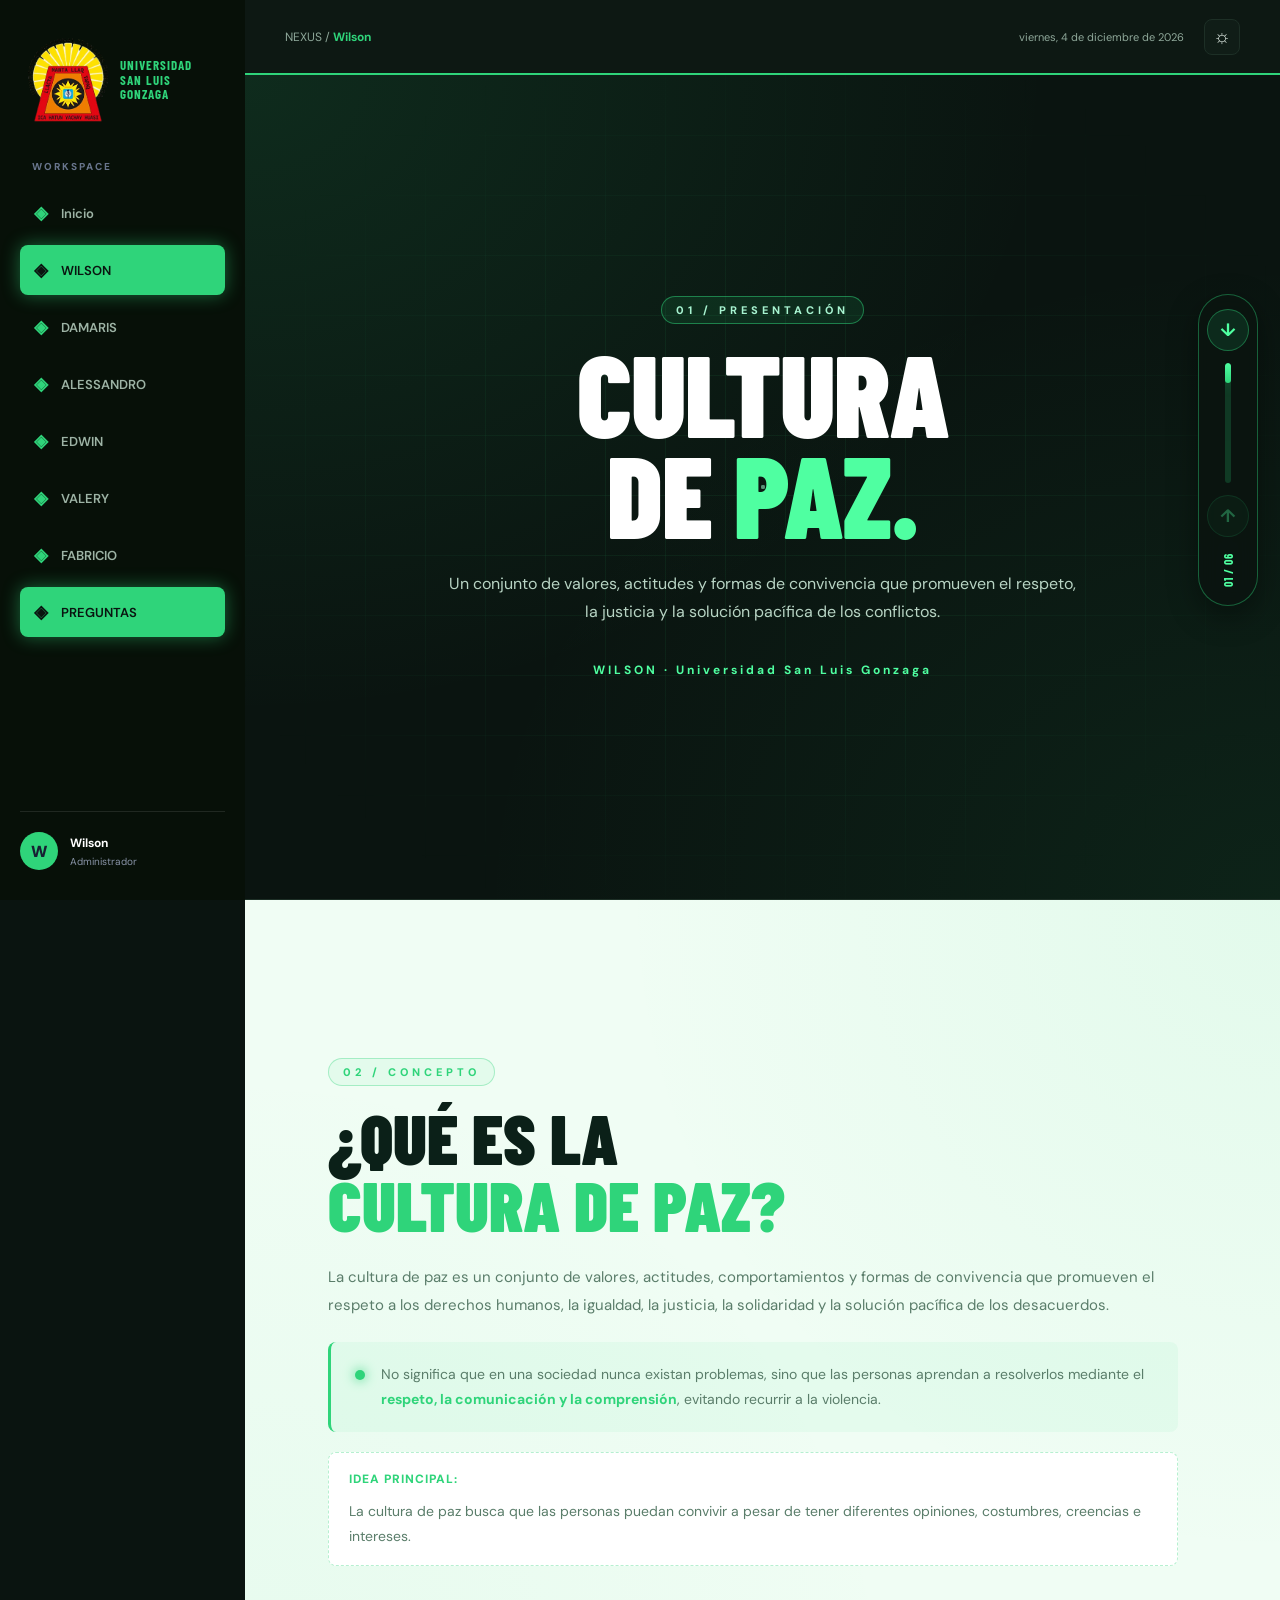
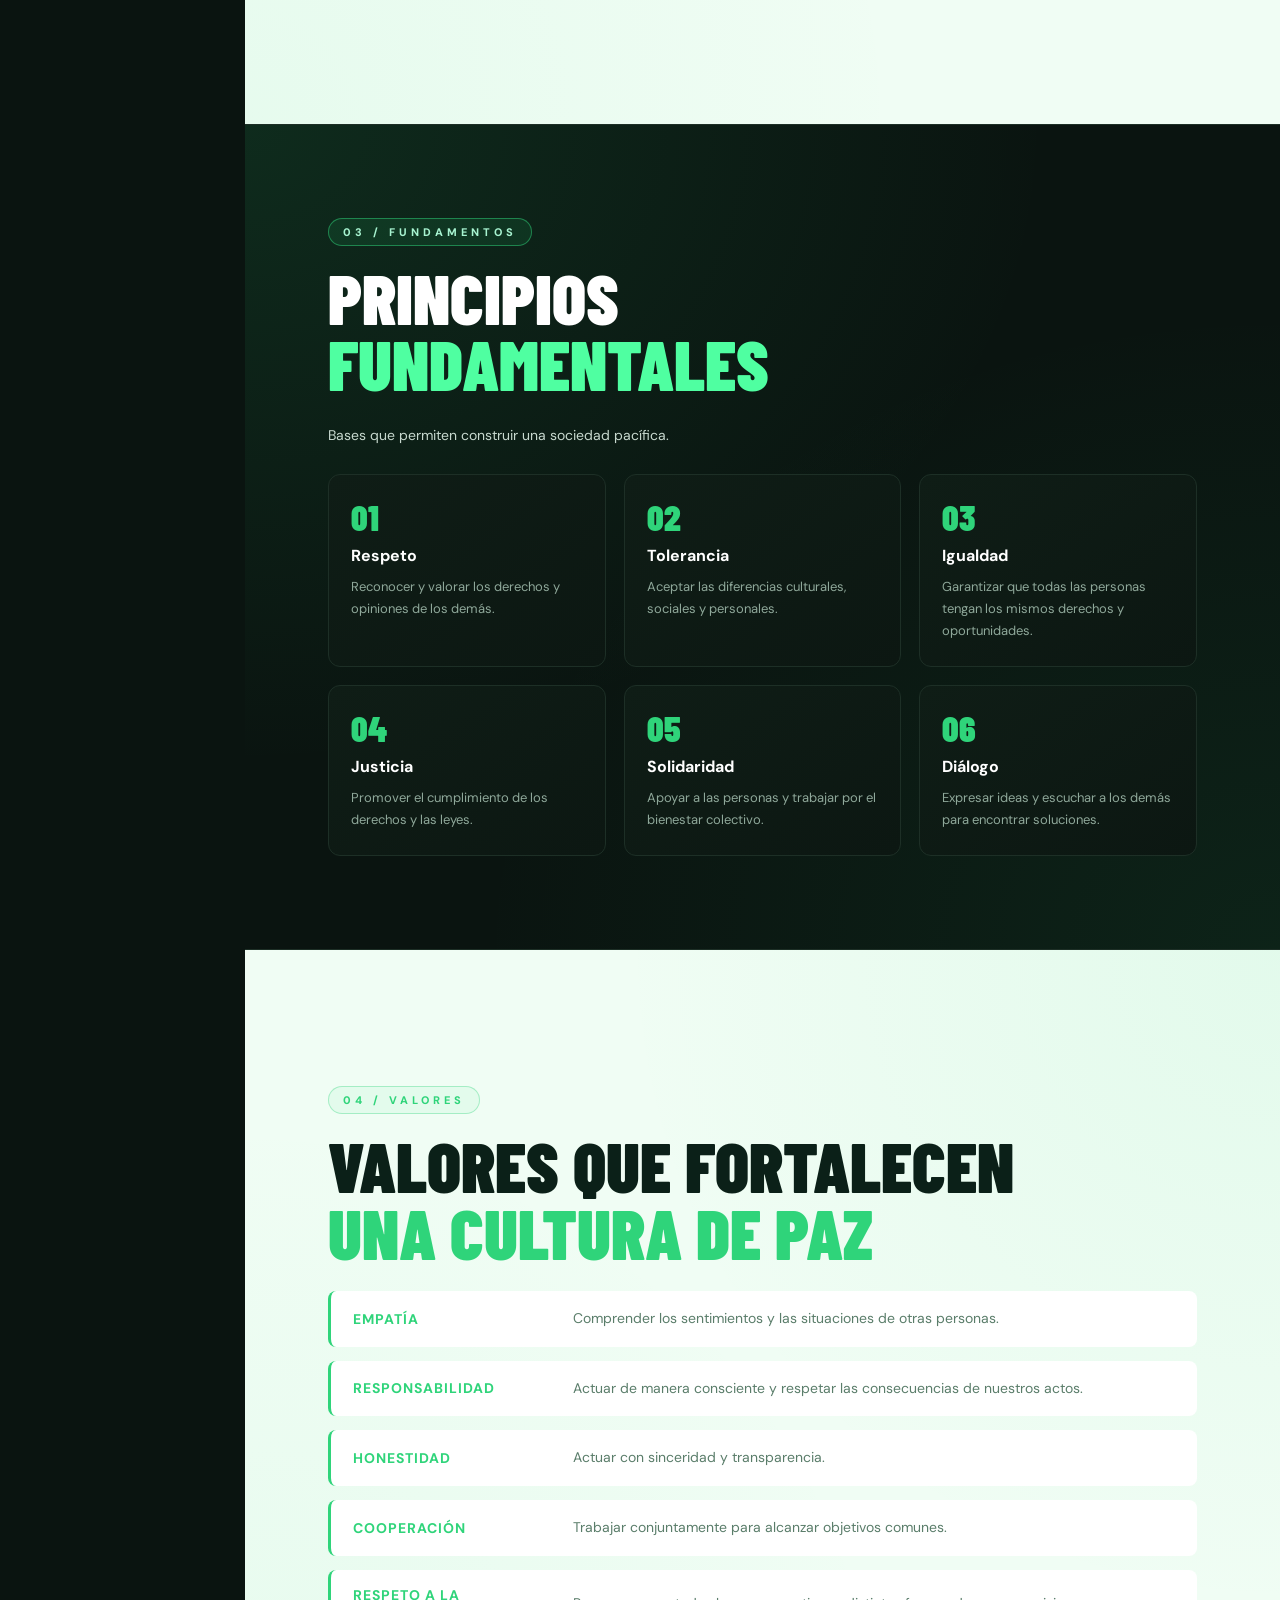
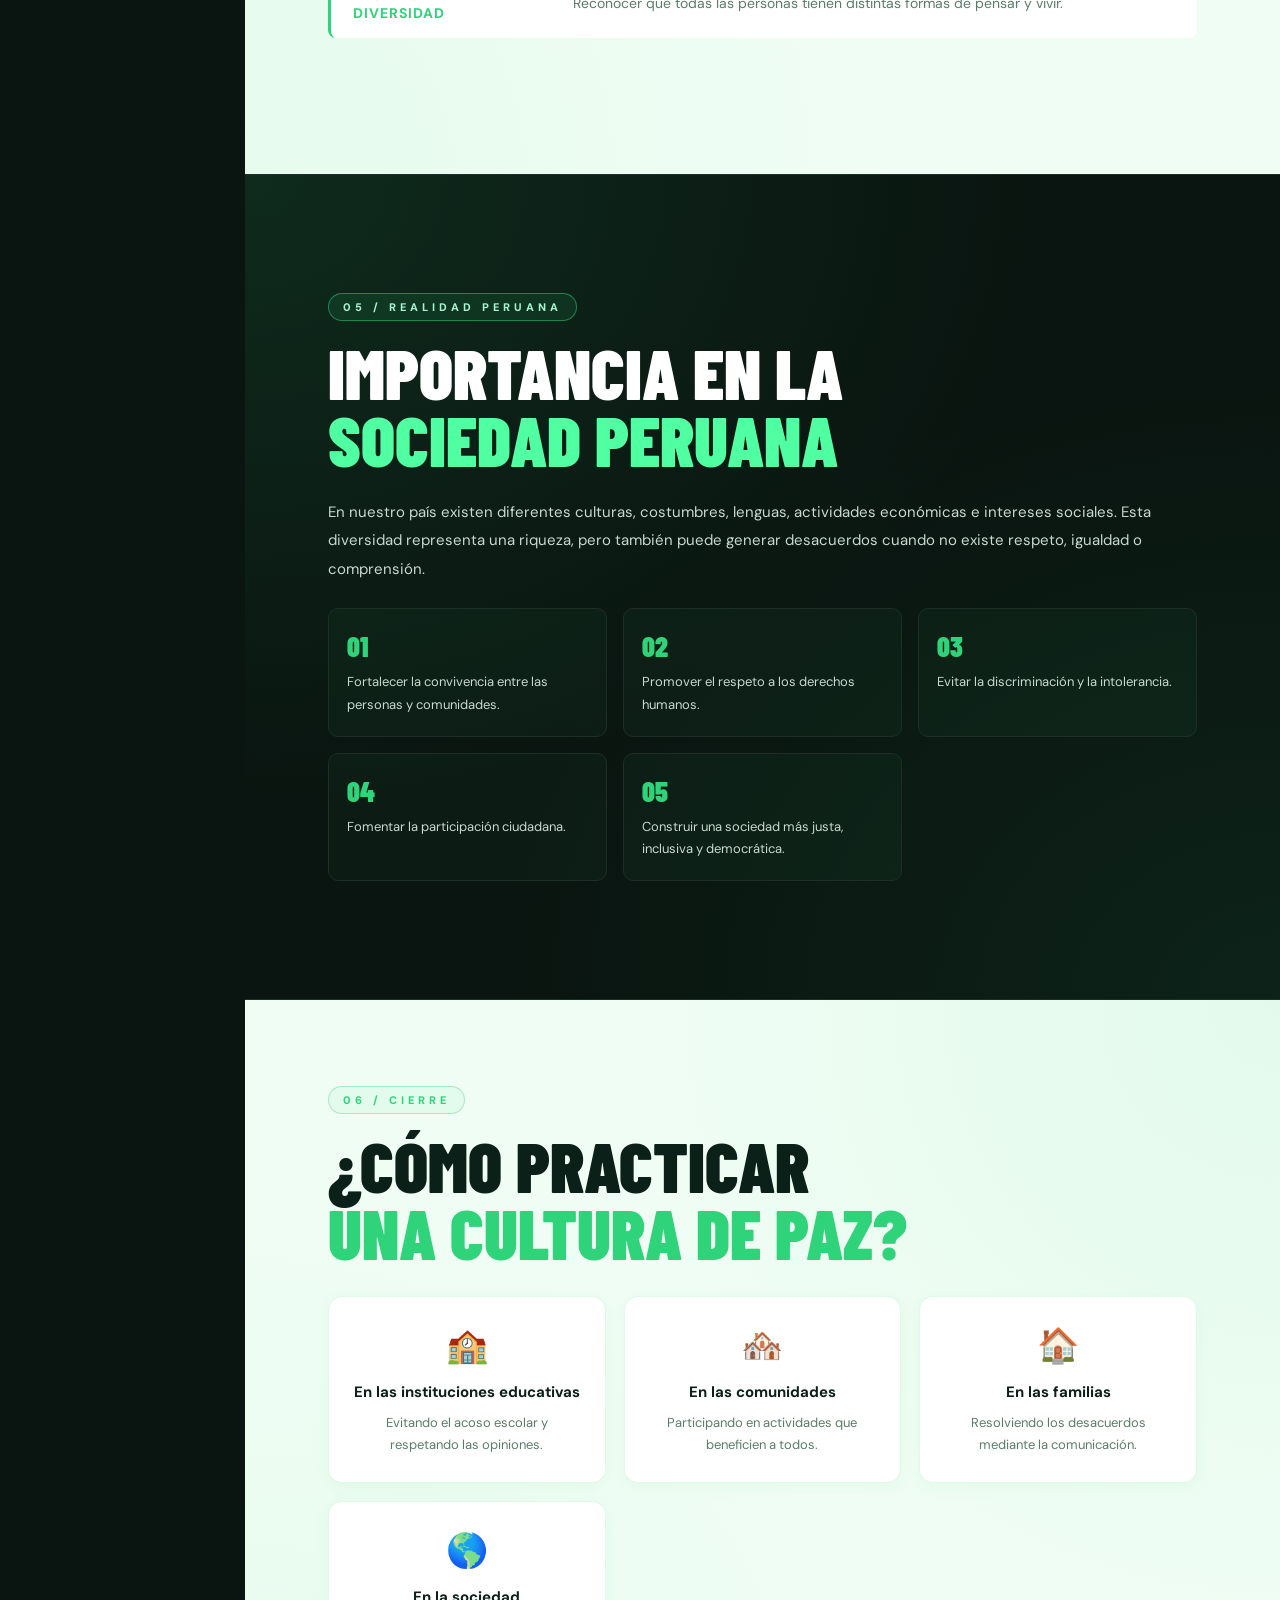
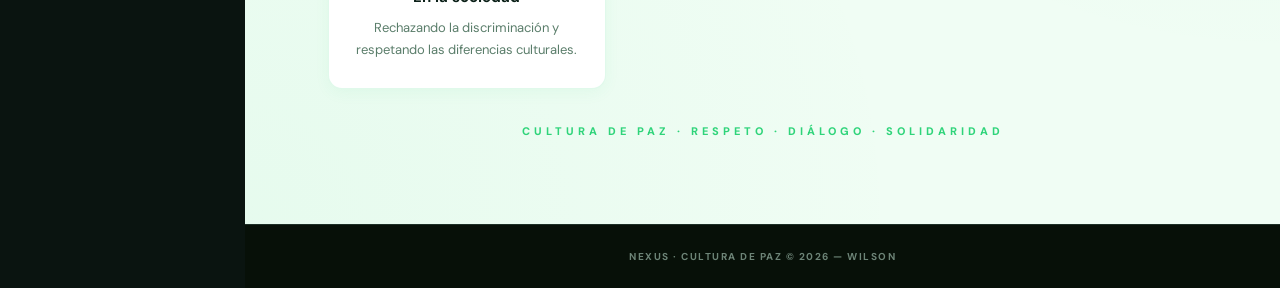
<file: 1_wilson.html>
<!DOCTYPE html>
<html lang="es">
<head>
<meta charset="UTF-8">
<meta name="viewport" content="width=device-width, initial-scale=1">
<title>NEXUS | Wilson — Cultura de Paz</title>
<link href="https://fonts.googleapis.com/css2?family=Barlow+Condensed:wght@500;600;700;800;900&family=DM+Sans:wght@400;500;600;700&display=swap" rel="stylesheet">
<link rel="stylesheet" href="css/style.css">
<link rel="stylesheet" href="css/wilson.css">
</head>
<body class="theme-paz">

<div class="app">

    <!-- ==================== SIDEBAR ==================== -->
    <aside class="sidebar">

        <div class="logo">
            <img src="LOGO.png" alt="Logo institucional">
            <span class="logo-text">UNIVERSIDAD<br>SAN LUIS GONZAGA</span>
        </div>

        <div class="section-label">WORKSPACE</div>

        <a class="nav-item" href="index.html">
            <span class="nav-icon">◈</span><span class="nav-text">Inicio</span>
        </a>
        <a class="nav-item active" href="1_wilson.html">
            <span class="nav-icon">◈</span><span class="nav-text">WILSON</span>
        </a>
        <a class="nav-item" href="2_damaris.html">
            <span class="nav-icon">◈</span><span class="nav-text">DAMARIS</span>
        </a>
        <a class="nav-item" href="3_alessandro.html">
            <span class="nav-icon">◈</span><span class="nav-text">ALESSANDRO</span>
        </a>
        <a class="nav-item" href="4_edwin.html">
            <span class="nav-icon">◈</span><span class="nav-text">EDWIN</span>
        </a>
        <a class="nav-item" href="5_valery.html">
            <span class="nav-icon">◈</span><span class="nav-text">VALERY</span>
        </a>
        <a class="nav-item" href="6_conclusion.html">
            <span class="nav-icon">◈</span><span class="nav-text">FABRICIO</span>
        </a>

        <a class="nav-item active" href="7_preguntas.html">
            <span class="nav-icon">◈</span><span class="nav-text">PREGUNTAS</span>
        </a>
        <div class="sidebar-bottom">
            <div class="profile">
                <div class="avatar">W</div>
                <div class="profile-info">
                    <strong>Wilson</strong>
                    <small>Administrador</small>
                </div>
            </div>
        </div>
    </aside>


    <!-- ==================== MAIN ==================== -->
    <main class="main">

        <header class="topbar">
            <div class="breadcrumb">NEXUS / <strong>Wilson</strong></div>
            <div class="top-actions">
                <span class="date" id="currentDate"></span>
                <button class="icon-btn" id="themeBtn">☼</button>
            </div>
        </header>


        <!-- ==================== PPT WRAPPER ==================== -->
        <div class="ppt-wrapper">

            <!-- SLIDE 1 — PORTADA (con animación de entrada) -->
            <section class="ppt-slide slide-dark paz-slide" data-slide>
                <div class="slide-bg grid-bg"></div>

                <!-- ANIMACIÓN DE ENTRADA: hojas + ondas de paz -->
                <div class="paz-aura">
                    <div class="paz-ring ring-1"></div>
                    <div class="paz-ring ring-2"></div>
                    <div class="paz-ring ring-3"></div>
                    <div class="paz-particles" id="pazParticles"></div>
                </div>

                <div class="slide-content center" style="position:relative; z-index:3;">
                    <span class="ppt-tag">01 / PRESENTACIÓN</span>
                    <h1 class="ppt-title">CULTURA<br>DE <span>PAZ.</span></h1>
                    <p class="ppt-subtitle">
                        Un conjunto de valores, actitudes y formas de convivencia
                        que promueven el respeto, la justicia y la solución pacífica
                        de los conflictos.
                    </p>
                    <div class="ppt-author">WILSON · Universidad San Luis Gonzaga</div>
                </div>
            </section>

            <!-- SLIDE 2 — ¿QUÉ ES? (clara) -->
            <section class="ppt-slide slide-light" data-slide>
                <div class="slide-content wide">
                    <span class="ppt-tag">02 / CONCEPTO</span>
                    <h2 class="ppt-heading">¿QUÉ ES LA<br><span>CULTURA DE PAZ?</span></h2>

                    <p class="ppt-text">
                        La cultura de paz es un conjunto de valores, actitudes,
                        comportamientos y formas de convivencia que promueven
                        el respeto a los derechos humanos, la igualdad, la justicia,
                        la solidaridad y la solución pacífica de los desacuerdos.
                    </p>

                    <div class="ppt-callout">
                        <div class="callout-dot"></div>
                        <p>
                            No significa que en una sociedad nunca existan problemas,
                            sino que las personas aprendan a resolverlos mediante el
                            <strong>respeto, la comunicación y la comprensión</strong>,
                            evitando recurrir a la violencia.
                        </p>
                    </div>

                    <p class="ppt-idea">
                        <span>IDEA PRINCIPAL:</span> La cultura de paz busca que las personas
                        puedan convivir a pesar de tener diferentes opiniones,
                        costumbres, creencias e intereses.
                    </p>
                </div>
            </section>

            <!-- SLIDE 3 — PRINCIPIOS (oscura) -->
            <section class="ppt-slide slide-dark" data-slide>
                <div class="slide-bg"></div>
                <div class="slide-content wide">
                    <span class="ppt-tag">03 / FUNDAMENTOS</span>
                    <h2 class="ppt-heading">PRINCIPIOS<br><span>FUNDAMENTALES</span></h2>
                    <p class="ppt-text small">Bases que permiten construir una sociedad pacífica.</p>

                    <div class="principles-grid">
                        <div class="principle-card"><div class="p-num">01</div><h3>Respeto</h3><p>Reconocer y valorar los derechos y opiniones de los demás.</p></div>
                        <div class="principle-card"><div class="p-num">02</div><h3>Tolerancia</h3><p>Aceptar las diferencias culturales, sociales y personales.</p></div>
                        <div class="principle-card"><div class="p-num">03</div><h3>Igualdad</h3><p>Garantizar que todas las personas tengan los mismos derechos y oportunidades.</p></div>
                        <div class="principle-card"><div class="p-num">04</div><h3>Justicia</h3><p>Promover el cumplimiento de los derechos y las leyes.</p></div>
                        <div class="principle-card"><div class="p-num">05</div><h3>Solidaridad</h3><p>Apoyar a las personas y trabajar por el bienestar colectivo.</p></div>
                        <div class="principle-card"><div class="p-num">06</div><h3>Diálogo</h3><p>Expresar ideas y escuchar a los demás para encontrar soluciones.</p></div>
                    </div>
                </div>
            </section>

            <!-- SLIDE 4 — VALORES (clara) -->
            <section class="ppt-slide slide-light" data-slide>
                <div class="slide-content wide">
                    <span class="ppt-tag">04 / VALORES</span>
                    <h2 class="ppt-heading">VALORES QUE FORTALECEN<br><span>UNA CULTURA DE PAZ</span></h2>

                    <ul class="values-list">
                        <li><strong>Empatía</strong><span>Comprender los sentimientos y las situaciones de otras personas.</span></li>
                        <li><strong>Responsabilidad</strong><span>Actuar de manera consciente y respetar las consecuencias de nuestros actos.</span></li>
                        <li><strong>Honestidad</strong><span>Actuar con sinceridad y transparencia.</span></li>
                        <li><strong>Cooperación</strong><span>Trabajar conjuntamente para alcanzar objetivos comunes.</span></li>
                        <li><strong>Respeto a la diversidad</strong><span>Reconocer que todas las personas tienen distintas formas de pensar y vivir.</span></li>
                    </ul>
                </div>
            </section>

            <!-- SLIDE 5 — IMPORTANCIA EN PERÚ (oscura) -->
            <section class="ppt-slide slide-dark" data-slide>
                <div class="slide-bg"></div>
                <div class="slide-content wide">
                    <span class="ppt-tag">05 / REALIDAD PERUANA</span>
                    <h2 class="ppt-heading">IMPORTANCIA EN LA<br><span>SOCIEDAD PERUANA</span></h2>

                    <p class="ppt-text">
                        En nuestro país existen diferentes culturas, costumbres, lenguas,
                        actividades económicas e intereses sociales. Esta diversidad
                        representa una riqueza, pero también puede generar desacuerdos
                        cuando no existe respeto, igualdad o comprensión.
                    </p>

                    <div class="reasons-grid">
                        <div class="reason"><span>01</span><p>Fortalecer la convivencia entre las personas y comunidades.</p></div>
                        <div class="reason"><span>02</span><p>Promover el respeto a los derechos humanos.</p></div>
                        <div class="reason"><span>03</span><p>Evitar la discriminación y la intolerancia.</p></div>
                        <div class="reason"><span>04</span><p>Fomentar la participación ciudadana.</p></div>
                        <div class="reason"><span>05</span><p>Construir una sociedad más justa, inclusiva y democrática.</p></div>
                    </div>
                </div>
            </section>

            <!-- SLIDE 6 — PRÁCTICA COTIDIANA + CIERRE (clara) -->
            <section class="ppt-slide slide-light final paz-slide" data-slide>
                <div class="paz-aura final-aura">
                    <div class="paz-ring ring-1"></div>
                    <div class="paz-ring ring-2"></div>
                    <div class="paz-particles" id="pazParticles2"></div>
                </div>

                <div class="slide-content" style="position:relative; z-index:3;">
                    <span class="ppt-tag">06 / CIERRE</span>
                    <h2 class="ppt-heading">¿CÓMO PRACTICAR<br><span>UNA CULTURA DE PAZ?</span></h2>

                    <div class="practice-grid">
                        <div class="practice-card">
                            <div class="p-icon">🏫</div>
                            <h3>En las instituciones educativas</h3>
                            <p>Evitando el acoso escolar y respetando las opiniones.</p>
                        </div>
                        <div class="practice-card">
                            <div class="p-icon">🏘️</div>
                            <h3>En las comunidades</h3>
                            <p>Participando en actividades que beneficien a todos.</p>
                        </div>
                        <div class="practice-card">
                            <div class="p-icon">🏠</div>
                            <h3>En las familias</h3>
                            <p>Resolviendo los desacuerdos mediante la comunicación.</p>
                        </div>
                        <div class="practice-card">
                            <div class="p-icon">🌎</div>
                            <h3>En la sociedad</h3>
                            <p>Rechazando la discriminación y respetando las diferencias culturales.</p>
                        </div>
                    </div>

                    <p class="ppt-final">CULTURA DE PAZ · RESPETO · DIÁLOGO · SOLIDARIDAD</p>
                </div>
            </section>

        </div>

        <!-- BOTÓN LATERAL DE NAVEGACIÓN -->
        <div class="ppt-nav">
            <button class="ppt-nav-btn" id="navDown" aria-label="Bajar sección">↓</button>
            <div class="ppt-progress"><div class="ppt-progress-fill" id="progressFill"></div></div>
            <button class="ppt-nav-btn" id="navUp" aria-label="Subir sección">↑</button>
            <span class="ppt-counter" id="slideCounter">01 / 06</span>
        </div>

        <footer class="footer">NEXUS · CULTURA DE PAZ © 2026 — WILSON</footer>

    </main>
</div>

<script>
/* ===== FECHA ===== */
const currentDate = document.getElementById("currentDate");
if (currentDate) {
    currentDate.textContent = new Date().toLocaleDateString("es-PE", {
        weekday: "long", day: "numeric", month: "long", year: "numeric"
    });
}

/* ===== MODO OSCURO ===== */
const themeBtn = document.getElementById("themeBtn");
if (themeBtn) {
    themeBtn.addEventListener("click", () => {
        document.body.classList.toggle("dark");
        themeBtn.textContent = document.body.classList.contains("dark") ? "☾" : "☼";
    });
}

/* ===== NAVEGACIÓN PPT ===== */
const slides = document.querySelectorAll("[data-slide]");
const navDown = document.getElementById("navDown");
const navUp = document.getElementById("navUp");
const progressFill = document.getElementById("progressFill");
const slideCounter = document.getElementById("slideCounter");
let current = 0;

function goToSlide(i) {
    current = Math.max(0, Math.min(slides.length - 1, i));
    slides[current].scrollIntoView({ behavior: "smooth", block: "start" });
    updateNav();
}

function updateNav() {
    let activeIndex = 0;
    slides.forEach((s, i) => {
        const rect = s.getBoundingClientRect();
        if (rect.top <= window.innerHeight / 2 && rect.bottom >= window.innerHeight / 2) {
            activeIndex = i;
        }
    });
    current = activeIndex;

    const pct = ((current + 1) / slides.length) * 100;
    if (progressFill) progressFill.style.height = pct + "%";
    if (slideCounter) slideCounter.textContent =
        String(current + 1).padStart(2, "0") + " / " + String(slides.length).padStart(2, "0");

    if (navUp) navUp.style.opacity = current === 0 ? "0.35" : "1";
    if (navDown) navDown.style.opacity = current === slides.length - 1 ? "0.35" : "1";
}

if (navDown) navDown.addEventListener("click", () => goToSlide(current + 1));
if (navUp)   navUp.addEventListener("click",   () => goToSlide(current - 1));

window.addEventListener("scroll", updateNav, { passive: true });
window.addEventListener("resize", updateNav);
updateNav();

document.addEventListener("keydown", (e) => {
    if (e.key === "ArrowDown" || e.key === "PageDown") goToSlide(current + 1);
    if (e.key === "ArrowUp"   || e.key === "PageUp")   goToSlide(current - 1);
});

/* ===== PARTÍCULAS DE PAZ (hojas flotantes) ===== */
function createPazParticles(containerId) {
    const container = document.getElementById(containerId);
    if (!container) return;
    for (let i = 0; i < 30; i++) {
        const p = document.createElement("div");
        p.className = "paz-particle";
        p.style.left = Math.random() * 100 + "%";
        p.style.top = Math.random() * 100 + "%";
        p.style.animationDelay = (Math.random() * 6) + "s";
        p.style.animationDuration = (5 + Math.random() * 5) + "s";
        const size = 4 + Math.random() * 6;
        p.style.width = size + "px";
        p.style.height = size + "px";
        container.appendChild(p);
    }
}
createPazParticles("pazParticles");
createPazParticles("pazParticles2");
</script>

</body>
</html>
</file>
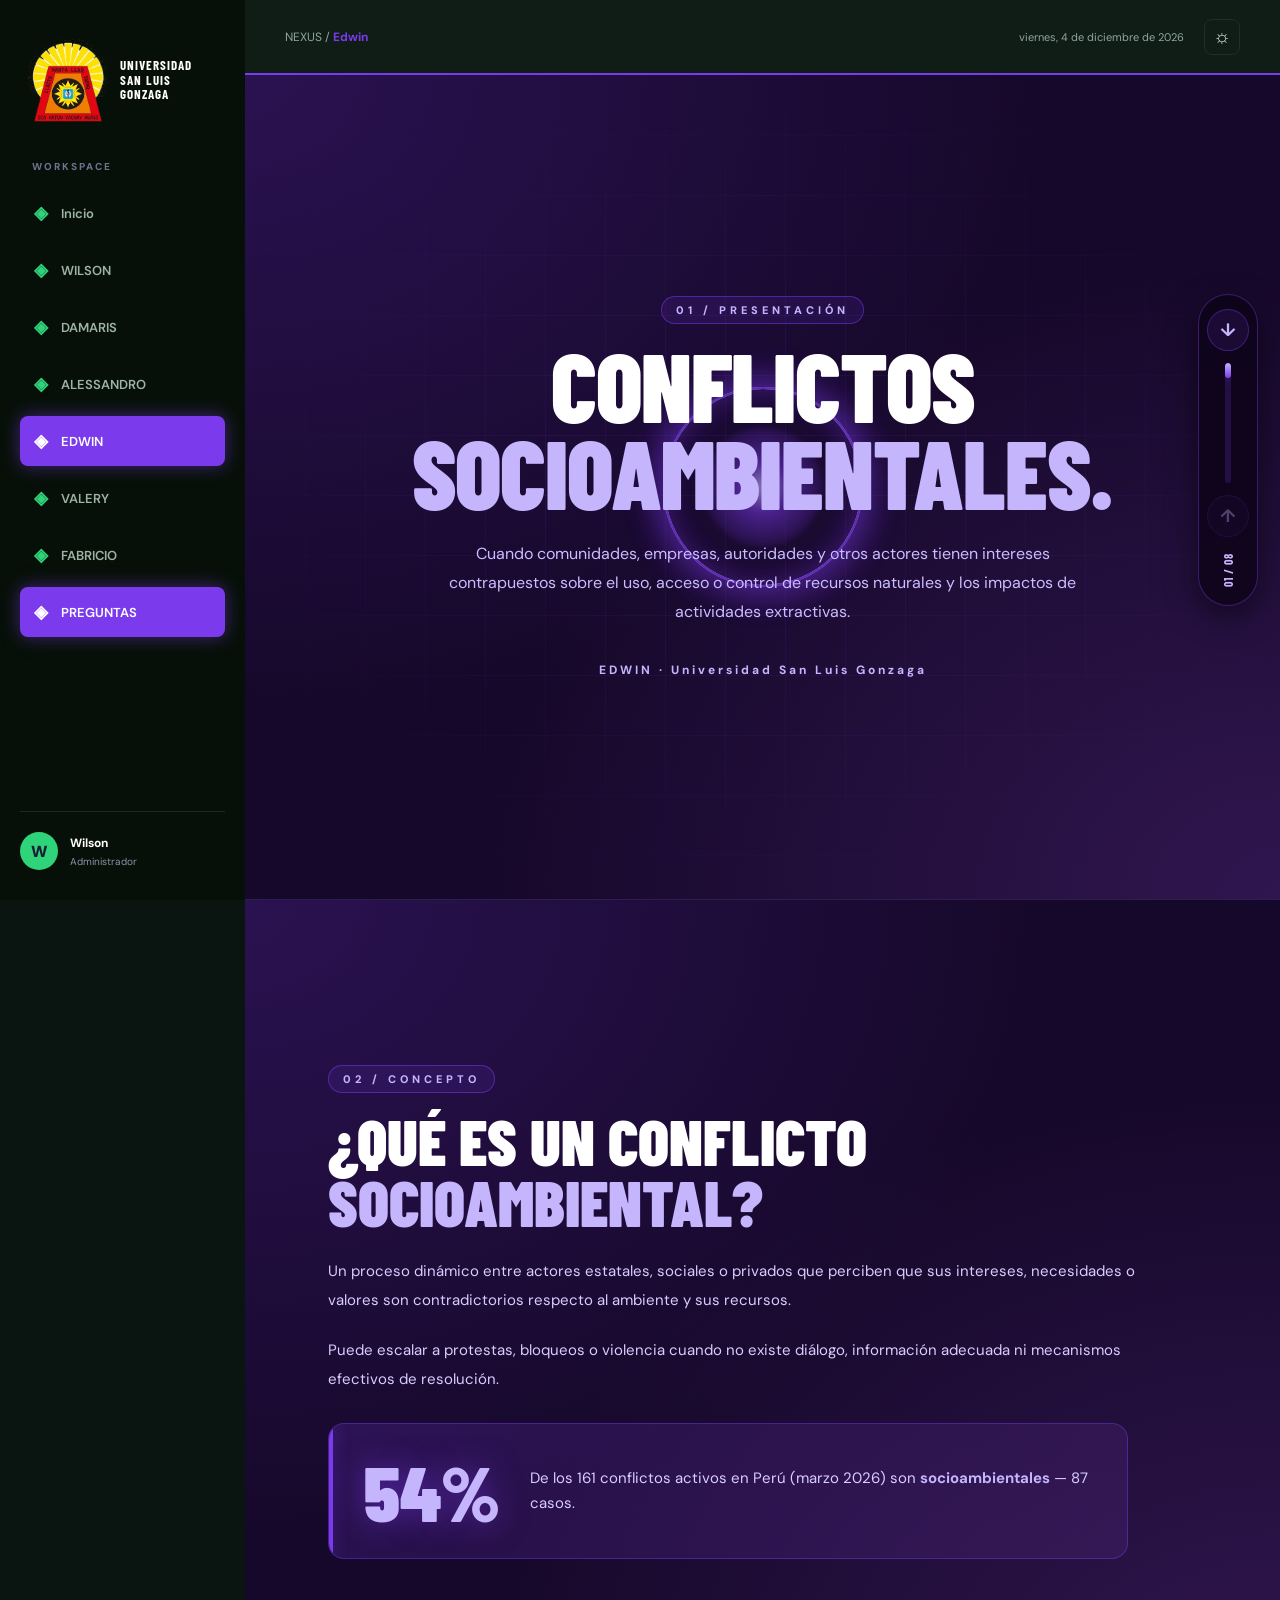
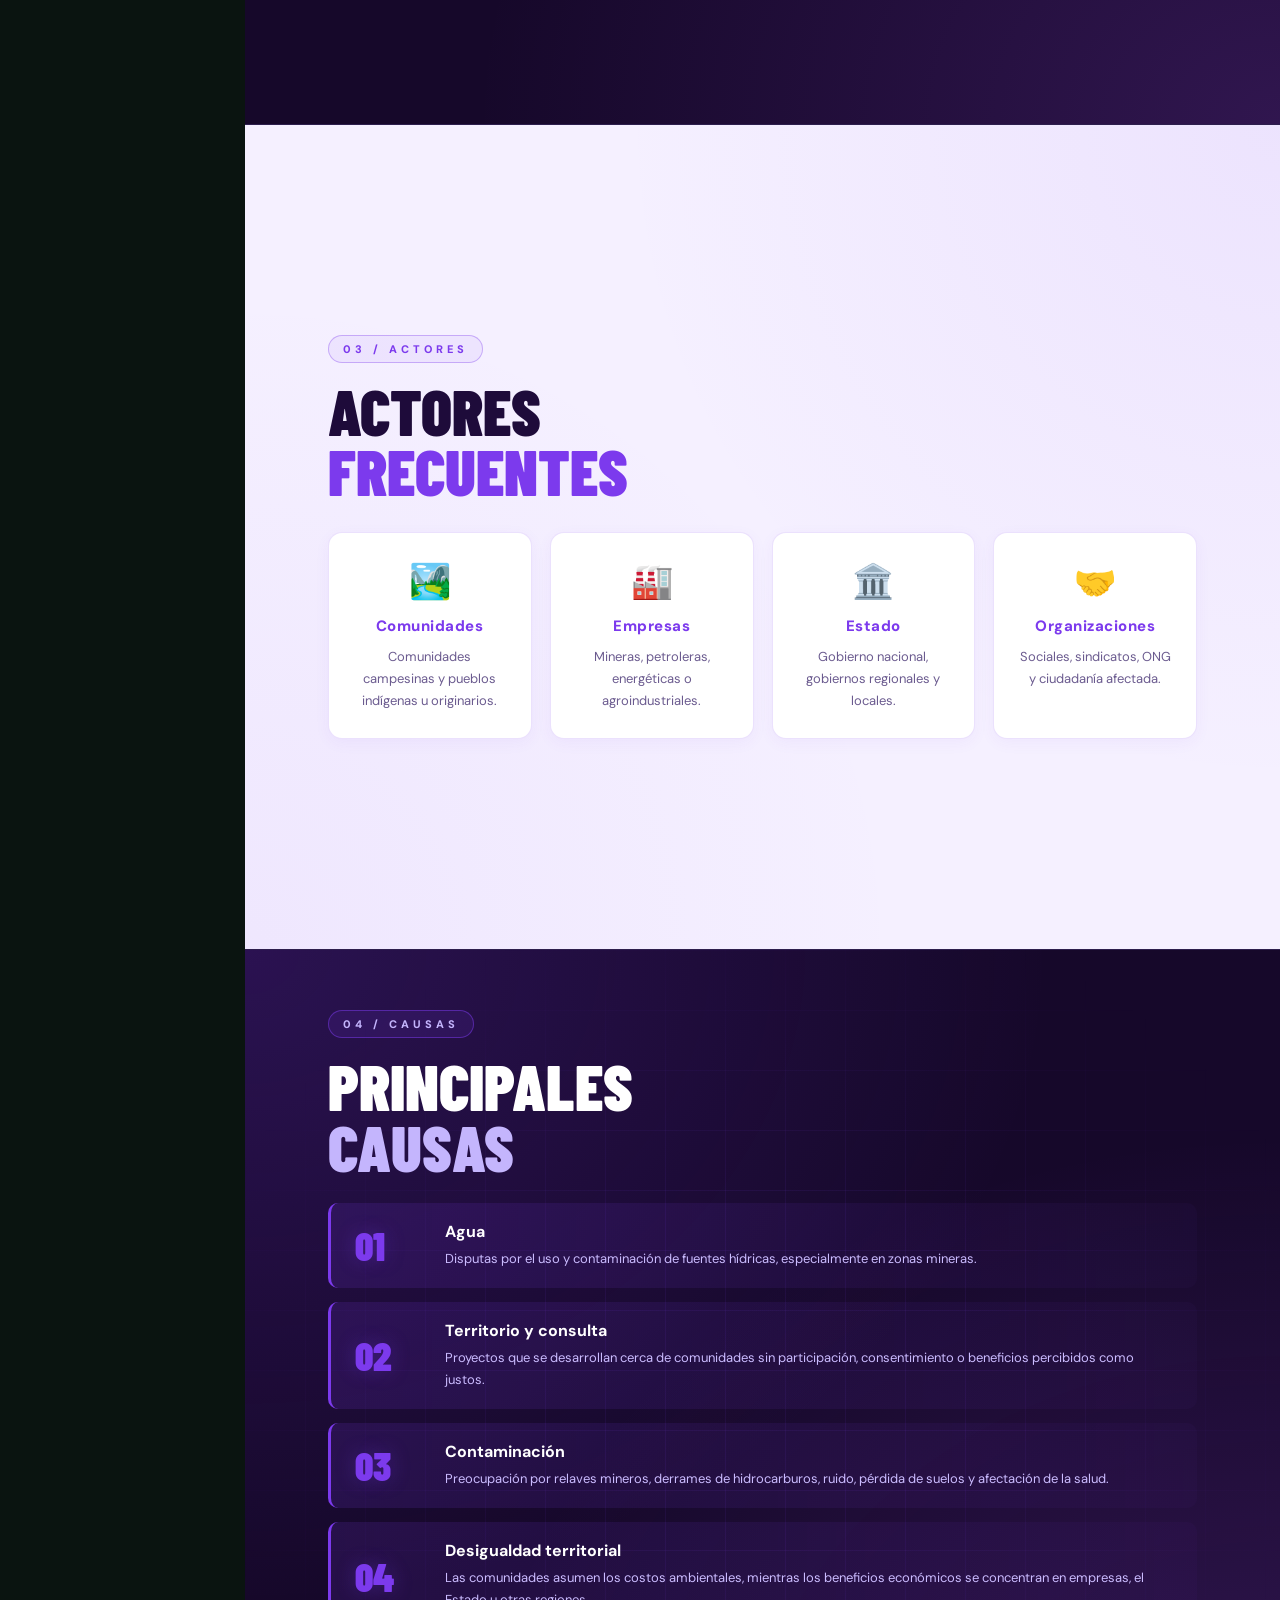
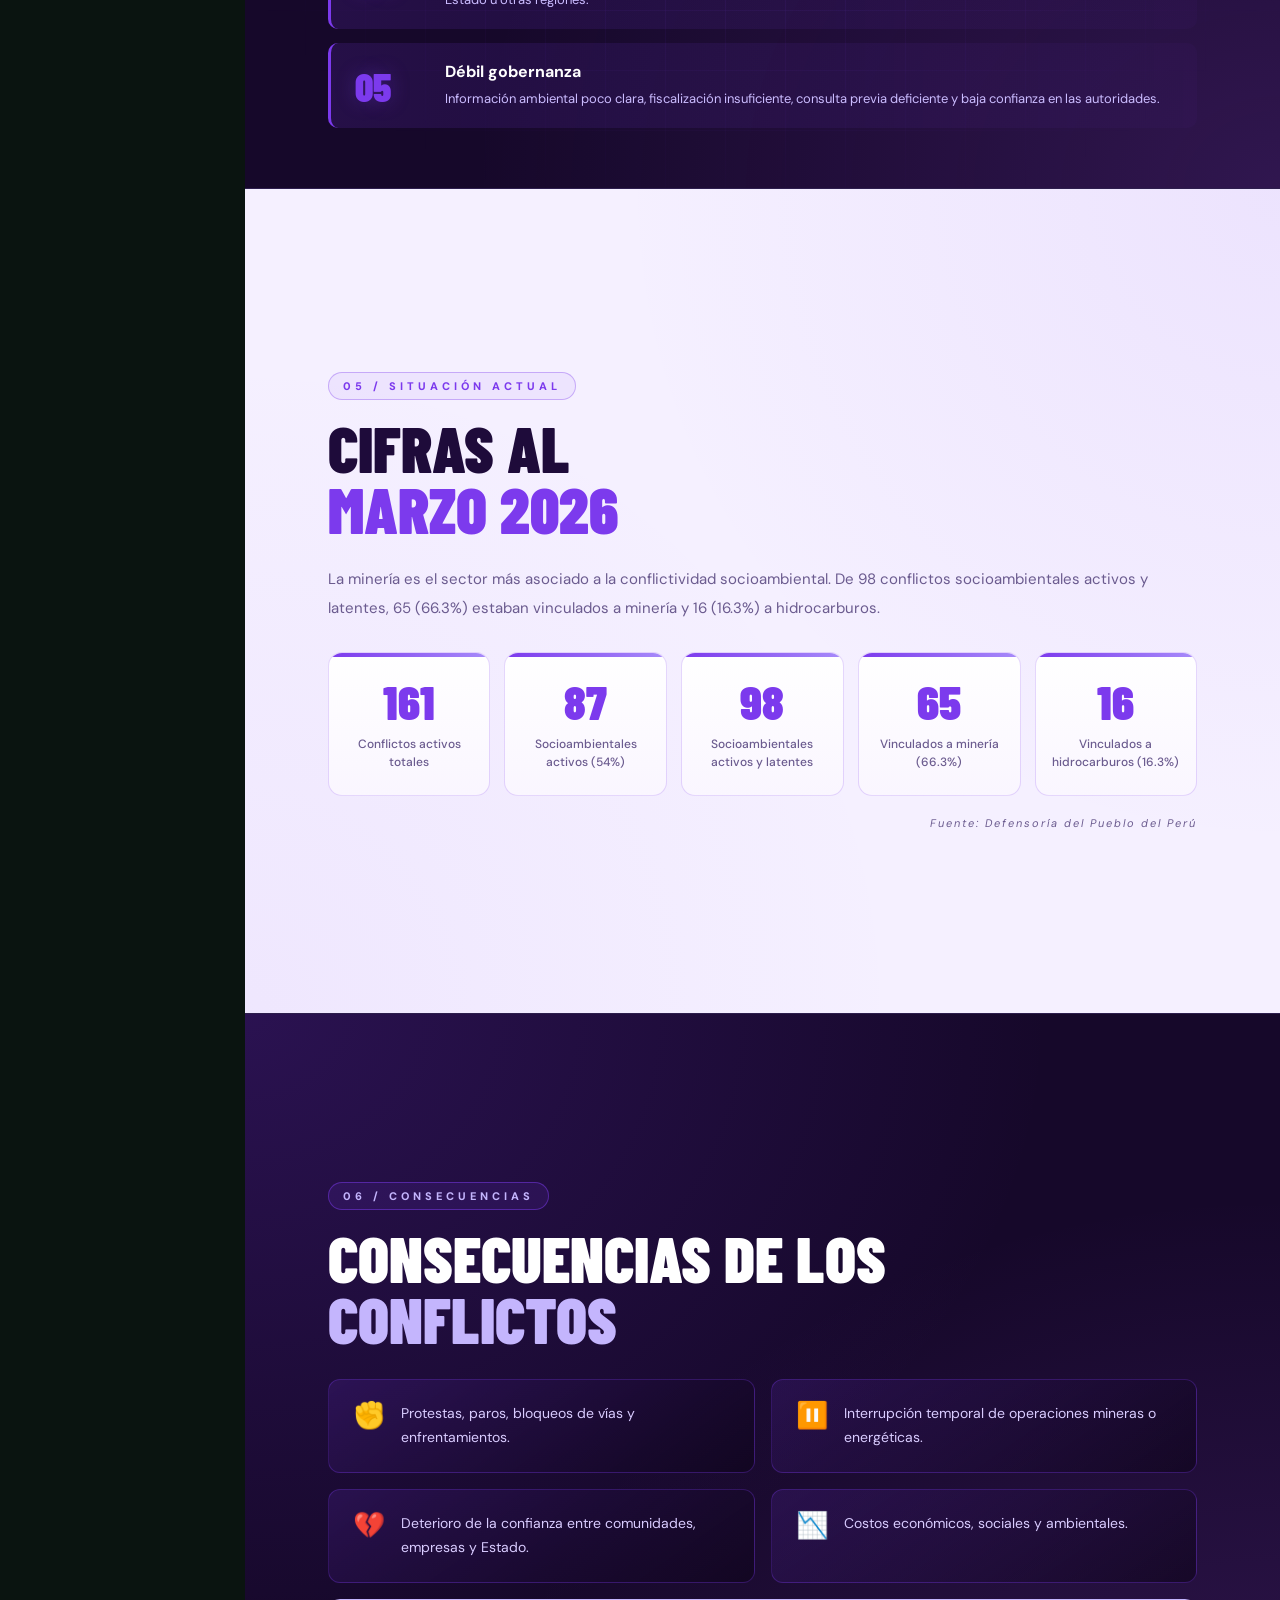
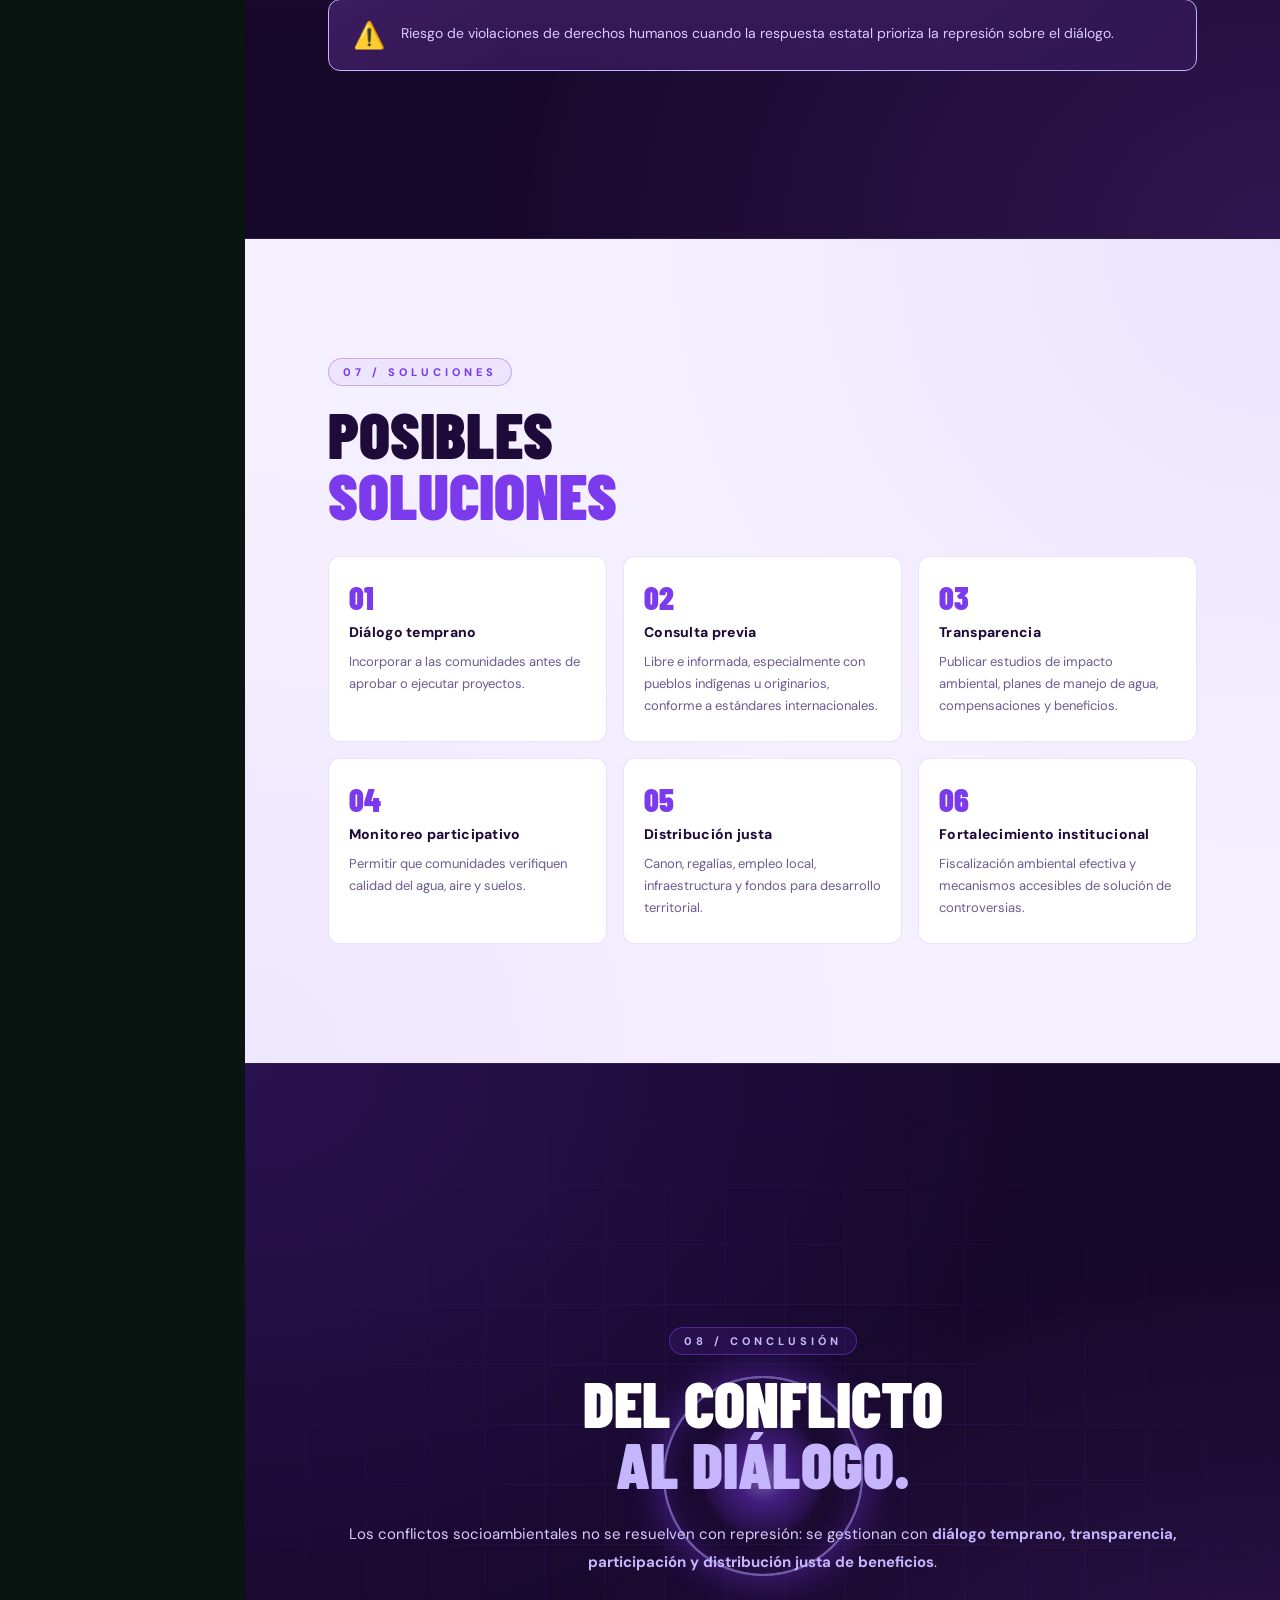
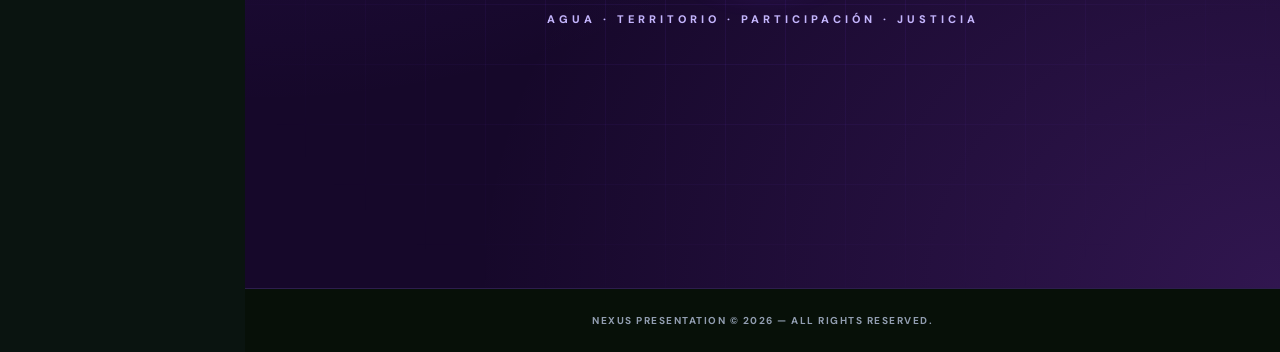
<file: 4_edwin.html>
<!DOCTYPE html>
<html lang="es">
<head>
<meta charset="UTF-8">
<meta name="viewport" content="width=device-width, initial-scale=1">
<title>NEXUS | Edwin — Conflictos Socioambientales</title>
<link href="https://fonts.googleapis.com/css2?family=Barlow+Condensed:wght@500;600;700;800;900&family=DM+Sans:wght@400;500;600;700&display=swap" rel="stylesheet">
<link rel="stylesheet" href="css/style.css">
<link rel="stylesheet" href="css/edwin.css">
</head>
<body class="theme-purpura">

<div class="app">

    <!-- ==================== SIDEBAR ==================== -->
    <aside class="sidebar">
        <div class="logo">
            <img src="LOGO.png" alt="Logo institucional">
            <span class="logo-text">UNIVERSIDAD<br>SAN LUIS GONZAGA</span>
        </div>

        <div class="section-label">WORKSPACE</div>

        <a class="nav-item" href="index.html">
            <span class="nav-icon">◈</span>
            <span class="nav-text">Inicio</span>
        </a>
        <a class="nav-item" href="1_wilson.html">
            <span class="nav-icon">◈</span>
            <span class="nav-text">WILSON</span>
        </a>
        <a class="nav-item" href="2_damaris.html">
            <span class="nav-icon">◈</span>
            <span class="nav-text">DAMARIS</span>
        </a>
        <a class="nav-item" href="3_alessandro.html">
            <span class="nav-icon">◈</span>
            <span class="nav-text">ALESSANDRO</span>
        </a>
        <a class="nav-item active" href="4_edwin.html">
            <span class="nav-icon">◈</span>
            <span class="nav-text">EDWIN</span>
        </a>
        <a class="nav-item" href="5_valery.html">
            <span class="nav-icon">◈</span>
            <span class="nav-text">VALERY</span>
        </a>

        <a class="nav-item" href="6_conclusion.html">
            <span class="nav-icon">◈</span><span class="nav-text">FABRICIO</span>
        </a>

        <a class="nav-item active" href="7_preguntas.html">
            <span class="nav-icon">◈</span><span class="nav-text">PREGUNTAS</span>
        </a>
        <div class="sidebar-bottom">
            <div class="profile">
                <div class="avatar">W</div>
                <div class="profile-info">
                    <strong>Wilson</strong>
                    <small>Administrador</small>
                </div>
            </div>
        </div>
    </aside>


    <!-- ==================== MAIN ==================== -->
    <main class="main">

        <header class="topbar">
            <div class="breadcrumb">NEXUS / <strong>Edwin</strong></div>
            <div class="top-actions">
                <span class="date" id="currentDate"></span>
                <button class="icon-btn" id="themeBtn">☼</button>
            </div>
        </header>


        <!-- ==================== PPT WRAPPER ==================== -->
        <div class="ppt-wrapper">

            <!-- SLIDE 1 — PORTADA con animación Gojo -->
            <section class="ppt-slide slide-dark" data-slide>
                <div class="slide-bg grid-bg"></div>

                <!-- Animación Gojo: energía púrpura -->
                <div class="gojo-aura">
                    <div class="gojo-ring ring-1"></div>
                    <div class="gojo-ring ring-2"></div>
                    <div class="gojo-ring ring-3"></div>
                    <div class="gojo-core"></div>
                    <div class="gojo-particles" id="gojoParticles"></div>
                </div>

                <div class="slide-content center" style="position:relative; z-index:3;">
                    <span class="ppt-tag">01 / PRESENTACIÓN</span>
                    <h1 class="ppt-title">CONFLICTOS<br><span>SOCIOAMBIENTALES.</span></h1>
                    <p class="ppt-subtitle">
                        Cuando comunidades, empresas, autoridades y otros actores tienen
                        intereses contrapuestos sobre el uso, acceso o control de recursos
                        naturales y los impactos de actividades extractivas.
                    </p>
                    <div class="ppt-author">EDWIN · Universidad San Luis Gonzaga</div>
                </div>
            </section>

            <!-- SLIDE 2 — ¿QUÉ SON? (oscura púrpura) -->
            <section class="ppt-slide slide-dark" data-slide>
                <div class="slide-bg"></div>
                <div class="slide-content wide">
                    <span class="ppt-tag">02 / CONCEPTO</span>
                    <h2 class="ppt-heading">¿QUÉ ES UN CONFLICTO<br><span>SOCIOAMBIENTAL?</span></h2>

                    <p class="ppt-text">
                        Un proceso dinámico entre actores estatales, sociales o privados
                        que perciben que sus intereses, necesidades o valores son
                        contradictorios respecto al ambiente y sus recursos.
                    </p>

                    <p class="ppt-text">
                        Puede escalar a protestas, bloqueos o violencia cuando no existe
                        diálogo, información adecuada ni mecanismos efectivos de resolución.
                    </p>

                    <div class="highlight-stat">
                        <div class="stat-number">54%</div>
                        <div class="stat-desc">
                            De los 161 conflictos activos en Perú (marzo 2026)
                            son <strong>socioambientales</strong> — 87 casos.
                        </div>
                    </div>
                </div>
            </section>

            <!-- SLIDE 3 — ACTORES (CLARA / lavanda) -->
            <section class="ppt-slide slide-light" data-slide>
                <div class="slide-content wide">
                    <span class="ppt-tag">03 / ACTORES</span>
                    <h2 class="ppt-heading">ACTORES<br><span>FRECUENTES</span></h2>

                    <div class="actors-grid">
                        <div class="actor-card">
                            <div class="a-icon">🏞️</div>
                            <h3>Comunidades</h3>
                            <p>Comunidades campesinas y pueblos indígenas u originarios.</p>
                        </div>
                        <div class="actor-card">
                            <div class="a-icon">🏭</div>
                            <h3>Empresas</h3>
                            <p>Mineras, petroleras, energéticas o agroindustriales.</p>
                        </div>
                        <div class="actor-card">
                            <div class="a-icon">🏛️</div>
                            <h3>Estado</h3>
                            <p>Gobierno nacional, gobiernos regionales y locales.</p>
                        </div>
                        <div class="actor-card">
                            <div class="a-icon">🤝</div>
                            <h3>Organizaciones</h3>
                            <p>Sociales, sindicatos, ONG y ciudadanía afectada.</p>
                        </div>
                    </div>
                </div>
            </section>

            <!-- SLIDE 4 — CAUSAS (oscura púrpura) -->
            <section class="ppt-slide slide-dark" data-slide>
                <div class="slide-bg grid-bg"></div>
                <div class="slide-content wide">
                    <span class="ppt-tag">04 / CAUSAS</span>
                    <h2 class="ppt-heading">PRINCIPALES<br><span>CAUSAS</span></h2>

                    <div class="causes-list">
                        <div class="cause-item">
                            <div class="c-num">01</div>
                            <div class="c-content">
                                <h3>Agua</h3>
                                <p>Disputas por el uso y contaminación de fuentes hídricas, especialmente en zonas mineras.</p>
                            </div>
                        </div>
                        <div class="cause-item">
                            <div class="c-num">02</div>
                            <div class="c-content">
                                <h3>Territorio y consulta</h3>
                                <p>Proyectos que se desarrollan cerca de comunidades sin participación, consentimiento o beneficios percibidos como justos.</p>
                            </div>
                        </div>
                        <div class="cause-item">
                            <div class="c-num">03</div>
                            <div class="c-content">
                                <h3>Contaminación</h3>
                                <p>Preocupación por relaves mineros, derrames de hidrocarburos, ruido, pérdida de suelos y afectación de la salud.</p>
                            </div>
                        </div>
                        <div class="cause-item">
                            <div class="c-num">04</div>
                            <div class="c-content">
                                <h3>Desigualdad territorial</h3>
                                <p>Las comunidades asumen los costos ambientales, mientras los beneficios económicos se concentran en empresas, el Estado u otras regiones.</p>
                            </div>
                        </div>
                        <div class="cause-item">
                            <div class="c-num">05</div>
                            <div class="c-content">
                                <h3>Débil gobernanza</h3>
                                <p>Información ambiental poco clara, fiscalización insuficiente, consulta previa deficiente y baja confianza en las autoridades.</p>
                            </div>
                        </div>
                    </div>
                </div>
            </section>

            <!-- SLIDE 5 — SITUACIÓN ACTUAL (CLARA / lavanda) -->
            <section class="ppt-slide slide-light" data-slide>
                <div class="slide-content wide">
                    <span class="ppt-tag">05 / SITUACIÓN ACTUAL</span>
                    <h2 class="ppt-heading">CIFRAS AL<br><span>MARZO 2026</span></h2>

                    <p class="ppt-text">
                        La minería es el sector más asociado a la conflictividad socioambiental.
                        De 98 conflictos socioambientales activos y latentes, 65 (66.3%) estaban
                        vinculados a minería y 16 (16.3%) a hidrocarburos.
                    </p>

                    <div class="stats-grid">
                        <div class="stat-card">
                            <div class="s-big">161</div>
                            <div class="s-label">Conflictos activos totales</div>
                        </div>
                        <div class="stat-card">
                            <div class="s-big">87</div>
                            <div class="s-label">Socioambientales activos (54%)</div>
                        </div>
                        <div class="stat-card">
                            <div class="s-big">98</div>
                            <div class="s-label">Socioambientales activos y latentes</div>
                        </div>
                        <div class="stat-card">
                            <div class="s-big">65</div>
                            <div class="s-label">Vinculados a minería (66.3%)</div>
                        </div>
                        <div class="stat-card">
                            <div class="s-big">16</div>
                            <div class="s-label">Vinculados a hidrocarburos (16.3%)</div>
                        </div>
                    </div>

                    <p class="ppt-source">Fuente: Defensoría del Pueblo del Perú</p>
                </div>
            </section>

            <!-- SLIDE 6 — CONSECUENCIAS (oscura púrpura) -->
            <section class="ppt-slide slide-dark" data-slide>
                <div class="slide-bg"></div>
                <div class="slide-content wide">
                    <span class="ppt-tag">06 / CONSECUENCIAS</span>
                    <h2 class="ppt-heading">CONSECUENCIAS DE LOS<br><span>CONFLICTOS</span></h2>

                    <div class="consequences-list">
                        <div class="cons-card">
                            <div class="cons-icon">✊</div>
                            <p>Protestas, paros, bloqueos de vías y enfrentamientos.</p>
                        </div>
                        <div class="cons-card">
                            <div class="cons-icon">⏸️</div>
                            <p>Interrupción temporal de operaciones mineras o energéticas.</p>
                        </div>
                        <div class="cons-card">
                            <div class="cons-icon">💔</div>
                            <p>Deterioro de la confianza entre comunidades, empresas y Estado.</p>
                        </div>
                        <div class="cons-card">
                            <div class="cons-icon">📉</div>
                            <p>Costos económicos, sociales y ambientales.</p>
                        </div>
                        <div class="cons-card wide-card">
                            <div class="cons-icon">⚠️</div>
                            <p>Riesgo de violaciones de derechos humanos cuando la respuesta estatal prioriza la represión sobre el diálogo.</p>
                        </div>
                    </div>
                </div>
            </section>

            <!-- SLIDE 7 — SOLUCIONES (CLARA / lavanda) -->
            <section class="ppt-slide slide-light" data-slide>
                <div class="slide-content wide">
                    <span class="ppt-tag">07 / SOLUCIONES</span>
                    <h2 class="ppt-heading">POSIBLES<br><span>SOLUCIONES</span></h2>

                    <div class="solutions-grid">
                        <div class="sol-card">
                            <div class="sol-num">01</div>
                            <h3>Diálogo temprano</h3>
                            <p>Incorporar a las comunidades antes de aprobar o ejecutar proyectos.</p>
                        </div>
                        <div class="sol-card">
                            <div class="sol-num">02</div>
                            <h3>Consulta previa</h3>
                            <p>Libre e informada, especialmente con pueblos indígenas u originarios, conforme a estándares internacionales.</p>
                        </div>
                        <div class="sol-card">
                            <div class="sol-num">03</div>
                            <h3>Transparencia</h3>
                            <p>Publicar estudios de impacto ambiental, planes de manejo de agua, compensaciones y beneficios.</p>
                        </div>
                        <div class="sol-card">
                            <div class="sol-num">04</div>
                            <h3>Monitoreo participativo</h3>
                            <p>Permitir que comunidades verifiquen calidad del agua, aire y suelos.</p>
                        </div>
                        <div class="sol-card">
                            <div class="sol-num">05</div>
                            <h3>Distribución justa</h3>
                            <p>Canon, regalías, empleo local, infraestructura y fondos para desarrollo territorial.</p>
                        </div>
                        <div class="sol-card">
                            <div class="sol-num">06</div>
                            <h3>Fortalecimiento institucional</h3>
                            <p>Fiscalización ambiental efectiva y mecanismos accesibles de solución de controversias.</p>
                        </div>
                    </div>
                </div>
            </section>

            <!-- SLIDE 8 — CIERRE con animación Gojo -->
            <section class="ppt-slide slide-dark final" data-slide>
                <div class="slide-bg grid-bg"></div>

                <!-- Animación Gojo en el cierre -->
                <div class="gojo-aura final-aura">
                    <div class="gojo-ring ring-1"></div>
                    <div class="gojo-ring ring-2"></div>
                    <div class="gojo-core"></div>
                </div>

                <div class="slide-content center" style="position:relative; z-index:3;">
                    <span class="ppt-tag">08 / CONCLUSIÓN</span>
                    <h2 class="ppt-heading">DEL CONFLICTO<br><span>AL DIÁLOGO.</span></h2>

                    <p class="ppt-text center-text">
                        Los conflictos socioambientales no se resuelven con represión:
                        se gestionan con <strong>diálogo temprano, transparencia,
                        participación y distribución justa de beneficios</strong>.
                    </p>

                    <p class="ppt-final">AGUA · TERRITORIO · PARTICIPACIÓN · JUSTICIA</p>
                </div>
            </section>

        </div>

        <!-- BOTÓN LATERAL DE NAVEGACIÓN -->
        <div class="ppt-nav">
            <button class="ppt-nav-btn" id="navDown" aria-label="Bajar sección">↓</button>
            <div class="ppt-progress"><div class="ppt-progress-fill" id="progressFill"></div></div>
            <button class="ppt-nav-btn" id="navUp" aria-label="Subir sección">↑</button>
            <span class="ppt-counter" id="slideCounter">01 / 08</span>
        </div>

        <footer class="footer">
            NEXUS PRESENTATION © 2026 — ALL RIGHTS RESERVED.
        </footer>

    </main>

</div>

<script>
/* ===== FECHA ===== */
const currentDate = document.getElementById("currentDate");
if (currentDate) {
    currentDate.textContent = new Date().toLocaleDateString("es-PE", {
        weekday: "long", day: "numeric", month: "long", year: "numeric"
    });
}

/* ===== MODO OSCURO ===== */
const themeBtn = document.getElementById("themeBtn");
if (themeBtn) {
    themeBtn.addEventListener("click", () => {
        document.body.classList.toggle("dark");
        themeBtn.textContent = document.body.classList.contains("dark") ? "☾" : "☼";
    });
}

/* ===== NAVEGACIÓN PPT ===== */
const slides = document.querySelectorAll("[data-slide]");
const navDown = document.getElementById("navDown");
const navUp = document.getElementById("navUp");
const progressFill = document.getElementById("progressFill");
const slideCounter = document.getElementById("slideCounter");
let current = 0;

function goToSlide(i) {
    current = Math.max(0, Math.min(slides.length - 1, i));
    slides[current].scrollIntoView({ behavior: "smooth", block: "start" });
    updateNav();
}

function updateNav() {
    let activeIndex = 0;
    slides.forEach((s, i) => {
        const rect = s.getBoundingClientRect();
        if (rect.top <= window.innerHeight / 2 && rect.bottom >= window.innerHeight / 2) {
            activeIndex = i;
        }
    });
    current = activeIndex;

    const pct = ((current + 1) / slides.length) * 100;
    if (progressFill) progressFill.style.height = pct + "%";
    if (slideCounter) slideCounter.textContent =
        String(current + 1).padStart(2, "0") + " / " + String(slides.length).padStart(2, "0");

    if (navUp) navUp.style.opacity = current === 0 ? "0.35" : "1";
    if (navDown) navDown.style.opacity = current === slides.length - 1 ? "0.35" : "1";
}

if (navDown) navDown.addEventListener("click", () => goToSlide(current + 1));
if (navUp)   navUp.addEventListener("click",   () => goToSlide(current - 1));

window.addEventListener("scroll", updateNav, { passive: true });
window.addEventListener("resize", updateNav);
updateNav();

document.addEventListener("keydown", (e) => {
    if (e.key === "ArrowDown" || e.key === "PageDown") goToSlide(current + 1);
    if (e.key === "ArrowUp"   || e.key === "PageUp")   goToSlide(current - 1);
});

/* ===== PARTÍCULAS GOJO (energía púrpura flotante) ===== */
const particlesContainer = document.getElementById("gojoParticles");
if (particlesContainer) {
    for (let i = 0; i < 40; i++) {
        const p = document.createElement("div");
        p.className = "particle";
        p.style.left = Math.random() * 100 + "%";
        p.style.top = Math.random() * 100 + "%";
        p.style.animationDelay = (Math.random() * 5) + "s";
        p.style.animationDuration = (3 + Math.random() * 4) + "s";
        const size = 2 + Math.random() * 4;
        p.style.width = size + "px";
        p.style.height = size + "px";
        particlesContainer.appendChild(p);
    }
}
</script>

</body>
</html>
</file>
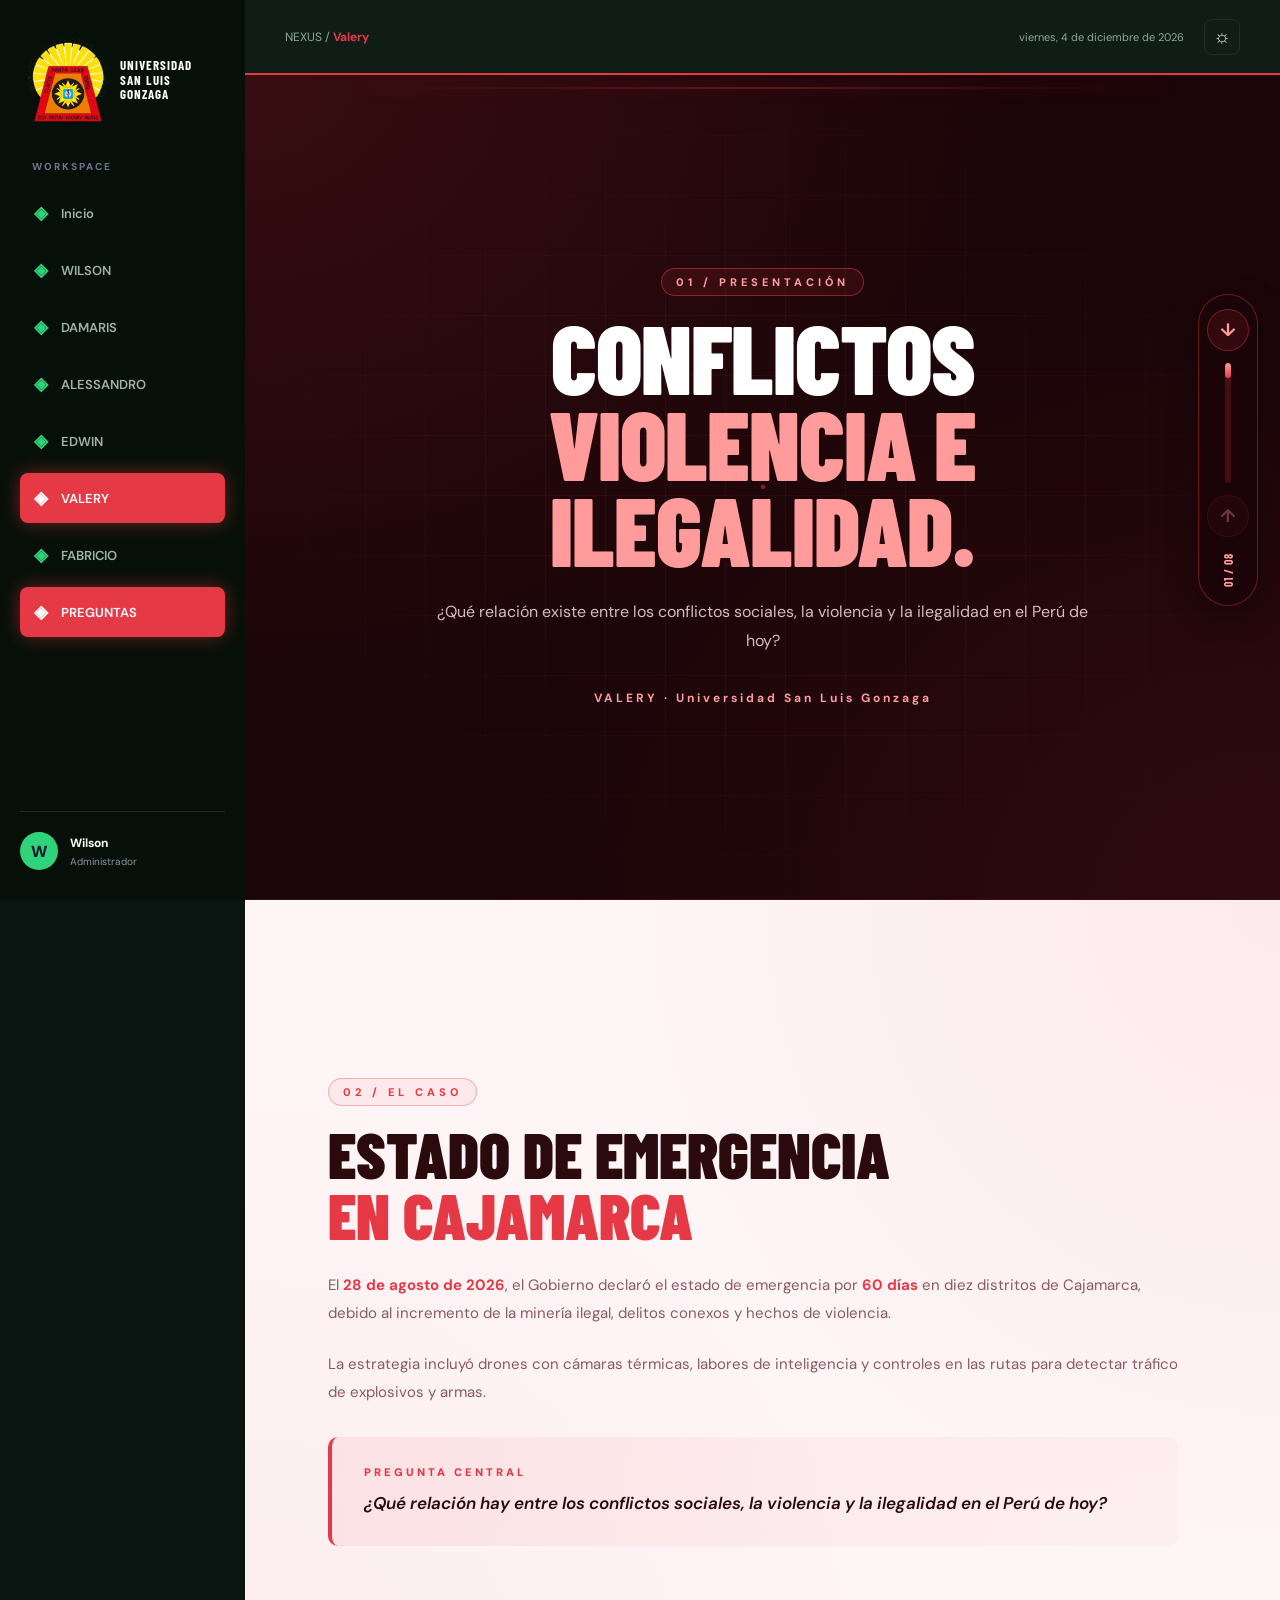
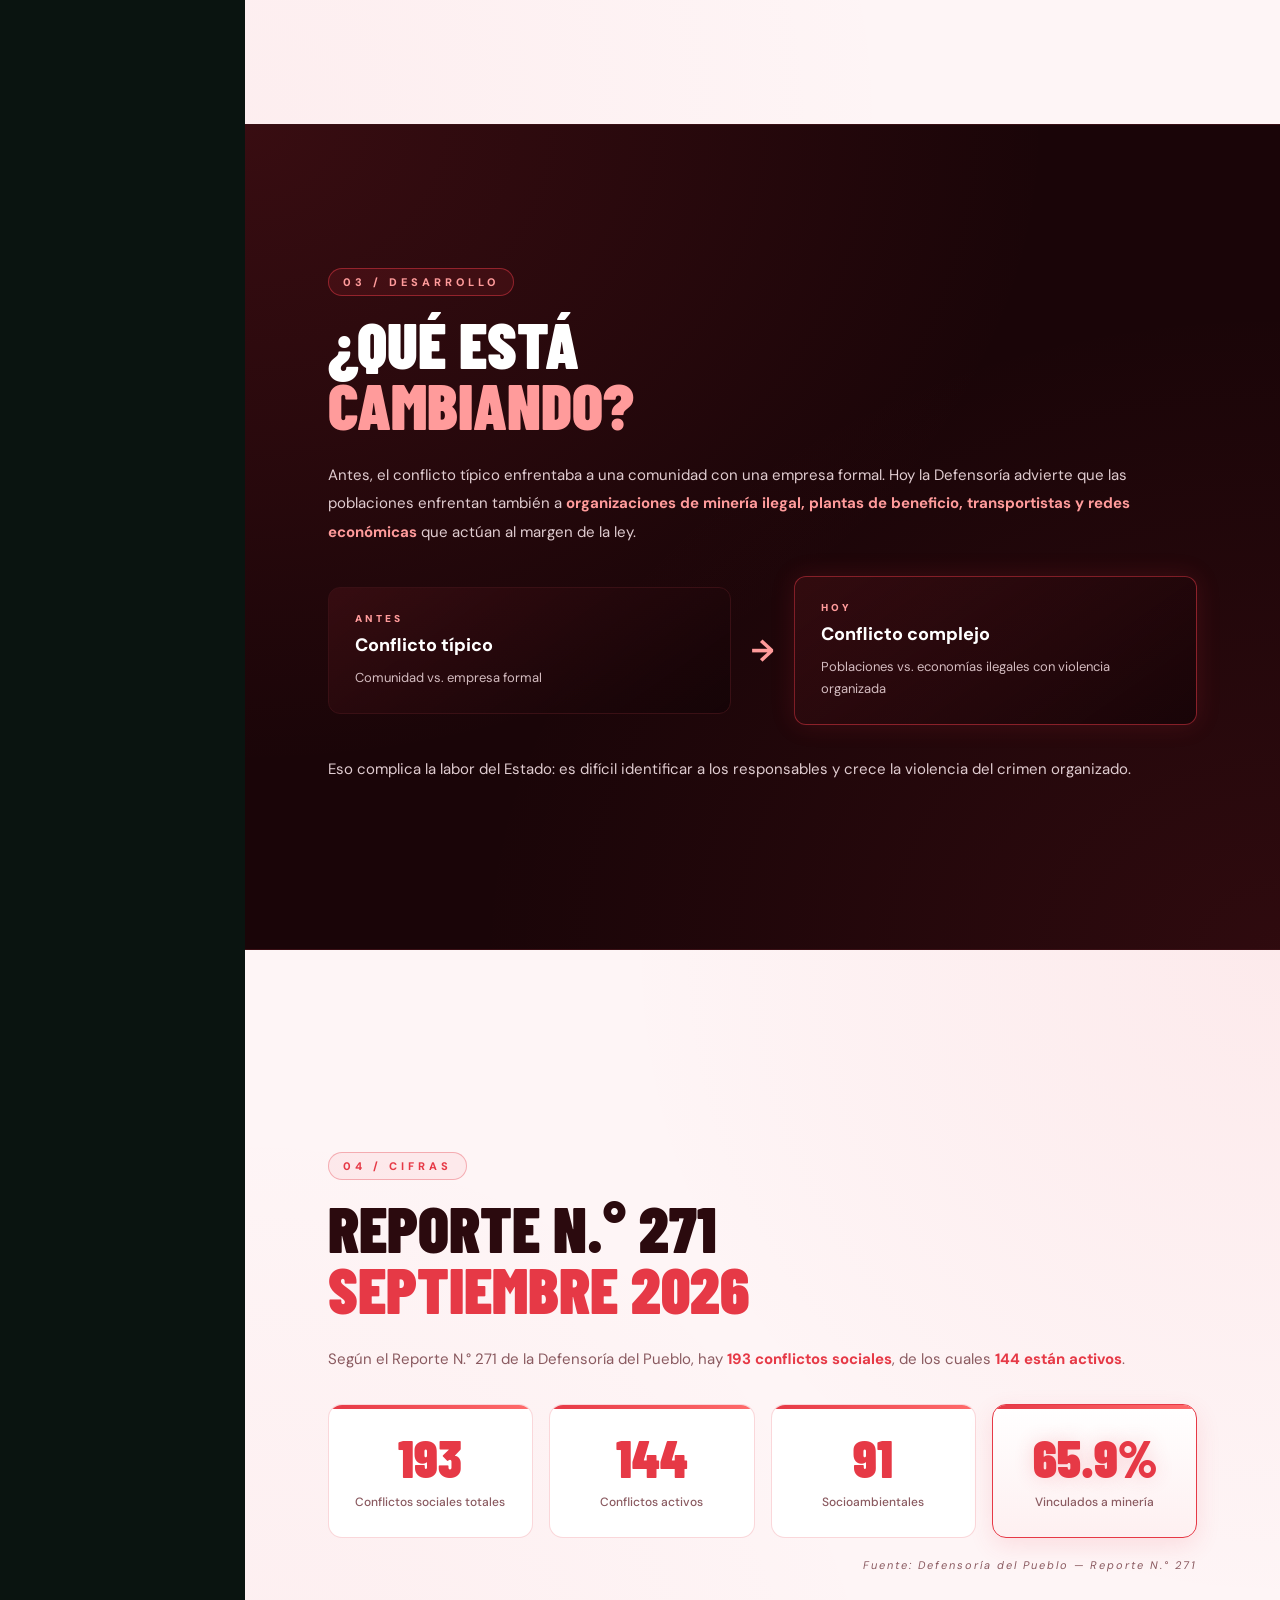
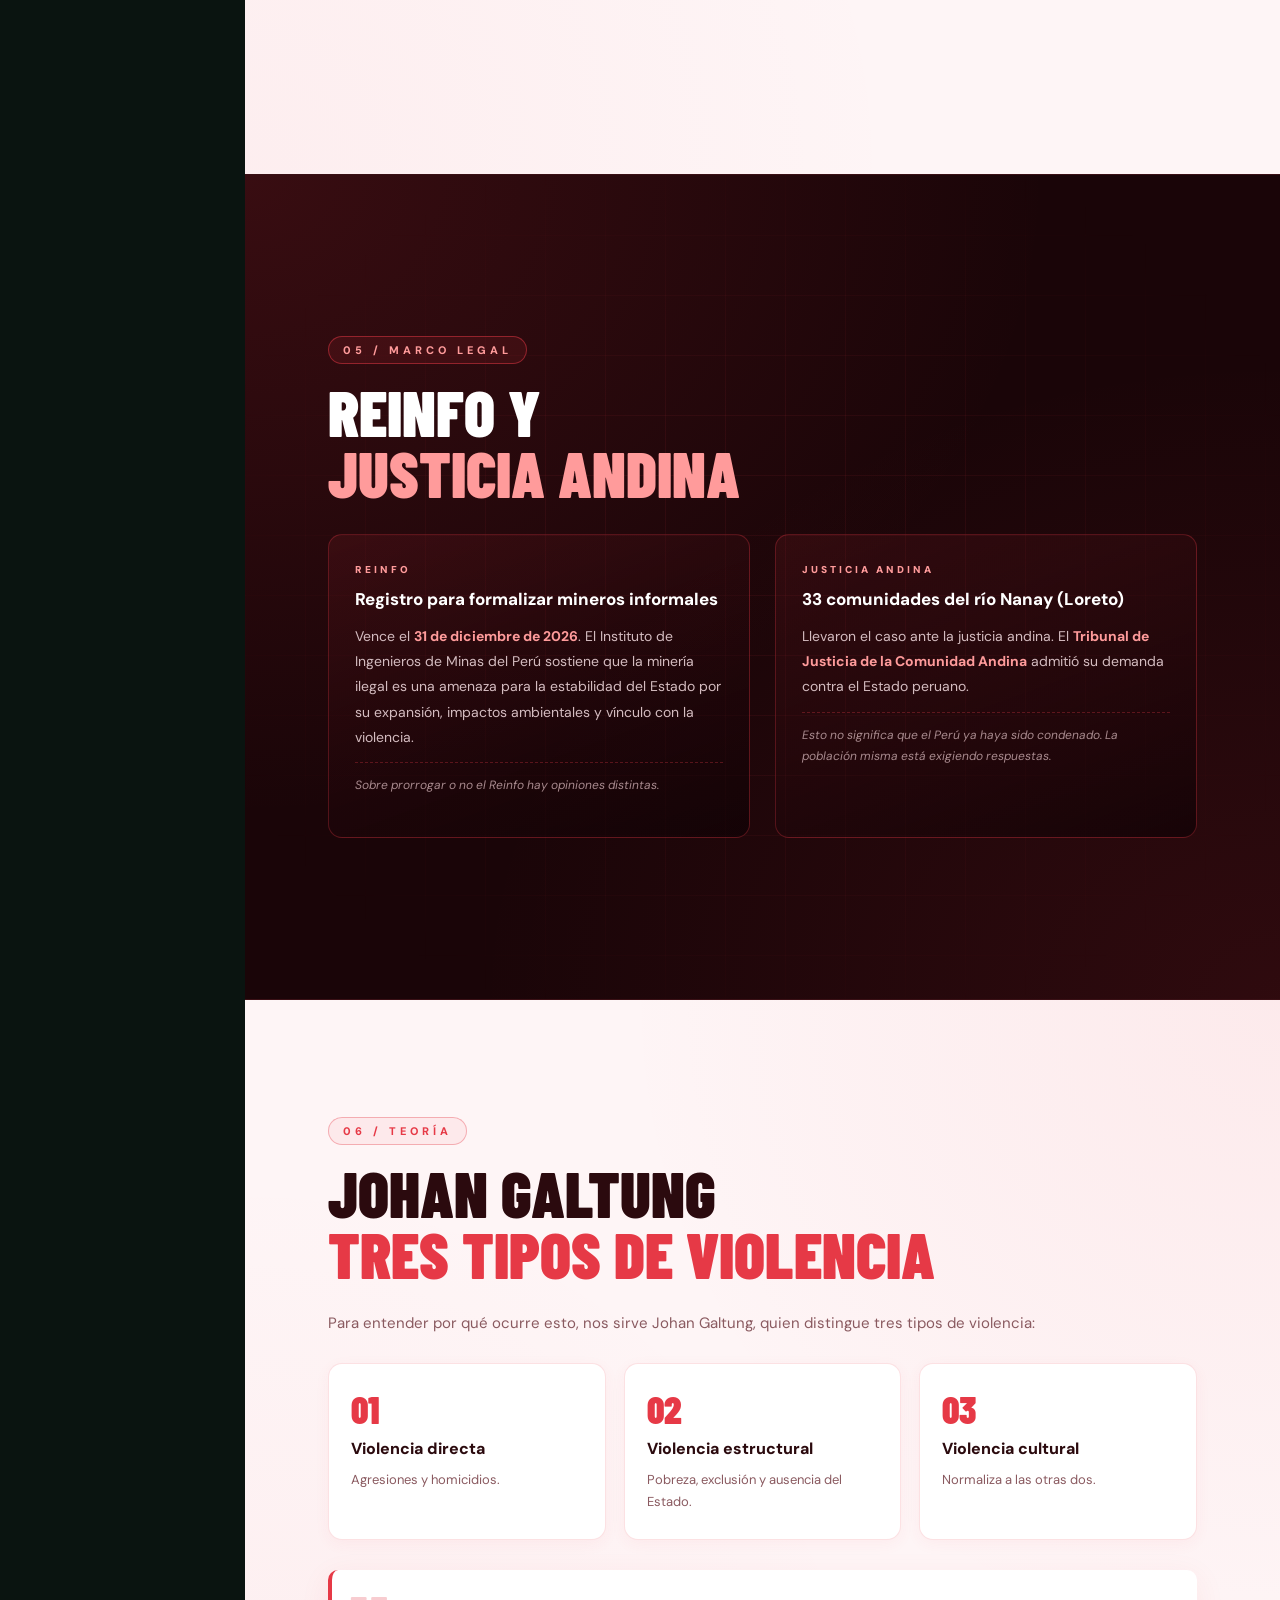
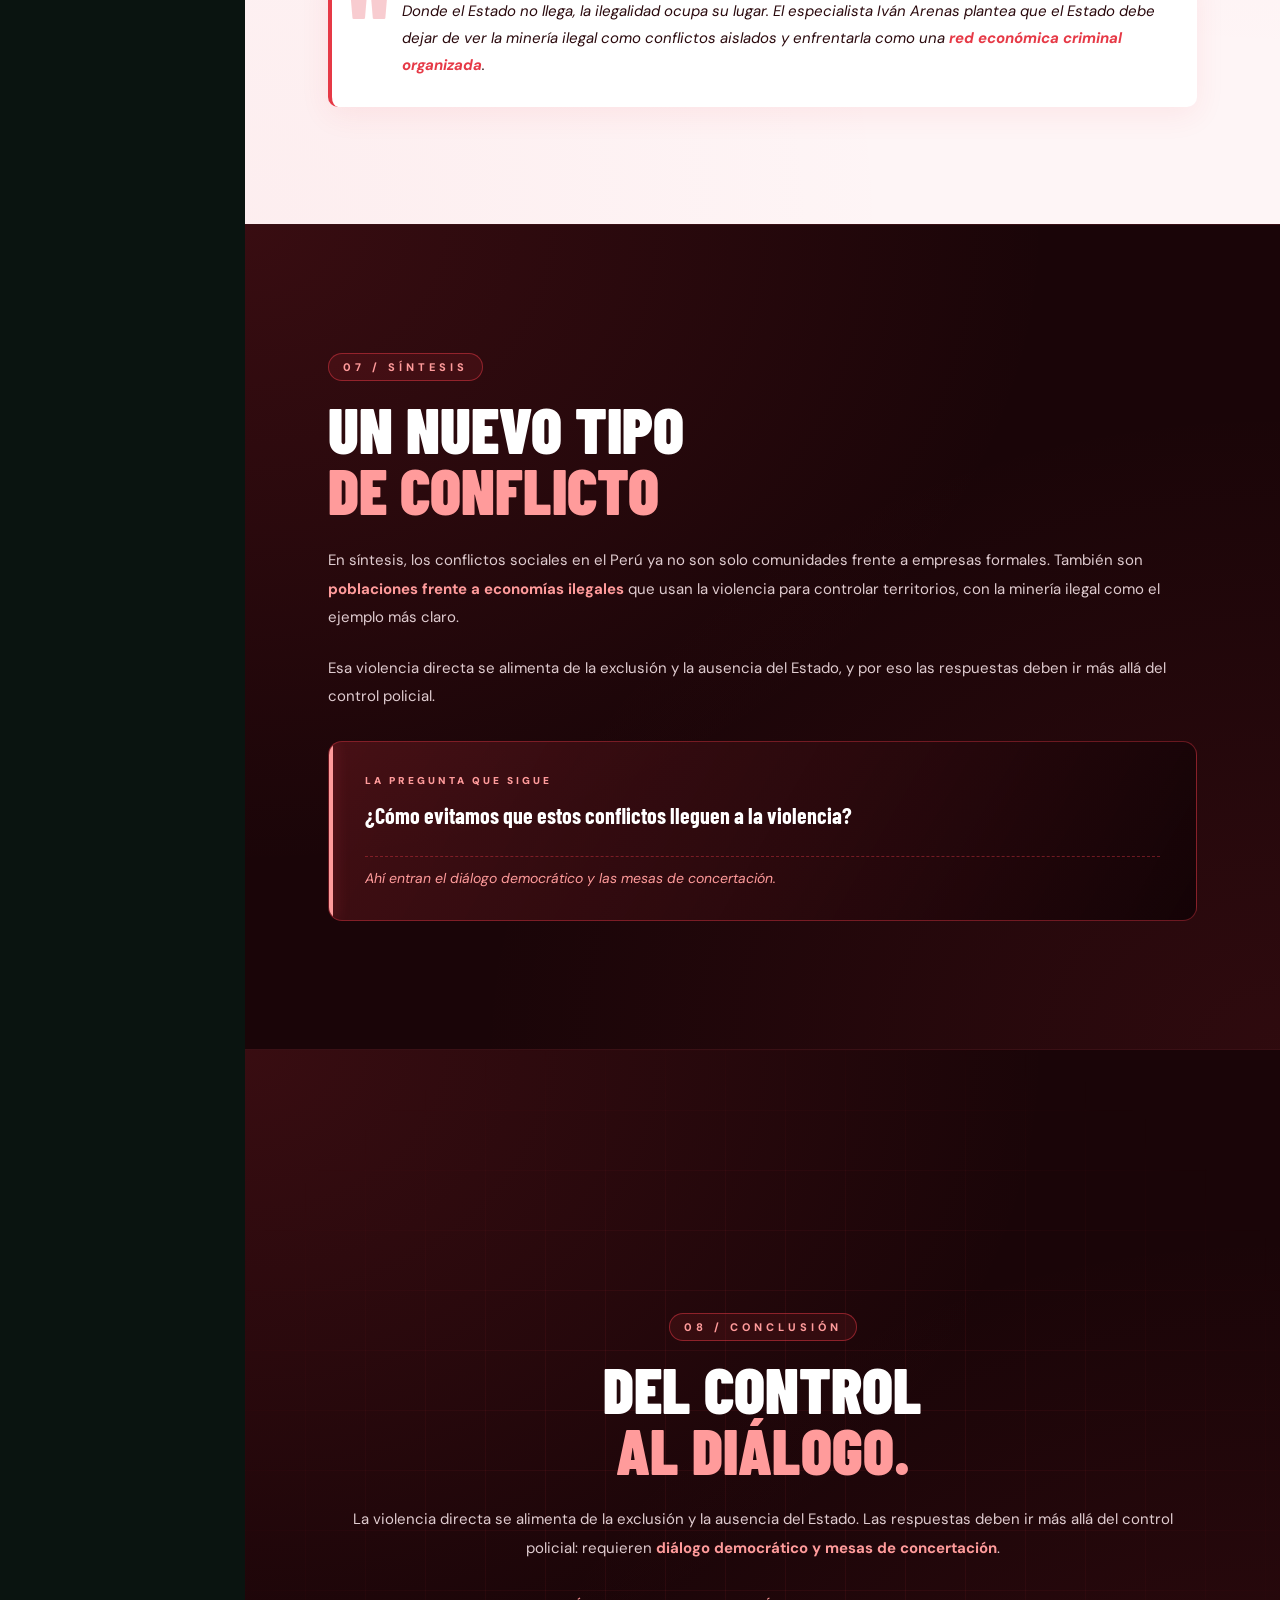
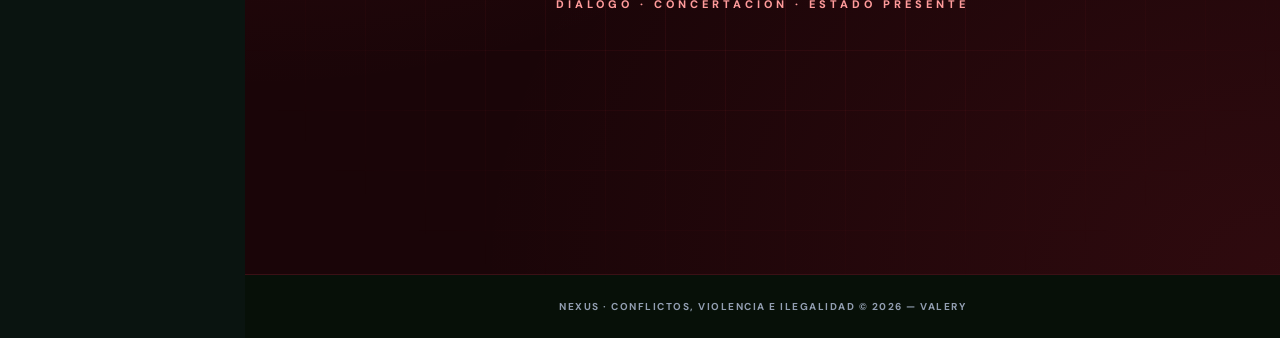
<file: 5_valery.html>
<!DOCTYPE html>
<html lang="es">
<head>
<meta charset="UTF-8">
<meta name="viewport" content="width=device-width, initial-scale=1">
<title>NEXUS | Valery — Conflictos Sociales, Violencia e Ilegalidad</title>
<link href="https://fonts.googleapis.com/css2?family=Barlow+Condensed:wght@500;600;700;800;900&family=DM+Sans:wght@400;500;600;700&display=swap" rel="stylesheet">
<link rel="stylesheet" href="css/style.css">
<link rel="stylesheet" href="css/valery.css">
</head>
<body class="theme-rojo">

<div class="app">

    <!-- ==================== SIDEBAR ==================== -->
    <aside class="sidebar">
        <div class="logo">
            <img src="LOGO.png" alt="Logo institucional">
            <span class="logo-text">UNIVERSIDAD<br>SAN LUIS GONZAGA</span>
        </div>

        <div class="section-label">WORKSPACE</div>

        <a class="nav-item" href="index.html">
            <span class="nav-icon">◈</span><span class="nav-text">Inicio</span>
        </a>
        <a class="nav-item" href="1_wilson.html">
            <span class="nav-icon">◈</span><span class="nav-text">WILSON</span>
        </a>
        <a class="nav-item" href="2_damaris.html">
            <span class="nav-icon">◈</span><span class="nav-text">DAMARIS</span>
        </a>
        <a class="nav-item" href="3_alessandro.html">
            <span class="nav-icon">◈</span><span class="nav-text">ALESSANDRO</span>
        </a>
        <a class="nav-item" href="4_edwin.html">
            <span class="nav-icon">◈</span><span class="nav-text">EDWIN</span>
        </a>
        <a class="nav-item active" href="5_valery.html">
            <span class="nav-icon">◈</span><span class="nav-text">VALERY</span>
        </a>

        <a class="nav-item" href="6_conclusion.html">
            <span class="nav-icon">◈</span><span class="nav-text">FABRICIO</span>
        </a>

        <a class="nav-item active" href="7_preguntas.html">
            <span class="nav-icon">◈</span><span class="nav-text">PREGUNTAS</span>
        </a>
        <div class="sidebar-bottom">
            <div class="profile">
                <div class="avatar">W</div>
                <div class="profile-info">
                    <strong>Wilson</strong>
                    <small>Administrador</small>
                </div>
            </div>
        </div>
    </aside>


    <!-- ==================== MAIN ==================== -->
    <main class="main">

        <header class="topbar">
            <div class="breadcrumb">NEXUS / <strong>Valery</strong></div>
            <div class="top-actions">
                <span class="date" id="currentDate"></span>
                <button class="icon-btn" id="themeBtn">☼</button>
            </div>
        </header>


        <!-- ==================== PPT WRAPPER ==================== -->
        <div class="ppt-wrapper">

            <!-- SLIDE 1 — PORTADA (oscura con alerta sutil) -->
            <section class="ppt-slide slide-dark alerta-slide" data-slide>
                <div class="slide-bg grid-bg"></div>

                <!-- ANIMACIÓN DE ALERTA SUTIL -->
                <div class="alerta-aura">
                    <div class="alerta-ring ring-1"></div>
                    <div class="alerta-ring ring-2"></div>
                    <div class="alerta-scan"></div>
                    <div class="alerta-particles" id="alertaParticles"></div>
                </div>

                <div class="slide-content center" style="position:relative; z-index:3;">
                    <span class="ppt-tag">01 / PRESENTACIÓN</span>
                    <h1 class="ppt-title">CONFLICTOS<br><span>VIOLENCIA E ILEGALIDAD.</span></h1>
                    <p class="ppt-subtitle">
                        ¿Qué relación existe entre los conflictos sociales, la violencia
                        y la ilegalidad en el Perú de hoy?
                    </p>
                    <div class="ppt-author">VALERY · Universidad San Luis Gonzaga</div>
                </div>
            </section>

            <!-- SLIDE 2 — EL CASO (clara) -->
            <section class="ppt-slide slide-light" data-slide>
                <div class="slide-content wide">
                    <span class="ppt-tag">02 / EL CASO</span>
                    <h2 class="ppt-heading">ESTADO DE EMERGENCIA<br><span>EN CAJAMARCA</span></h2>

                    <p class="ppt-text">
                        El <strong>28 de agosto de 2026</strong>, el Gobierno declaró el estado de
                        emergencia por <strong>60 días</strong> en diez distritos de Cajamarca, debido
                        al incremento de la minería ilegal, delitos conexos y hechos de violencia.
                    </p>

                    <p class="ppt-text">
                        La estrategia incluyó drones con cámaras térmicas, labores de inteligencia
                        y controles en las rutas para detectar tráfico de explosivos y armas.
                    </p>

                    <div class="question-block">
                        <div class="q-label">PREGUNTA CENTRAL</div>
                        <p>
                            ¿Qué relación hay entre los conflictos sociales, la violencia
                            y la ilegalidad en el Perú de hoy?
                        </p>
                    </div>
                </div>
            </section>

            <!-- SLIDE 3 — QUÉ ESTÁ CAMBIANDO (oscura) -->
            <section class="ppt-slide slide-dark" data-slide>
                <div class="slide-bg"></div>
                <div class="slide-content wide">
                    <span class="ppt-tag">03 / DESARROLLO</span>
                    <h2 class="ppt-heading">¿QUÉ ESTÁ<br><span>CAMBIANDO?</span></h2>

                    <p class="ppt-text">
                        Antes, el conflicto típico enfrentaba a una comunidad con una empresa formal.
                        Hoy la Defensoría advierte que las poblaciones enfrentan también a
                        <strong>organizaciones de minería ilegal, plantas de beneficio, transportistas
                        y redes económicas</strong> que actúan al margen de la ley.
                    </p>

                    <div class="change-grid">
                        <div class="change-card old">
                            <div class="ch-label">ANTES</div>
                            <h3>Conflicto típico</h3>
                            <p>Comunidad vs. empresa formal</p>
                        </div>
                        <div class="change-arrow">→</div>
                        <div class="change-card new">
                            <div class="ch-label">HOY</div>
                            <h3>Conflicto complejo</h3>
                            <p>Poblaciones vs. economías ilegales con violencia organizada</p>
                        </div>
                    </div>

                    <p class="ppt-text">
                        Eso complica la labor del Estado: es difícil identificar a los responsables
                        y crece la violencia del crimen organizado.
                    </p>
                </div>
            </section>

            <!-- SLIDE 4 — LAS CIFRAS (clara) -->
            <section class="ppt-slide slide-light" data-slide>
                <div class="slide-content wide">
                    <span class="ppt-tag">04 / CIFRAS</span>
                    <h2 class="ppt-heading">REPORTE N.° 271<br><span>SEPTIEMBRE 2026</span></h2>

                    <p class="ppt-text">
                        Según el Reporte N.° 271 de la Defensoría del Pueblo, hay
                        <strong>193 conflictos sociales</strong>, de los cuales <strong>144 están activos</strong>.
                    </p>

                    <div class="stats-grid">
                        <div class="stat-card">
                            <div class="s-big">193</div>
                            <div class="s-label">Conflictos sociales totales</div>
                        </div>
                        <div class="stat-card">
                            <div class="s-big">144</div>
                            <div class="s-label">Conflictos activos</div>
                        </div>
                        <div class="stat-card">
                            <div class="s-big">91</div>
                            <div class="s-label">Socioambientales</div>
                        </div>
                        <div class="stat-card highlight">
                            <div class="s-big">65.9%</div>
                            <div class="s-label">Vinculados a minería</div>
                        </div>
                    </div>

                    <p class="ppt-source">Fuente: Defensoría del Pueblo — Reporte N.° 271</p>
                </div>
            </section>

            <!-- SLIDE 5 — REINFO Y JUSTICIA ANDINA (oscura) -->
            <section class="ppt-slide slide-dark" data-slide>
                <div class="slide-bg grid-bg"></div>
                <div class="slide-content wide">
                    <span class="ppt-tag">05 / MARCO LEGAL</span>
                    <h2 class="ppt-heading">REINFO Y<br><span>JUSTICIA ANDINA</span></h2>

                    <div class="two-col">
                        <div class="legal-block">
                            <div class="l-label">REINFO</div>
                            <h3>Registro para formalizar mineros informales</h3>
                            <p>
                                Vence el <strong>31 de diciembre de 2026</strong>. El Instituto de
                                Ingenieros de Minas del Perú sostiene que la minería ilegal es una
                                amenaza para la estabilidad del Estado por su expansión, impactos
                                ambientales y vínculo con la violencia.
                            </p>
                            <p class="note">
                                Sobre prorrogar o no el Reinfo hay opiniones distintas.
                            </p>
                        </div>

                        <div class="legal-block">
                            <div class="l-label">JUSTICIA ANDINA</div>
                            <h3>33 comunidades del río Nanay (Loreto)</h3>
                            <p>
                                Llevaron el caso ante la justicia andina. El <strong>Tribunal de
                                Justicia de la Comunidad Andina</strong> admitió su demanda contra
                                el Estado peruano.
                            </p>
                            <p class="note">
                                Esto no significa que el Perú ya haya sido condenado.
                                La población misma está exigiendo respuestas.
                            </p>
                        </div>
                    </div>
                </div>
            </section>

            <!-- SLIDE 6 — EXPLICACIÓN TEÓRICA (clara) -->
            <section class="ppt-slide slide-light" data-slide>
                <div class="slide-content wide">
                    <span class="ppt-tag">06 / TEORÍA</span>
                    <h2 class="ppt-heading">JOHAN GALTUNG<br><span>TRES TIPOS DE VIOLENCIA</span></h2>

                    <p class="ppt-text">
                        Para entender por qué ocurre esto, nos sirve Johan Galtung, quien
                        distingue tres tipos de violencia:
                    </p>

                    <div class="galtung-grid">
                        <div class="galtung-card">
                            <div class="g-num">01</div>
                            <h3>Violencia directa</h3>
                            <p>Agresiones y homicidios.</p>
                        </div>
                        <div class="galtung-card">
                            <div class="g-num">02</div>
                            <h3>Violencia estructural</h3>
                            <p>Pobreza, exclusión y ausencia del Estado.</p>
                        </div>
                        <div class="galtung-card">
                            <div class="g-num">03</div>
                            <h3>Violencia cultural</h3>
                            <p>Normaliza a las otras dos.</p>
                        </div>
                    </div>

                    <div class="quote-block">
                        <div class="quote-mark">"</div>
                        <p>
                            Donde el Estado no llega, la ilegalidad ocupa su lugar.
                            El especialista Iván Arenas plantea que el Estado debe dejar de ver
                            la minería ilegal como conflictos aislados y enfrentarla como una
                            <strong>red económica criminal organizada</strong>.
                        </p>
                    </div>
                </div>
            </section>

            <!-- SLIDE 7 — SÍNTESIS (oscura) -->
            <section class="ppt-slide slide-dark" data-slide>
                <div class="slide-bg"></div>
                <div class="slide-content wide">
                    <span class="ppt-tag">07 / SÍNTESIS</span>
                    <h2 class="ppt-heading">UN NUEVO TIPO<br><span>DE CONFLICTO</span></h2>

                    <p class="ppt-text">
                        En síntesis, los conflictos sociales en el Perú ya no son solo comunidades
                        frente a empresas formales. También son <strong>poblaciones frente a
                        economías ilegales</strong> que usan la violencia para controlar territorios,
                        con la minería ilegal como el ejemplo más claro.
                    </p>

                    <p class="ppt-text">
                        Esa violencia directa se alimenta de la exclusión y la ausencia del Estado,
                        y por eso las respuestas deben ir más allá del control policial.
                    </p>

                    <div class="synthesis-block">
                        <div class="syn-label">LA PREGUNTA QUE SIGUE</div>
                        <p>
                            ¿Cómo evitamos que estos conflictos lleguen a la violencia?
                        </p>
                        <span class="syn-answer">Ahí entran el diálogo democrático y las mesas de concertación.</span>
                    </div>
                </div>
            </section>

            <!-- SLIDE 8 — CIERRE (oscura con alerta sutil) -->
            <section class="ppt-slide slide-dark final alerta-slide" data-slide>
                <div class="slide-bg grid-bg"></div>

                <div class="alerta-aura final-aura">
                    <div class="alerta-ring ring-1"></div>
                    <div class="alerta-ring ring-2"></div>
                    <div class="alerta-particles" id="alertaParticles2"></div>
                </div>

                <div class="slide-content center" style="position:relative; z-index:3;">
                    <span class="ppt-tag">08 / CONCLUSIÓN</span>
                    <h2 class="ppt-heading">DEL CONTROL<br><span>AL DIÁLOGO.</span></h2>

                    <p class="ppt-text center-text">
                        La violencia directa se alimenta de la exclusión y la ausencia del Estado.
                        Las respuestas deben ir más allá del control policial: requieren
                        <strong>diálogo democrático y mesas de concertación</strong>.
                    </p>

                    <p class="ppt-final">DIÁLOGO · CONCERTACIÓN · ESTADO PRESENTE</p>
                </div>
            </section>

        </div>

        <!-- BOTÓN LATERAL DE NAVEGACIÓN -->
        <div class="ppt-nav">
            <button class="ppt-nav-btn" id="navDown" aria-label="Bajar sección">↓</button>
            <div class="ppt-progress"><div class="ppt-progress-fill" id="progressFill"></div></div>
            <button class="ppt-nav-btn" id="navUp" aria-label="Subir sección">↑</button>
            <span class="ppt-counter" id="slideCounter">01 / 08</span>
        </div>

        <footer class="footer">NEXUS · CONFLICTOS, VIOLENCIA E ILEGALIDAD © 2026 — VALERY</footer>

    </main>

</div>

<script>
/* ===== FECHA ===== */
const currentDate = document.getElementById("currentDate");
if (currentDate) {
    currentDate.textContent = new Date().toLocaleDateString("es-PE", {
        weekday: "long", day: "numeric", month: "long", year: "numeric"
    });
}

/* ===== MODO OSCURO ===== */
const themeBtn = document.getElementById("themeBtn");
if (themeBtn) {
    themeBtn.addEventListener("click", () => {
        document.body.classList.toggle("dark");
        themeBtn.textContent = document.body.classList.contains("dark") ? "☾" : "☼";
    });
}

/* ===== NAVEGACIÓN PPT ===== */
const slides = document.querySelectorAll("[data-slide]");
const navDown = document.getElementById("navDown");
const navUp = document.getElementById("navUp");
const progressFill = document.getElementById("progressFill");
const slideCounter = document.getElementById("slideCounter");
let current = 0;

function goToSlide(i) {
    current = Math.max(0, Math.min(slides.length - 1, i));
    slides[current].scrollIntoView({ behavior: "smooth", block: "start" });
    updateNav();
}

function updateNav() {
    let activeIndex = 0;
    slides.forEach((s, i) => {
        const rect = s.getBoundingClientRect();
        if (rect.top <= window.innerHeight / 2 && rect.bottom >= window.innerHeight / 2) {
            activeIndex = i;
        }
    });
    current = activeIndex;

    const pct = ((current + 1) / slides.length) * 100;
    if (progressFill) progressFill.style.height = pct + "%";
    if (slideCounter) slideCounter.textContent =
        String(current + 1).padStart(2, "0") + " / " + String(slides.length).padStart(2, "0");

    if (navUp) navUp.style.opacity = current === 0 ? "0.35" : "1";
    if (navDown) navDown.style.opacity = current === slides.length - 1 ? "0.35" : "1";
}

if (navDown) navDown.addEventListener("click", () => goToSlide(current + 1));
if (navUp)   navUp.addEventListener("click",   () => goToSlide(current - 1));

window.addEventListener("scroll", updateNav, { passive: true });
window.addEventListener("resize", updateNav);
updateNav();

document.addEventListener("keydown", (e) => {
    if (e.key === "ArrowDown" || e.key === "PageDown") goToSlide(current + 1);
    if (e.key === "ArrowUp"   || e.key === "PageUp")   goToSlide(current - 1);
});

/* ===== PARTÍCULAS DE ALERTA (sutiles) ===== */
function createAlertaParticles(containerId) {
    const container = document.getElementById(containerId);
    if (!container) return;
    for (let i = 0; i < 25; i++) {
        const p = document.createElement("div");
        p.className = "alerta-particle";
        p.style.left = Math.random() * 100 + "%";
        p.style.top = Math.random() * 100 + "%";
        p.style.animationDelay = (Math.random() * 6) + "s";
        p.style.animationDuration = (4 + Math.random() * 4) + "s";
        const size = 2 + Math.random() * 3;
        p.style.width = size + "px";
        p.style.height = size + "px";
        container.appendChild(p);
    }
}
createAlertaParticles("alertaParticles");
createAlertaParticles("alertaParticles2");
</script>

</body>
</html>
</file>
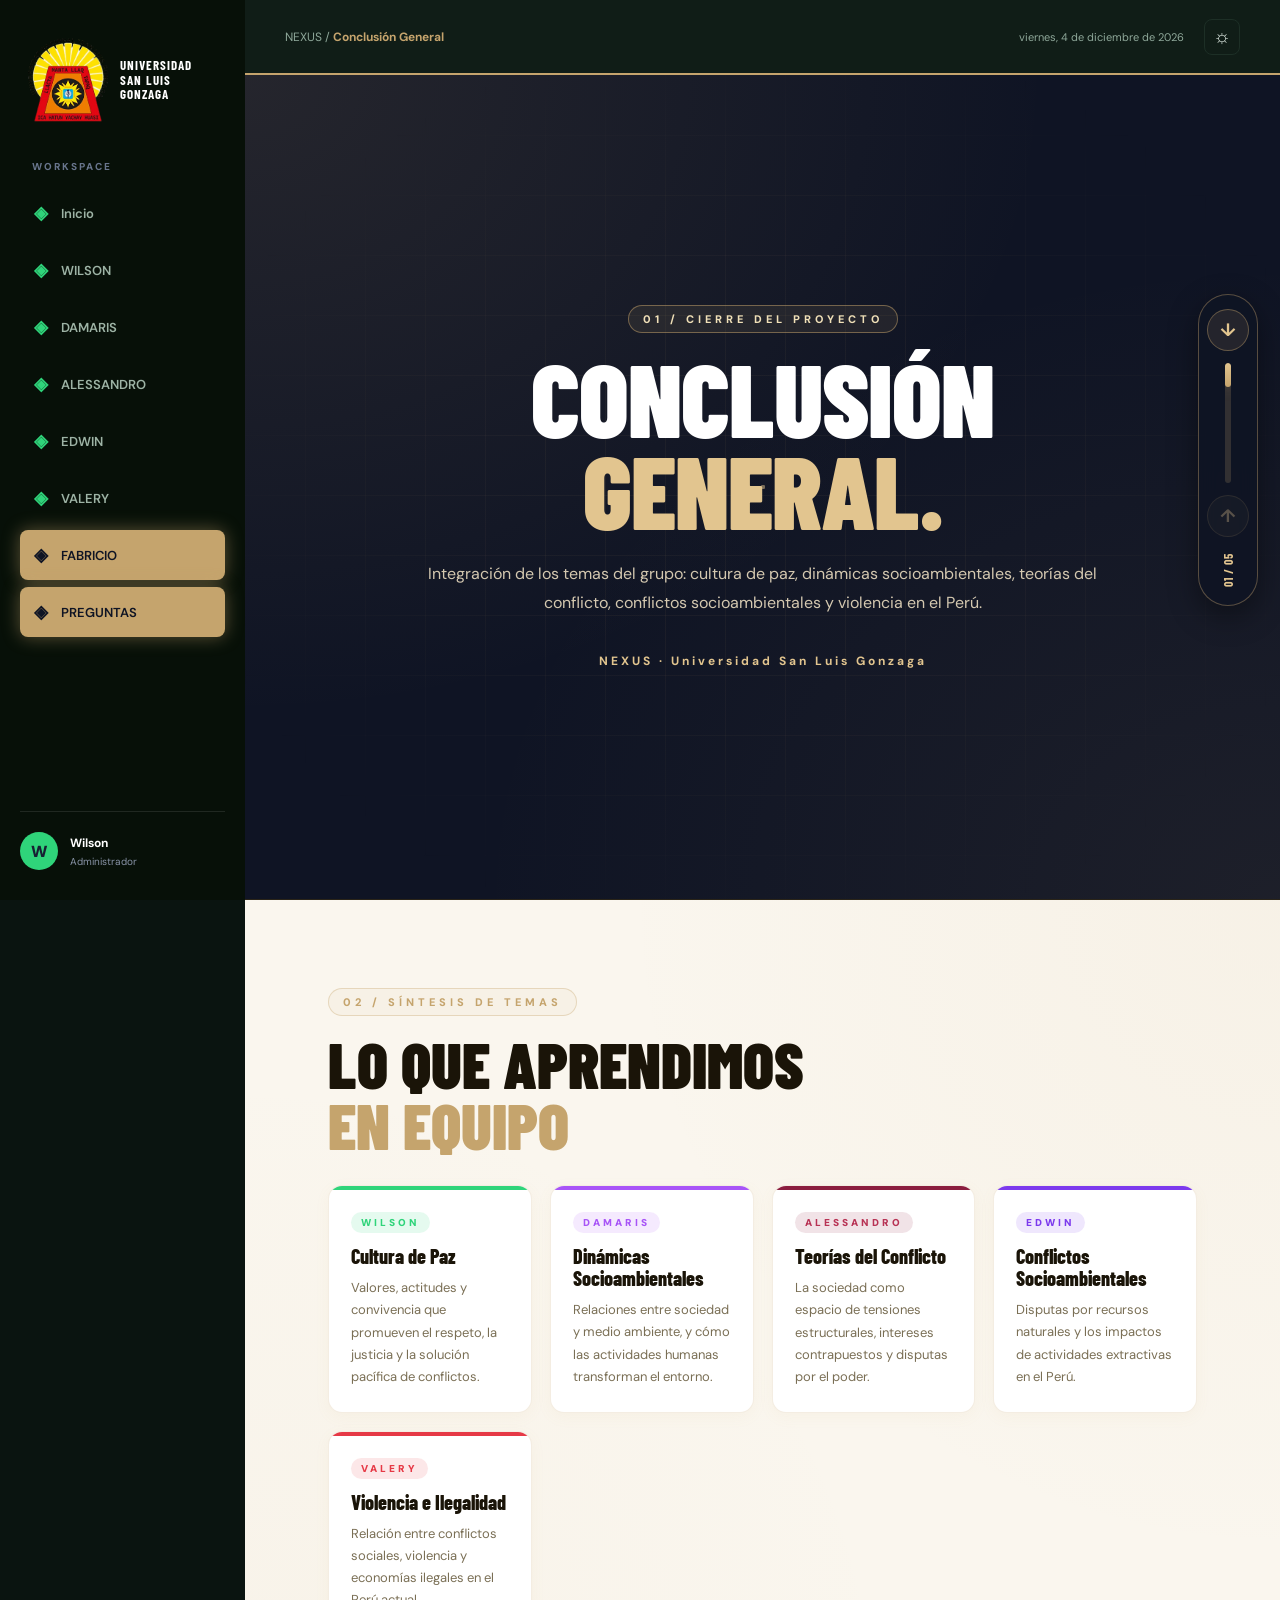
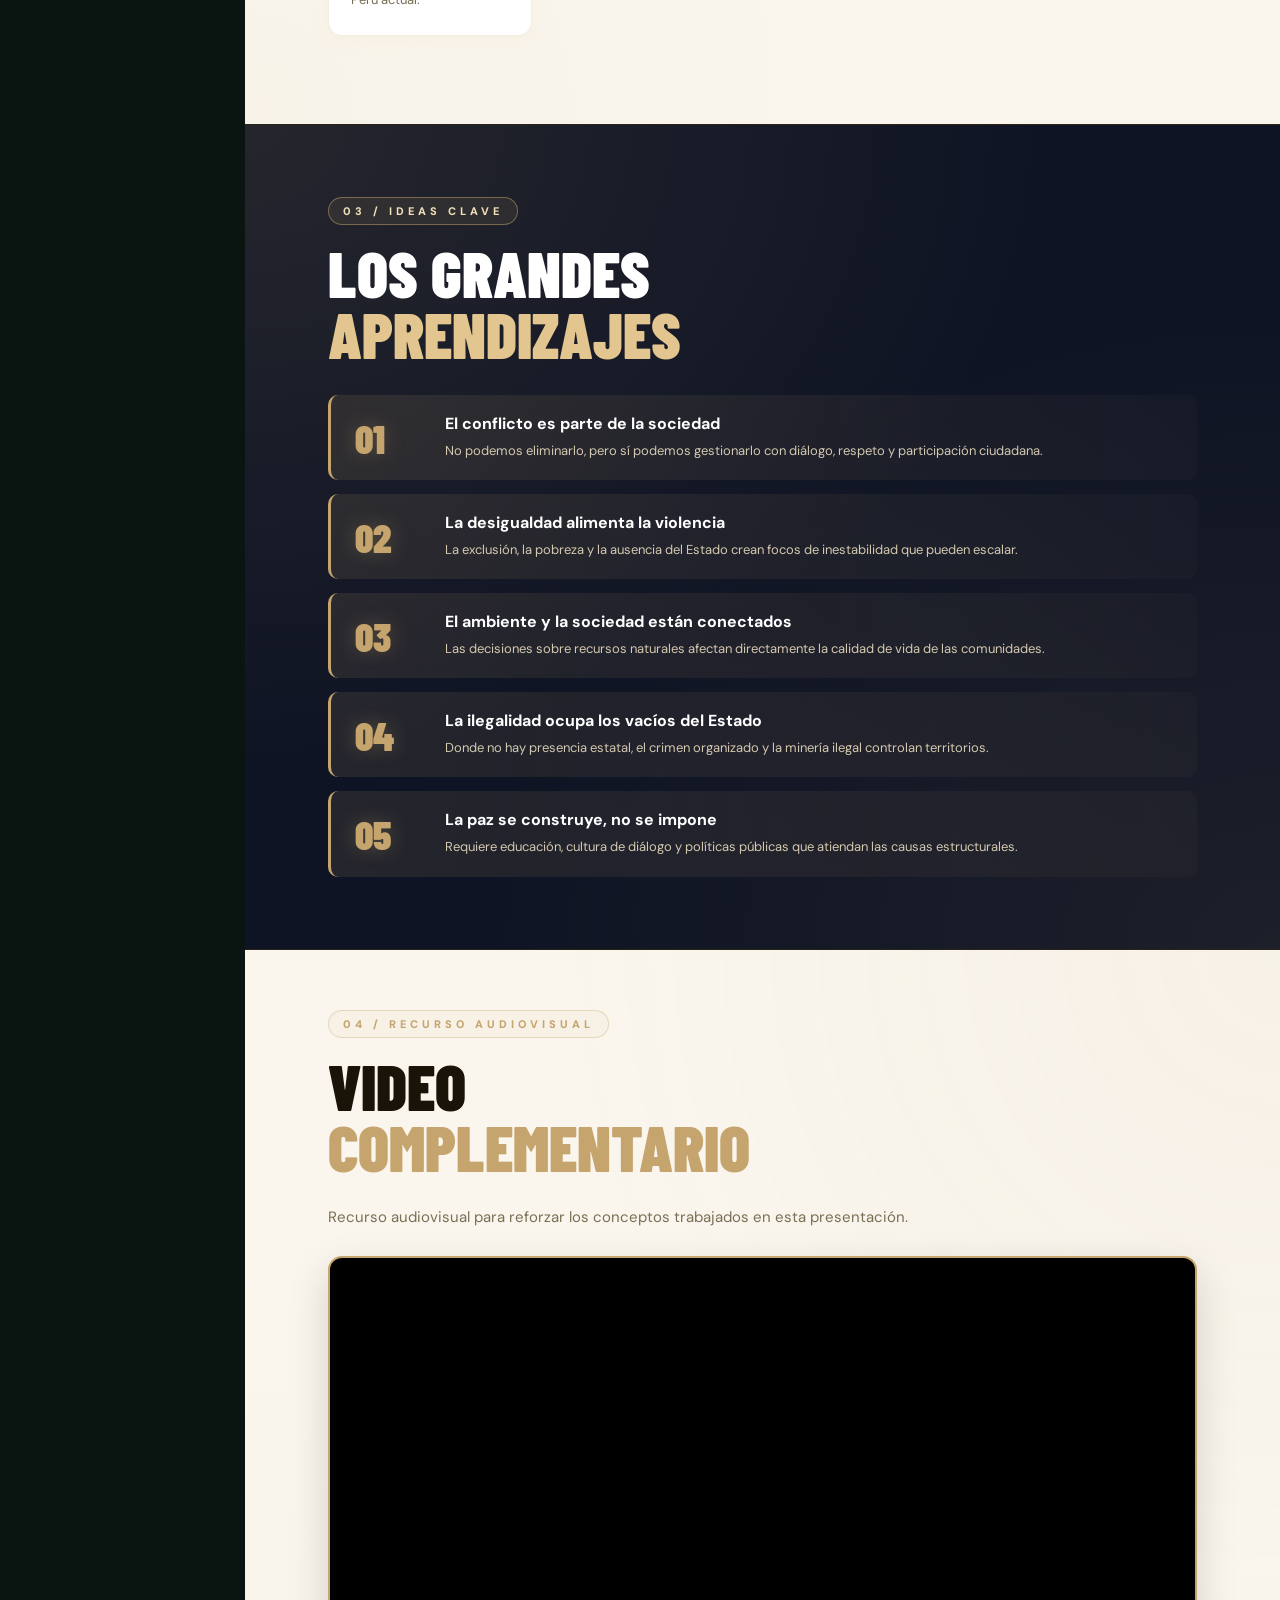
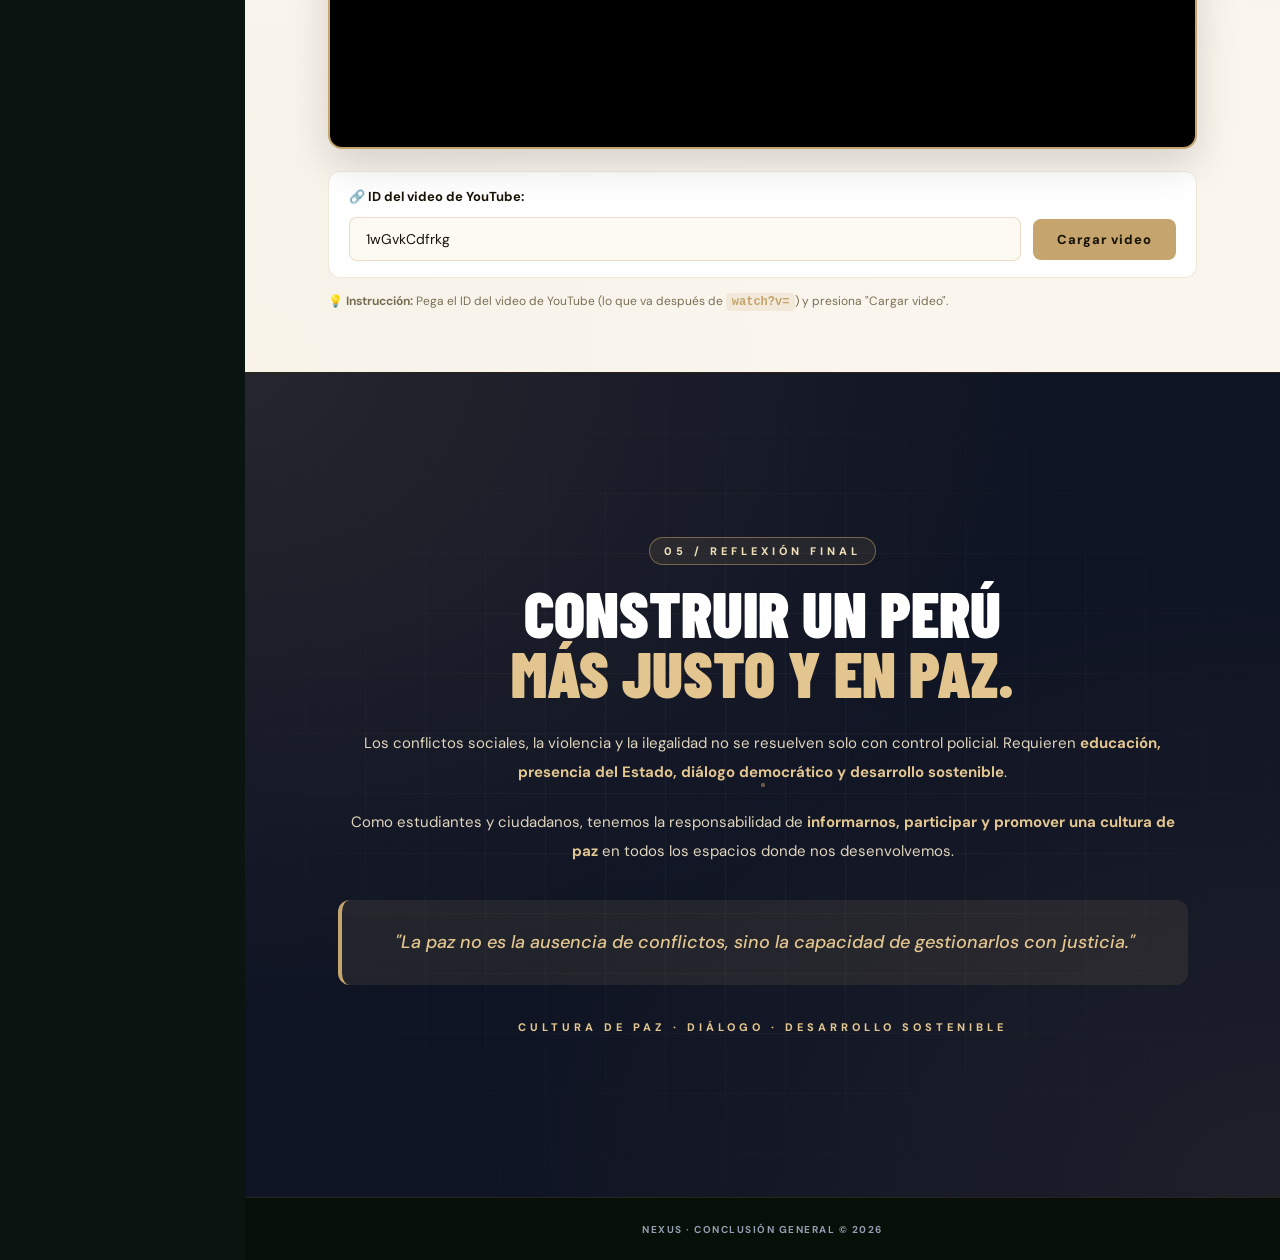
<file: 6_conclusion.html>
<!DOCTYPE html>
<html lang="es">
<head>
<meta charset="UTF-8">
<meta name="viewport" content="width=device-width, initial-scale=1">
<title>NEXUS | Conclusión General</title>
<link href="https://fonts.googleapis.com/css2?family=Barlow+Condensed:wght@500;600;700;800;900&family=DM+Sans:wght@400;500;600;700&display=swap" rel="stylesheet">
<link rel="stylesheet" href="css/style.css">
<link rel="stylesheet" href="css/conclusion.css">
</head>
<body class="theme-conclusion">

<div class="app">

    <!-- ==================== SIDEBAR ==================== -->
    <aside class="sidebar">
        <div class="logo">
            <img src="LOGO.png" alt="Logo institucional">
            <span class="logo-text">UNIVERSIDAD<br>SAN LUIS GONZAGA</span>
        </div>

        <div class="section-label">WORKSPACE</div>

        <a class="nav-item" href="index.html">
            <span class="nav-icon">◈</span><span class="nav-text">Inicio</span>
        </a>
        <a class="nav-item" href="1_wilson.html">
            <span class="nav-icon">◈</span><span class="nav-text">WILSON</span>
        </a>
        <a class="nav-item" href="2_damaris.html">
            <span class="nav-icon">◈</span><span class="nav-text">DAMARIS</span>
        </a>
        <a class="nav-item" href="3_alessandro.html">
            <span class="nav-icon">◈</span><span class="nav-text">ALESSANDRO</span>
        </a>
        <a class="nav-item" href="4_edwin.html">
            <span class="nav-icon">◈</span><span class="nav-text">EDWIN</span>
        </a>
        <a class="nav-item" href="5_valery.html">
            <span class="nav-icon">◈</span><span class="nav-text">VALERY</span>
        </a>
        <a class="nav-item active" href="6_conclusion.html">
            <span class="nav-icon">◈</span><span class="nav-text">FABRICIO</span>
        </a>

        <a class="nav-item active" href="7_preguntas.html">
            <span class="nav-icon">◈</span><span class="nav-text">PREGUNTAS</span>
        </a>
        <div class="sidebar-bottom">
            <div class="profile">
                <div class="avatar">W</div>
                <div class="profile-info">
                    <strong>Wilson</strong>
                    <small>Administrador</small>
                </div>
            </div>
        </div>
    </aside>


    <!-- ==================== MAIN ==================== -->
    <main class="main">

        <header class="topbar">
            <div class="breadcrumb">NEXUS / <strong>Conclusión General</strong></div>
            <div class="top-actions">
                <span class="date" id="currentDate"></span>
                <button class="icon-btn" id="themeBtn">☼</button>
            </div>
        </header>


        <!-- ==================== PPT WRAPPER ==================== -->
        <div class="ppt-wrapper">

            <!-- SLIDE 1 — PORTADA (oscura) -->
            <section class="ppt-slide slide-dark" data-slide>
                <div class="slide-bg grid-bg"></div>

                <div class="concl-aura">
                    <div class="concl-ring ring-1"></div>
                    <div class="concl-ring ring-2"></div>
                    <div class="concl-ring ring-3"></div>
                    <div class="concl-particles" id="conclParticles"></div>
                </div>

                <div class="slide-content center" style="position:relative; z-index:3;">
                    <span class="ppt-tag">01 / CIERRE DEL PROYECTO</span>
                    <h1 class="ppt-title">CONCLUSIÓN<br><span>GENERAL.</span></h1>
                    <p class="ppt-subtitle">
                        Integración de los temas del grupo: cultura de paz,
                        dinámicas socioambientales, teorías del conflicto,
                        conflictos socioambientales y violencia en el Perú.
                    </p>
                    <div class="ppt-author">NEXUS · Universidad San Luis Gonzaga</div>
                </div>
            </section>

            <!-- SLIDE 2 — SÍNTESIS DE LOS 5 TEMAS (clara) -->
            <section class="ppt-slide slide-light" data-slide>
                <div class="slide-content wide">
                    <span class="ppt-tag">02 / SÍNTESIS DE TEMAS</span>
                    <h2 class="ppt-heading">LO QUE APRENDIMOS<br><span>EN EQUIPO</span></h2>

                    <div class="topics-summary">
                        <div class="summary-card" data-color="verde">
                            <div class="sum-badge">WILSON</div>
                            <h3>Cultura de Paz</h3>
                            <p>Valores, actitudes y convivencia que promueven el respeto, la justicia y la solución pacífica de conflictos.</p>
                        </div>
                        <div class="summary-card" data-color="violeta">
                            <div class="sum-badge">DAMARIS</div>
                            <h3>Dinámicas Socioambientales</h3>
                            <p>Relaciones entre sociedad y medio ambiente, y cómo las actividades humanas transforman el entorno.</p>
                        </div>
                        <div class="summary-card" data-color="vino">
                            <div class="sum-badge">ALESSANDRO</div>
                            <h3>Teorías del Conflicto</h3>
                            <p>La sociedad como espacio de tensiones estructurales, intereses contrapuestos y disputas por el poder.</p>
                        </div>
                        <div class="summary-card" data-color="purpura">
                            <div class="sum-badge">EDWIN</div>
                            <h3>Conflictos Socioambientales</h3>
                            <p>Disputas por recursos naturales y los impactos de actividades extractivas en el Perú.</p>
                        </div>
                        <div class="summary-card" data-color="rojo">
                            <div class="sum-badge">VALERY</div>
                            <h3>Violencia e Ilegalidad</h3>
                            <p>Relación entre conflictos sociales, violencia y economías ilegales en el Perú actual.</p>
                        </div>
                    </div>
                </div>
            </section>

            <!-- SLIDE 3 — IDEAS CLAVE (oscura) -->
            <section class="ppt-slide slide-dark" data-slide>
                <div class="slide-bg"></div>
                <div class="slide-content wide">
                    <span class="ppt-tag">03 / IDEAS CLAVE</span>
                    <h2 class="ppt-heading">LOS GRANDES<br><span>APRENDIZAJES</span></h2>

                    <div class="key-ideas">
                        <div class="idea-block">
                            <div class="idea-num">01</div>
                            <div class="idea-content">
                                <h3>El conflicto es parte de la sociedad</h3>
                                <p>No podemos eliminarlo, pero sí podemos gestionarlo con diálogo, respeto y participación ciudadana.</p>
                            </div>
                        </div>
                        <div class="idea-block">
                            <div class="idea-num">02</div>
                            <div class="idea-content">
                                <h3>La desigualdad alimenta la violencia</h3>
                                <p>La exclusión, la pobreza y la ausencia del Estado crean focos de inestabilidad que pueden escalar.</p>
                            </div>
                        </div>
                        <div class="idea-block">
                            <div class="idea-num">03</div>
                            <div class="idea-content">
                                <h3>El ambiente y la sociedad están conectados</h3>
                                <p>Las decisiones sobre recursos naturales afectan directamente la calidad de vida de las comunidades.</p>
                            </div>
                        </div>
                        <div class="idea-block">
                            <div class="idea-num">04</div>
                            <div class="idea-content">
                                <h3>La ilegalidad ocupa los vacíos del Estado</h3>
                                <p>Donde no hay presencia estatal, el crimen organizado y la minería ilegal controlan territorios.</p>
                            </div>
                        </div>
                        <div class="idea-block">
                            <div class="idea-num">05</div>
                            <div class="idea-content">
                                <h3>La paz se construye, no se impone</h3>
                                <p>Requiere educación, cultura de diálogo y políticas públicas que atiendan las causas estructurales.</p>
                            </div>
                        </div>
                    </div>
                </div>
            </section>

            <!-- SLIDE 4 — VIDEO DE YOUTUBE (clara) -->
            <section class="ppt-slide slide-light" data-slide>
                <div class="slide-content wide">
                    <span class="ppt-tag">04 / RECURSO AUDIOVISUAL</span>
                    <h2 class="ppt-heading">VIDEO<br><span>COMPLEMENTARIO</span></h2>
                    <p class="ppt-text">
                        Recurso audiovisual para reforzar los conceptos trabajados en esta presentación.
                    </p>

                    <!-- ============================================
                         REPRODUCTOR DE YOUTUBE
                         CAMBIA "VIDEO_ID" POR EL ID DEL VIDEO
                    ============================================ -->
                    <div class="video-wrapper">
                        <div class="video-container" id="videoContainer">
                            <iframe
                            id="youtubeFrame"
                            src="https://www.youtube.com/embed/1wGvkCdfrkg?rel=0"
                                title="Video complementario"
                                frameborder="0"
                                allow="accelerometer; autoplay; clipboard-write; encrypted-media; gyroscope; picture-in-picture"
                                allowfullscreen>
                            </iframe>
                        </div>
                    </div>

                    <!-- INPUT PARA CAMBIAR EL VIDEO (opcional, para presentar) -->
                    <div class="video-control">
                        <label for="videoInput">🔗 ID del video de YouTube:</label>
                        <input
    type="text"
    id="videoInput"
    placeholder="Ej: 1wGvkCdfrkg"
    value="1wGvkCdfrkg">
                        <button id="loadVideoBtn" class="btn-load-video">Cargar video</button>
                    </div>

                    <p class="video-help">
                        💡 <strong>Instrucción:</strong> Pega el ID del video de YouTube
                        (lo que va después de <code>watch?v=</code>) y presiona "Cargar video".
                    </p>
                </div>
            </section>

            <!-- SLIDE 5 — REFLEXIÓN FINAL (oscura) -->
            <section class="ppt-slide slide-dark final" data-slide>
                <div class="slide-bg grid-bg"></div>

                <div class="concl-aura final-aura">
                    <div class="concl-ring ring-1"></div>
                    <div class="concl-ring ring-2"></div>
                    <div class="concl-particles" id="conclParticles2"></div>
                </div>

                <div class="slide-content center" style="position:relative; z-index:3;">
                    <span class="ppt-tag">05 / REFLEXIÓN FINAL</span>
                    <h2 class="ppt-heading">CONSTRUIR UN PERÚ<br><span>MÁS JUSTO Y EN PAZ.</span></h2>

                    <p class="ppt-text center-text">
                        Los conflictos sociales, la violencia y la ilegalidad no se resuelven
                        solo con control policial. Requieren <strong>educación, presencia del Estado,
                        diálogo democrático y desarrollo sostenible</strong>.
                    </p>

                    <p class="ppt-text center-text">
                        Como estudiantes y ciudadanos, tenemos la responsabilidad de
                        <strong>informarnos, participar y promover una cultura de paz</strong>
                        en todos los espacios donde nos desenvolvemos.
                    </p>

                    <div class="final-quote">
                        <p>"La paz no es la ausencia de conflictos, sino la capacidad de gestionarlos con justicia."</p>
                    </div>

                    <p class="ppt-final">CULTURA DE PAZ · DIÁLOGO · DESARROLLO SOSTENIBLE</p>
                </div>
            </section>

        </div>

        <!-- BOTÓN LATERAL DE NAVEGACIÓN -->
        <div class="ppt-nav">
            <button class="ppt-nav-btn" id="navDown" aria-label="Bajar sección">↓</button>
            <div class="ppt-progress"><div class="ppt-progress-fill" id="progressFill"></div></div>
            <button class="ppt-nav-btn" id="navUp" aria-label="Subir sección">↑</button>
            <span class="ppt-counter" id="slideCounter">01 / 05</span>
        </div>

        <footer class="footer">NEXUS · CONCLUSIÓN GENERAL © 2026</footer>

    </main>
</div>

<script>
/* ===== FECHA ===== */
const currentDate = document.getElementById("currentDate");
if (currentDate) {
    currentDate.textContent = new Date().toLocaleDateString("es-PE", {
        weekday: "long", day: "numeric", month: "long", year: "numeric"
    });
}

/* ===== MODO OSCURO ===== */
const themeBtn = document.getElementById("themeBtn");
if (themeBtn) {
    themeBtn.addEventListener("click", () => {
        document.body.classList.toggle("dark");
        themeBtn.textContent = document.body.classList.contains("dark") ? "☾" : "☼";
    });
}

/* ===== NAVEGACIÓN PPT ===== */
const slides = document.querySelectorAll("[data-slide]");
const navDown = document.getElementById("navDown");
const navUp = document.getElementById("navUp");
const progressFill = document.getElementById("progressFill");
const slideCounter = document.getElementById("slideCounter");
let current = 0;

function goToSlide(i) {
    current = Math.max(0, Math.min(slides.length - 1, i));
    slides[current].scrollIntoView({ behavior: "smooth", block: "start" });
    updateNav();
}

function updateNav() {
    let activeIndex = 0;
    slides.forEach((s, i) => {
        const rect = s.getBoundingClientRect();
        if (rect.top <= window.innerHeight / 2 && rect.bottom >= window.innerHeight / 2) {
            activeIndex = i;
        }
    });
    current = activeIndex;

    const pct = ((current + 1) / slides.length) * 100;
    if (progressFill) progressFill.style.height = pct + "%";
    if (slideCounter) slideCounter.textContent =
        String(current + 1).padStart(2, "0") + " / " + String(slides.length).padStart(2, "0");

    if (navUp) navUp.style.opacity = current === 0 ? "0.35" : "1";
    if (navDown) navDown.style.opacity = current === slides.length - 1 ? "0.35" : "1";
}

if (navDown) navDown.addEventListener("click", () => goToSlide(current + 1));
if (navUp)   navUp.addEventListener("click",   () => goToSlide(current - 1));

window.addEventListener("scroll", updateNav, { passive: true });
window.addEventListener("resize", updateNav);
updateNav();

document.addEventListener("keydown", (e) => {
    if (e.key === "ArrowDown" || e.key === "PageDown") goToSlide(current + 1);
    if (e.key === "ArrowUp"   || e.key === "PageUp")   goToSlide(current - 1);
});

/* ===== PARTÍCULAS DE CONCLUSIÓN ===== */
function createConclParticles(containerId) {
    const container = document.getElementById(containerId);
    if (!container) return;
    for (let i = 0; i < 30; i++) {
        const p = document.createElement("div");
        p.className = "concl-particle";
        p.style.left = Math.random() * 100 + "%";
        p.style.top = Math.random() * 100 + "%";
        p.style.animationDelay = (Math.random() * 6) + "s";
        p.style.animationDuration = (4 + Math.random() * 4) + "s";
        const size = 2 + Math.random() * 4;
        p.style.width = size + "px";
        p.style.height = size + "px";
        container.appendChild(p);
    }
}
createConclParticles("conclParticles");
createConclParticles("conclParticles2");

/* =========================================
   REPRODUCTOR DE YOUTUBE
========================================= */
const videoInput = document.getElementById("videoInput");
const loadVideoBtn = document.getElementById("loadVideoBtn");
const youtubeFrame = document.getElementById("youtubeFrame");

function loadVideo(videoId) {
    if (!videoId || videoId.trim() === "" || videoId === "VIDEO_ID") {
        alert("Por favor ingresa un ID válido de YouTube");
        return;
    }

    // Limpiar el ID si pegan la URL completa
    let cleanId = videoId.trim();
    if (cleanId.includes("watch?v=")) {
        cleanId = cleanId.split("watch?v=")[1].split("&")[0];
    } else if (cleanId.includes("youtu.be/")) {
        cleanId = cleanId.split("youtu.be/")[1].split("?")[0];
    } else if (cleanId.includes("embed/")) {
        cleanId = cleanId.split("embed/")[1].split("?")[0];
    }

    youtubeFrame.src = `https://www.youtube.com/embed/${cleanId}?rel=0&autoplay=0`;
    videoInput.value = cleanId;
}

if (loadVideoBtn) {
    loadVideoBtn.addEventListener("click", () => {
        loadVideo(videoInput.value);
    });
}

if (videoInput) {
    videoInput.addEventListener("keypress", (e) => {
        if (e.key === "Enter") {
            loadVideo(videoInput.value);
        }
    });
}

// Cargar video inicial si tiene un ID válido
if (videoInput && videoInput.value && videoInput.value !== "VIDEO_ID") {
    loadVideo(videoInput.value);
}
</script>

</body>
</html>
</file>
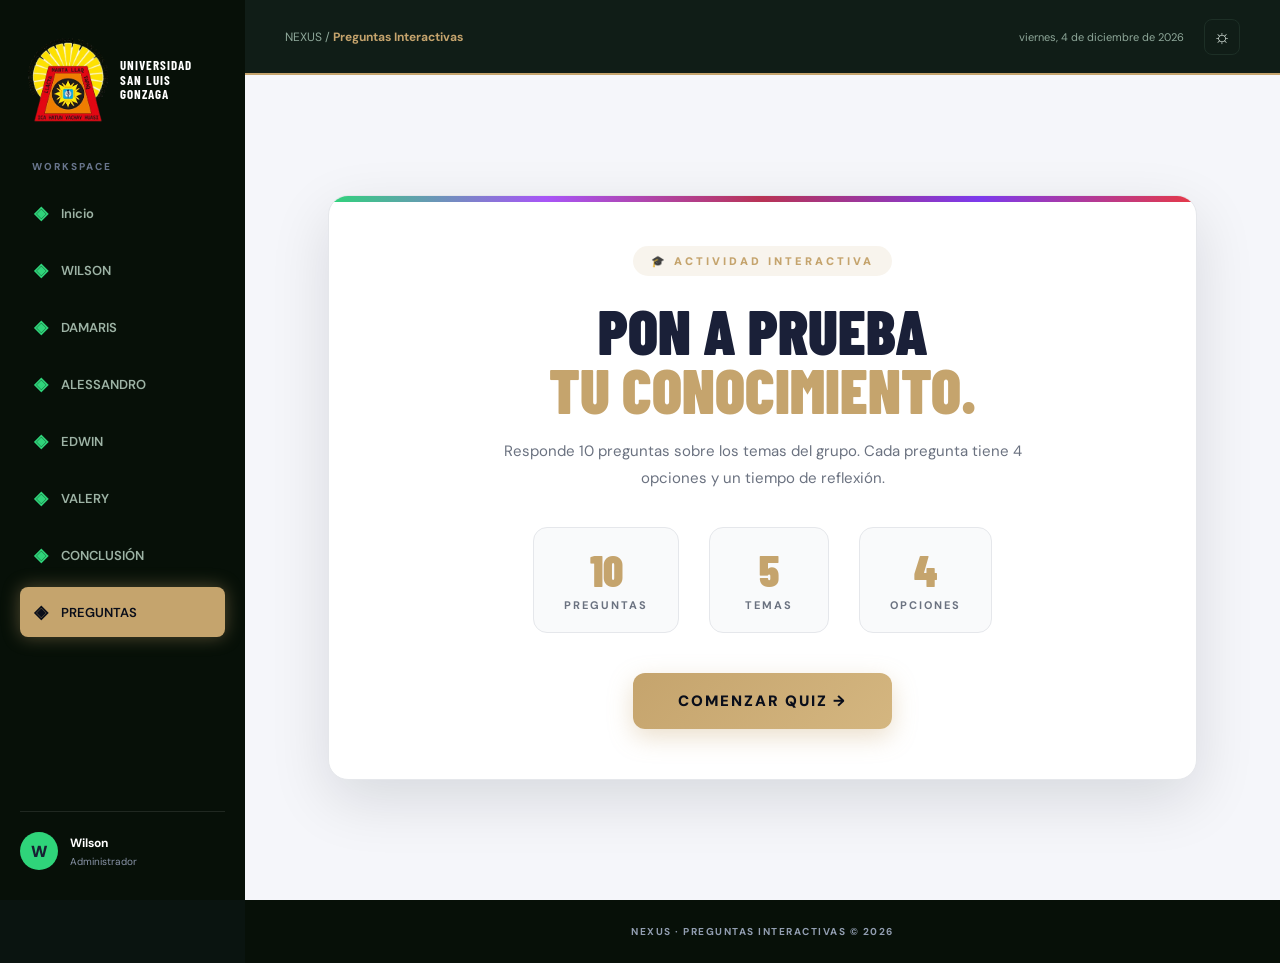
<file: 7_preguntas.html>
<!DOCTYPE html>
<html lang="es">
<head>
<meta charset="UTF-8">
<meta name="viewport" content="width=device-width, initial-scale=1">
<title>NEXUS | Preguntas Interactivas</title>
<link href="https://fonts.googleapis.com/css2?family=Barlow+Condensed:wght@500;600;700;800;900&family=DM+Sans:wght@400;500;600;700&display=swap" rel="stylesheet">
<link rel="stylesheet" href="css/style.css">
<link rel="stylesheet" href="css/preguntas.css">
</head>
<body class="theme-quiz">

<div class="app">

    <!-- ==================== SIDEBAR ==================== -->
    <aside class="sidebar">
        <div class="logo">
            <img src="LOGO.png" alt="Logo institucional">
            <span class="logo-text">UNIVERSIDAD<br>SAN LUIS GONZAGA</span>
        </div>

        <div class="section-label">WORKSPACE</div>

        <a class="nav-item" href="index.html">
            <span class="nav-icon">◈</span><span class="nav-text">Inicio</span>
        </a>
        <a class="nav-item" href="1_wilson.html">
            <span class="nav-icon">◈</span><span class="nav-text">WILSON</span>
        </a>
        <a class="nav-item" href="2_damaris.html">
            <span class="nav-icon">◈</span><span class="nav-text">DAMARIS</span>
        </a>
        <a class="nav-item" href="3_alessandro.html">
            <span class="nav-icon">◈</span><span class="nav-text">ALESSANDRO</span>
        </a>
        <a class="nav-item" href="4_edwin.html">
            <span class="nav-icon">◈</span><span class="nav-text">EDWIN</span>
        </a>
        <a class="nav-item" href="5_valery.html">
            <span class="nav-icon">◈</span><span class="nav-text">VALERY</span>
        </a>
        <a class="nav-item" href="6_conclusion.html">
            <span class="nav-icon">◈</span><span class="nav-text">CONCLUSIÓN</span>
        </a>
        <a class="nav-item active" href="7_preguntas.html">
            <span class="nav-icon">◈</span><span class="nav-text">PREGUNTAS</span>
        </a>

        <div class="sidebar-bottom">
            <div class="profile">
                <div class="avatar">W</div>
                <div class="profile-info">
                    <strong>Wilson</strong>
                    <small>Administrador</small>
                </div>
            </div>
        </div>
    </aside>


    <!-- ==================== MAIN ==================== -->
    <main class="main">

        <header class="topbar">
            <div class="breadcrumb">NEXUS / <strong>Preguntas Interactivas</strong></div>
            <div class="top-actions">
                <span class="date" id="currentDate"></span>
                <button class="icon-btn" id="themeBtn">☼</button>
            </div>
        </header>


        <!-- ==================== QUIZ WRAPPER ==================== -->
        <div class="quiz-wrapper">

            <!-- ===== PANTALLA DE INICIO ===== -->
            <section class="quiz-screen active" id="startScreen">
                <div class="quiz-start-card">
                    <div class="start-badge">🎓 ACTIVIDAD INTERACTIVA</div>
                    <h1 class="start-title">PON A PRUEBA<br><span>TU CONOCIMIENTO.</span></h1>
                    <p class="start-desc">
                        Responde 10 preguntas sobre los temas del grupo.
                        Cada pregunta tiene 4 opciones y un tiempo de reflexión.
                    </p>

                    <div class="start-stats">
                        <div class="stat-box">
                            <div class="stat-num">10</div>
                            <div class="stat-lbl">Preguntas</div>
                        </div>
                        <div class="stat-box">
                            <div class="stat-num">5</div>
                            <div class="stat-lbl">Temas</div>
                        </div>
                        <div class="stat-box">
                            <div class="stat-num">4</div>
                            <div class="stat-lbl">Opciones</div>
                        </div>
                    </div>

                    <button class="start-btn" id="startBtn">
                        COMENZAR QUIZ →
                    </button>
                </div>
            </section>


            <!-- ===== PANTALLA DEL QUIZ ===== -->
            <section class="quiz-screen" id="quizScreen">
                <div class="quiz-header">
                    <div class="quiz-topic" id="quizTopic">TEMA</div>
                    <div class="quiz-progress">
                        <div class="quiz-progress-bar">
                            <div class="quiz-progress-fill" id="quizProgressFill"></div>
                        </div>
                        <div class="quiz-progress-text">
                            <span id="currentQ">01</span> / <span id="totalQ">10</span>
                        </div>
                    </div>
                    <div class="quiz-score">
                        <span class="score-icon">⭐</span>
                        <span id="scoreValue">0</span> pts
                    </div>
                </div>

                <div class="quiz-card">
                    <div class="quiz-question" id="questionText"></div>
                    <div class="quiz-options" id="optionsContainer"></div>
                    <div class="quiz-feedback" id="feedback"></div>
                </div>
            </section>


            <!-- ===== PANTALLA FINAL ===== -->
            <section class="quiz-screen" id="resultScreen">
                <div class="result-card">
                    <div class="result-emoji" id="resultEmoji">🎉</div>
                    <h1 class="result-title" id="resultTitle">¡EXCELENTE!</h1>
                    <div class="result-score">
                        <span id="finalScore">0</span>
                        <span class="result-score-total">/ 10</span>
                    </div>
                    <p class="result-msg" id="resultMsg">
                        Has demostrado un gran conocimiento de los temas.
                    </p>

                    <div class="result-breakdown" id="resultBreakdown"></div>

                    <div class="result-actions">
                        <button class="result-btn retry" id="retryBtn">
                            ↻ INTENTAR DE NUEVO
                        </button>
                        <a href="6_conclusion.html" class="result-btn back">
                            ← VOLVER A LA CONCLUSIÓN
                        </a>
                    </div>
                </div>
            </section>

        </div>

        <footer class="footer">NEXUS · PREGUNTAS INTERACTIVAS © 2026</footer>

    </main>
</div>

<script>
/* =========================================
   FECHA
========================================= */
const currentDate = document.getElementById("currentDate");
if (currentDate) {
    currentDate.textContent = new Date().toLocaleDateString("es-PE", {
        weekday: "long", day: "numeric", month: "long", year: "numeric"
    });
}

/* =========================================
   MODO OSCURO
========================================= */
const themeBtn = document.getElementById("themeBtn");
if (themeBtn) {
    themeBtn.addEventListener("click", () => {
        document.body.classList.toggle("dark");
        themeBtn.textContent = document.body.classList.contains("dark") ? "☾" : "☼";
    });
}

/* =========================================
   BASE DE PREGUNTAS
========================================= */
const questions = [
    // ===== WILSON — CULTURA DE PAZ (VERDE) =====
    {
        topic: "CULTURA DE PAZ",
        color: "verde",
        name: "WILSON",
        question: "¿Qué busca principalmente la cultura de paz?",
        options: [
            "Eliminar todos los conflictos de la sociedad",
            "Que las personas convivan respetando sus diferencias y resolviendo conflictos con diálogo",
            "Imponer el orden mediante la fuerza del Estado",
            "Evitar que las personas expresen sus opiniones"
        ],
        correct: 1,
        explanation: "La cultura de paz no busca eliminar los conflictos, sino enseñar a gestionarlos con respeto, diálogo y comprensión."
    },
    {
        topic: "CULTURA DE PAZ",
        color: "verde",
        name: "WILSON",
        question: "¿Cuál de los siguientes es un principio fundamental de la cultura de paz?",
        options: [
            "Discriminación",
            "Intolerancia",
            "Solidaridad",
            "Violencia"
        ],
        correct: 2,
        explanation: "La solidaridad es uno de los 6 principios fundamentales: respeto, tolerancia, igualdad, justicia, solidaridad y diálogo."
    },

    // ===== DAMARIS — DINÁMICAS SOCIOAMBIENTALES (VIOLETA) =====
    {
        topic: "DINÁMICAS SOCIOAMBIENTALES",
        color: "violeta",
        name: "DAMARIS",
        question: "¿Qué son las dinámicas socioambientales?",
        options: [
            "Solo los fenómenos naturales como lluvias y sequías",
            "Las relaciones e interacciones entre la sociedad y el medio ambiente",
            "Las leyes que protegen a las empresas mineras",
            "Los conflictos entre países por recursos"
        ],
        correct: 1,
        explanation: "Son las relaciones e interacciones entre sociedad y medio ambiente, que se producen por actividades humanas y procesos naturales."
    },
    {
        topic: "DINÁMICAS SOCIOAMBIENTALES",
        color: "violeta",
        name: "DAMARIS",
        question: "¿Cuál es un ejemplo de dinámica socioambiental POSITIVA?",
        options: [
            "Deforestación",
            "Minería ilegal",
            "Reforestación",
            "Contaminación de ríos"
        ],
        correct: 2,
        explanation: "La reforestación es una dinámica positiva porque favorece la conservación del medio ambiente y el bienestar social."
    },

    // ===== ALESSANDRO — TEORÍAS DEL CONFLICTO (VINO) =====
    {
        topic: "TEORÍAS DEL CONFLICTO",
        color: "vino",
        name: "ALESSANDRO",
        question: "Según las teorías del conflicto, ¿qué es la sociedad?",
        options: [
            "Un bloque homogéneo en paz permanente",
            "Un espacio de tensiones estructurales e intereses contrapuestos",
            "Un lugar donde no existen desigualdades",
            "Un sistema perfecto sin conflictos"
        ],
        correct: 1,
        explanation: "La sociedad no es un bloque homogéneo: coexisten tensiones estructurales, intereses contrapuestos y disputas por el poder."
    },
    {
        topic: "TEORÍAS DEL CONFLICTO",
        color: "vino",
        name: "ALESSANDRO",
        question: "¿Cuál es la fase del ciclo del conflicto donde se puede PREVENIR estratégicamente?",
        options: [
            "Movilización",
            "Escalada",
            "Latente",
            "Resolución"
        ],
        correct: 2,
        explanation: "La fase latente es el momento óptimo para la prevención estratégica, cuando las desigualdades aún no se han manifestado."
    },

    // ===== EDWIN — CONFLICTOS SOCIOAMBIENTALES (PÚRPURA) =====
    {
        topic: "CONFLICTOS SOCIOAMBIENTALES",
        color: "purpura",
        name: "EDWIN",
        question: "Según la Defensoría del Pueblo (marzo 2026), ¿qué porcentaje de conflictos son socioambientales?",
        options: [
            "25%",
            "40%",
            "54%",
            "75%"
        ],
        correct: 2,
        explanation: "De 161 conflictos activos, 87 (54%) son socioambientales según el reporte de la Defensoría del Pueblo de marzo 2026."
    },
    {
        topic: "CONFLICTOS SOCIOAMBIENTALES",
        color: "purpura",
        name: "EDWIN",
        question: "¿Cuál es una solución efectiva para los conflictos socioambientales?",
        options: [
            "Reprimir las protestas con la policía",
            "Ignorar las demandas de las comunidades",
            "Diálogo temprano y consulta previa a las comunidades",
            "Aprobar proyectos sin estudios de impacto"
        ],
        correct: 2,
        explanation: "El diálogo temprano y la consulta previa, libre e informada son claves para prevenir y resolver conflictos socioambientales."
    },

    // ===== VALERY — VIOLENCIA E ILEGALIDAD (ROJO) =====
    {
        topic: "VIOLENCIA E ILEGALIDAD",
        color: "rojo",
        name: "VALERY",
        question: "Según Johan Galtung, ¿qué tipo de violencia es la pobreza y la exclusión?",
        options: [
            "Violencia directa",
            "Violencia estructural",
            "Violencia cultural",
            "Violencia física"
        ],
        correct: 1,
        explanation: "Galtung distingue: directa (agresiones), estructural (pobreza, exclusión) y cultural (normaliza las otras dos)."
    },
    {
        topic: "VIOLENCIA E ILEGALIDAD",
        color: "rojo",
        name: "VALERY",
        question: "¿Qué relación existe entre los conflictos sociales y la ilegalidad en el Perú?",
        options: [
            "No tienen ninguna relación",
            "La ilegalidad ocupa los vacíos de autoridad del Estado",
            "Los conflictos solo afectan a las empresas formales",
            "La ilegalidad solo ocurre en Lima"
        ],
        correct: 1,
        explanation: "Donde el Estado no llega, la ilegalidad ocupa su lugar: economías ilegales controlan territorios y usan la violencia."
    }
];

/* =========================================
   ESTADO DEL QUIZ
========================================= */
let currentQuestion = 0;
let score = 0;
let answersLog = [];
let isLocked = false;

/* =========================================
   ELEMENTOS DOM
========================================= */
const startScreen = document.getElementById("startScreen");
const quizScreen = document.getElementById("quizScreen");
const resultScreen = document.getElementById("resultScreen");
const startBtn = document.getElementById("startBtn");
const retryBtn = document.getElementById("retryBtn");

const quizTopic = document.getElementById("quizTopic");
const quizProgressFill = document.getElementById("quizProgressFill");
const currentQEl = document.getElementById("currentQ");
const totalQEl = document.getElementById("totalQ");
const scoreValueEl = document.getElementById("scoreValue");
const questionText = document.getElementById("questionText");
const optionsContainer = document.getElementById("optionsContainer");
const feedback = document.getElementById("feedback");

const resultEmoji = document.getElementById("resultEmoji");
const resultTitle = document.getElementById("resultTitle");
const finalScore = document.getElementById("finalScore");
const resultMsg = document.getElementById("resultMsg");
const resultBreakdown = document.getElementById("resultBreakdown");

/* =========================================
   INICIALIZACIÓN
========================================= */
totalQEl.textContent = questions.length;

function showScreen(screen) {
    document.querySelectorAll(".quiz-screen").forEach(s => s.classList.remove("active"));
    screen.classList.add("active");
}

/* =========================================
   MOSTRAR PREGUNTA
========================================= */
function showQuestion() {
    isLocked = false;
    const q = questions[currentQuestion];

    // Actualizar encabezado
    quizTopic.textContent = `${q.name} · ${q.topic}`;
    quizTopic.className = `quiz-topic color-${q.color}`;

    // Progreso
    const pct = ((currentQuestion) / questions.length) * 100;
    quizProgressFill.style.width = pct + "%";
    currentQEl.textContent = String(currentQuestion + 1).padStart(2, "0");

    // Score
    scoreValueEl.textContent = score;

    // Reset feedback
    feedback.className = "quiz-feedback";
    feedback.innerHTML = "";

    // Pregunta con animación
    questionText.textContent = q.question;
    questionText.style.opacity = "0";
    questionText.style.transform = "translateY(10px)";
    setTimeout(() => {
        questionText.style.transition = "all .4s ease";
        questionText.style.opacity = "1";
        questionText.style.transform = "translateY(0)";
    }, 50);

    // Opciones
    optionsContainer.innerHTML = "";
    q.options.forEach((opt, i) => {
        const btn = document.createElement("button");
        btn.className = `quiz-option color-${q.color}`;
        btn.innerHTML = `
            <span class="opt-letter">${String.fromCharCode(65 + i)}</span>
            <span class="opt-text">${opt}</span>
        `;
        btn.addEventListener("click", () => selectAnswer(i, btn));
        optionsContainer.appendChild(btn);
    });
}

/* =========================================
   SELECCIONAR RESPUESTA
========================================= */
function selectAnswer(index, button) {
    if (isLocked) return;
    isLocked = true;

    const q = questions[currentQuestion];
    const allOptions = optionsContainer.querySelectorAll(".quiz-option");

    // Bloquear todas las opciones
    allOptions.forEach(opt => opt.classList.add("locked"));

    // Marcar la seleccionada como "tension"
    button.classList.add("selected");

    // ⏳ TIEMPO DE TENSIÓN: 2.5 segundos
    feedback.className = `quiz-feedback tension color-${q.color}`;
    feedback.innerHTML = `
        <div class="tension-spinner"></div>
        <div class="tension-text">Analizando respuesta...</div>
    `;

    setTimeout(() => {
        const isCorrect = index === q.correct;

        // Marcar la opción correcta
        allOptions[q.correct].classList.add("correct");

        // Si falló, marcar la incorrecta
        if (!isCorrect) {
            button.classList.add("incorrect");
        } else {
            score++;
            scoreValueEl.textContent = score;
        }

        // Guardar en log
        answersLog.push({
            topic: q.topic,
            color: q.color,
            name: q.name,
            isCorrect: isCorrect,
            userAnswer: index,
            correctAnswer: q.correct
        });

        // Mostrar feedback con explicación
        feedback.className = `quiz-feedback ${isCorrect ? "success" : "error"} color-${q.color}`;
        feedback.innerHTML = `
            <div class="feedback-icon">${isCorrect ? "✓" : "✗"}</div>
            <div class="feedback-content">
                <div class="feedback-title">${isCorrect ? "¡Correcto!" : "Incorrecto"}</div>
                <div class="feedback-exp">${q.explanation}</div>
            </div>
        `;

        // Siguiente después de 3.5 segundos
        setTimeout(() => {
            currentQuestion++;
            if (currentQuestion < questions.length) {
                showQuestion();
            } else {
                showResults();
            }
        }, 3500);

    }, 2500);
}

/* =========================================
   MOSTRAR RESULTADOS
========================================= */
function showResults() {
    quizProgressFill.style.width = "100%";

    const total = questions.length;
    const pct = (score / total) * 100;

    // Emoji y mensaje según puntuación
    let emoji, title, msg;
    if (pct === 100) {
        emoji = "🏆"; title = "¡PERFECTO!"; msg = "Has respondido todo correctamente. ¡Eres un experto en estos temas!";
    } else if (pct >= 80) {
        emoji = "🎉"; title = "¡EXCELENTE!"; msg = "Tienes un gran dominio de los temas. ¡Bien hecho!";
    } else if (pct >= 60) {
        emoji = "👍"; title = "¡BUEN TRABAJO!"; msg = "Vas por buen camino. Repasa algunos temas para dominarlos completamente.";
    } else if (pct >= 40) {
        emoji = "💪"; title = "¡SIGUE ASÍ!"; msg = "Has aprendido bastante. Repasa las presentaciones para reforzar.";
    } else {
        emoji = "📚"; title = "¡A REPASAR!"; msg = "No te preocupes. Repasa las secciones y vuelve a intentarlo.";
    }

    resultEmoji.textContent = emoji;
    resultTitle.textContent = title;
    finalScore.textContent = score;
    resultMsg.textContent = msg;

    // Breakdown por tema
    const byTopic = {};
    answersLog.forEach(a => {
        if (!byTopic[a.topic]) {
            byTopic[a.topic] = { correct: 0, total: 0, color: a.color, name: a.name };
        }
        byTopic[a.topic].total++;
        if (a.isCorrect) byTopic[a.topic].correct++;
    });

    resultBreakdown.innerHTML = "";
    Object.keys(byTopic).forEach(topic => {
        const data = byTopic[topic];
        const row = document.createElement("div");
        row.className = `breakdown-row color-${data.color}`;
        row.innerHTML = `
            <div class="bd-topic">
                <span class="bd-name">${data.name}</span>
                <span class="bd-topic-name">${topic}</span>
            </div>
            <div class="bd-score">${data.correct} / ${data.total}</div>
        `;
        resultBreakdown.appendChild(row);
    });

    showScreen(resultScreen);
}

/* =========================================
   REINICIAR
========================================= */
function resetQuiz() {
    currentQuestion = 0;
    score = 0;
    answersLog = [];
    isLocked = false;
    scoreValueEl.textContent = "0";
    quizProgressFill.style.width = "0%";
}

/* =========================================
   EVENTOS
========================================= */
startBtn.addEventListener("click", () => {
    resetQuiz();
    showScreen(quizScreen);
    showQuestion();
});

retryBtn.addEventListener("click", () => {
    resetQuiz();
    showScreen(quizScreen);
    showQuestion();
});
</script>

</body>
</html>
</file>
<file: css/style.css>
/* =========================================
   1. CONFIGURACIÓN GENERAL
========================================= */

:root {
    --bg: #f4f5f8;
    --card: #ffffff;
    --text: #172033;
    --muted: #788092;
    --border: #e7e9ef;
    --sidebar: #111a2b;
    --sidebar-text: #aab4c5;
    --gold: #c5a46d;
    --gold-light: #e2c58f;
    --shadow: 0 8px 30px rgba(20,30,50,.06);
}

* {
    margin: 0;
    padding: 0;
    box-sizing: border-box;
}

html {
    scroll-behavior: smooth;
    scroll-padding-top: 20px;
}

body {
    font-family: 'DM Sans', sans-serif;
    background: var(--bg);
    color: var(--text);
    transition: background .3s, color .3s;
}

a {
    text-decoration: none;
    color: inherit;
}

button {
    font-family: inherit;
    cursor: pointer;
}

.app {
    min-height: 100vh;
    display: flex;
}


/* =========================================
   2. MENÚ LATERAL
========================================= */

.sidebar {
    width: 245px;
    min-width: 245px;
    height: 100vh;
    position: fixed;
    top: 0;
    left: 0;
    z-index: 100;
    background: var(--sidebar);
    padding: 30px 20px;
    display: flex;
    flex-direction: column;
}

.logo {
    height: 100px;
    display: flex;
    align-items: center;
    justify-content: center;
    margin-bottom: 30px;
}

.logo img {
    max-width: 150px;
    max-height: 85px;
    object-fit: contain;
}
.logo {
    height: 100px;
    display: flex;
    align-items: center;
    justify-content: center;
    gap: 12px;              /* espacio entre logo y texto */
    margin-bottom: 30px;
    padding: 0 8px;
}

.logo-text {
    color: #ffffff;
    font-family: 'Barlow Condensed', sans-serif;
    font-size: 13px;
    font-weight: 700;
    line-height: 1.15;
    letter-spacing: 1px;
    text-align: left;
    text-transform: uppercase;
}

.section-label {
    font-size: 10px;
    font-weight: 800;
    letter-spacing: 2px;
    color: #68758c;
    padding: 0 12px;
    margin-bottom: 15px;
}

.nav-item {
    display: flex;
    align-items: center;
    gap: 13px;
    padding: 13px 14px;
    margin-bottom: 7px;
    border-radius: 8px;
    color: var(--sidebar-text);
    font-size: 13px;
    font-weight: 600;
    transition: .3s;
}

.nav-item:hover,
.nav-item.active {
    background: rgba(197,164,109,.14);
    color: var(--gold-light);
}

.nav-icon {
    font-size: 18px;
    color: var(--gold);
}

.sidebar-bottom {
    margin-top: auto;
    border-top: 1px solid rgba(255,255,255,.1);
    padding-top: 20px;
}

.profile {
    display: flex;
    align-items: center;
    gap: 12px;
}

.avatar {
    width: 38px;
    height: 38px;
    background: var(--gold);
    color: #172033;
    border-radius: 50%;
    display: flex;
    align-items: center;
    justify-content: center;
    font-weight: 900;
}

.profile-info {
    display: flex;
    flex-direction: column;
    gap: 4px;
}

.profile-info strong {
    color: white;
    font-size: 12px;
}

.profile-info small {
    color: #8994a8;
    font-size: 10px;
}


/* =========================================
   3. CONTENIDO PRINCIPAL
========================================= */

.main {
    width: calc(100% - 245px);
    margin-left: 245px;
    min-width: 0;
}


/* =========================================
   4. BARRA SUPERIOR
========================================= */

.topbar {
    height: 75px;
    padding: 0 40px;
    display: flex;
    align-items: center;
    justify-content: space-between;
    background: var(--card);
    border-bottom: 1px solid var(--border);
}

.breadcrumb {
    color: var(--muted);
    font-size: 12px;
}

.breadcrumb strong {
    color: var(--text);
}

.top-actions {
    display: flex;
    align-items: center;
    gap: 20px;
}

.date {
    font-size: 11px;
    color: var(--muted);
}

.icon-btn {
    width: 36px;
    height: 36px;
    border: 1px solid var(--border);
    border-radius: 8px;
    background: var(--card);
    color: var(--text);
    font-size: 19px;
}


/* =========================================
   5. CARRUSEL
========================================= */

.hero-slider {
    height: 510px;
    position: relative;
    overflow: hidden;
    background: #101a2c;
}

.slide {
    position: absolute;
    inset: 0;
    opacity: 0;
    visibility: hidden;
    transition: opacity .8s ease, visibility .8s;
}

.slide.active {
    opacity: 1;
    visibility: visible;
}

.slide > img {
    width: 100%;
    height: 100%;
    object-fit: cover;
    position: absolute;
    inset: 0;
}

.slide-overlay {
    position: absolute;
    inset: 0;
    background: linear-gradient(
        90deg,
        rgba(10,18,34,.94) 0%,
        rgba(10,18,34,.65) 48%,
        rgba(10,18,34,.12) 100%
    );
}

.hero-content {
    position: absolute;
    top: 50%;
    left: 9%;
    transform: translateY(-50%);
    max-width: 600px;
    color: white;
}

.hero-tag {
    display: inline-block;
    font-size: 10px;
    letter-spacing: 3px;
    color: var(--gold-light);
    font-weight: 800;
    margin-bottom: 22px;
}

.hero-content h1 {
    font-family: 'Barlow Condensed', sans-serif;
    font-size: clamp(50px,6vw,82px);
    line-height: .92;
    font-weight: 900;
    margin-bottom: 22px;
}

.hero-content h1 span {
    color: var(--gold-light);
}

.hero-content p {
    max-width: 440px;
    color: #d5dbe5;
    font-size: 14px;
    line-height: 1.8;
    margin-bottom: 30px;
}

.hero-btn {
    display: inline-block;
    padding: 14px 24px;
    background: var(--gold);
    color: #172033;
    font-size: 10px;
    font-weight: 900;
    letter-spacing: 1px;
    border-radius: 4px;
    transition: .3s;
}

.hero-btn:hover {
    background: white;
    transform: translateY(-3px);
}


/* =========================================
   6. CONTROLES DEL CARRUSEL
========================================= */

.slider-arrow {
    position: absolute;
    top: 50%;
    transform: translateY(-50%);
    width: 42px;
    height: 42px;
    border: 1px solid rgba(255,255,255,.35);
    border-radius: 50%;
    background: rgba(0,0,0,.2);
    color: white;
    font-size: 15px;
    z-index: 10;
    transition: .3s;
}

.slider-arrow:hover {
    background: var(--gold);
    color: #172033;
}

.slider-arrow.prev {
    left: 25px;
}

.slider-arrow.next {
    right: 25px;
}

.slider-bottom {
    position: absolute;
    bottom: 25px;
    left: 9%;
    right: 9%;
    display: flex;
    align-items: center;
    justify-content: space-between;
    z-index: 10;
    color: white;
    font-size: 11px;
}

.slider-indicators {
    display: flex;
    gap: 8px;
}

.slider-indicators button {
    width: 25px;
    height: 3px;
    border: none;
    background: rgba(255,255,255,.35);
    transition: .3s;
}

.slider-indicators button.active {
    width: 45px;
    background: var(--gold-light);
}


/* =========================================
   7. INTRODUCCIÓN
========================================= */

.intro-section {
    padding: 65px 8%;
    display: grid;
    grid-template-columns: 1fr 1fr;
    gap: 60px;
    align-items: center;
    background: var(--card);
}

.eyebrow {
    color: var(--gold);
    font-size: 10px;
    font-weight: 900;
    letter-spacing: 3px;
    margin-bottom: 15px;
}

.intro-section h2 {
    font-family: 'Barlow Condensed', sans-serif;
    font-size: clamp(35px,4vw,53px);
    line-height: .98;
    font-weight: 900;
    color: var(--text);
}

.intro-section h2 span {
    color: var(--gold);
}

.intro-section p {
    font-size: 14px;
    line-height: 1.9;
    color: var(--muted);
}


/* =========================================
   8. CONFLICTIVIDAD SOCIAL
========================================= */

.topic-section {
    padding: 75px 7%;
    background: var(--bg);
}

.topic-heading {
    margin-bottom: 38px;
}

.topic-heading .eyebrow {
    color: var(--gold);
    font-size: 10px;
    font-weight: 900;
    letter-spacing: 3px;
    margin-bottom: 15px;
}

.topic-heading h2 {
    font-family: 'Barlow Condensed', sans-serif;
    font-size: clamp(38px,5vw,58px);
    line-height: .98;
    font-weight: 900;
    color: var(--text);
}

.topic-heading h2 span {
    color: var(--gold);
}

.topic-description {
    max-width: 760px;
    color: var(--muted);
    font-size: 14px;
    line-height: 1.9;
    margin-top: 20px;
}


/* TARJETAS */

.topic-grid {
    display: grid;
    grid-template-columns: repeat(3,minmax(0,1fr));
    gap: 20px;
}

.topic-card {
    background: var(--card);
    border: 1px solid var(--border);
    border-radius: 12px;
    padding: 28px 25px;
    position: relative;
    overflow: hidden;
    transition: transform .3s, box-shadow .3s, border-color .3s;
}

.topic-card::before {
    content: "";
    position: absolute;
    top: 0;
    left: 0;
    width: 0;
    height: 3px;
    background: var(--gold);
    transition: width .3s;
}

.topic-card:hover {
    transform: translateY(-5px);
    border-color: rgba(197,164,109,.5);
    box-shadow: var(--shadow);
}

.topic-card:hover::before {
    width: 100%;
}

.topic-number {
    font-family: 'Barlow Condensed', sans-serif;
    font-size: 39px;
    font-weight: 900;
    color: var(--gold);
    margin-bottom: 13px;
    line-height: 1;
}

.topic-card h3 {
    font-size: 16px;
    font-weight: 700;
    color: var(--text);
    margin-bottom: 12px;
}

.topic-card p {
    color: var(--muted);
    font-size: 13px;
    line-height: 1.8;
}


/* IDEA PRINCIPAL */

.topic-highlight {
    margin-top: 30px;
    padding: 35px 38px;
    border-radius: 13px;
    background: linear-gradient(120deg,#142139,#293d5c);
    color: white;
    position: relative;
    overflow: hidden;
}

.topic-highlight::after {
    content: "◈";
    position: absolute;
    right: 35px;
    top: 50%;
    transform: translateY(-50%);
    font-size: 130px;
    color: rgba(255,255,255,.05);
}

.highlight-label {
    color: var(--gold-light);
    font-size: 10px;
    font-weight: 900;
    letter-spacing: 3px;
}

.topic-highlight h3 {
    font-family: 'Barlow Condensed', sans-serif;
    font-size: 32px;
    font-weight: 800;
    margin: 14px 0;
}

.topic-highlight p {
    max-width: 850px;
    color: #dce3ed;
    font-size: 14px;
    line-height: 1.9;
    position: relative;
    z-index: 1;
}

.topic-footer {
    margin-top: 25px;
    display: flex;
    align-items: center;
    gap: 10px;
    color: var(--muted);
    font-size: 10px;
    font-weight: 700;
    letter-spacing: 1px;
}

.topic-footer span {
    color: var(--gold);
    font-size: 20px;
}


/* =========================================
   9. PIE DE PÁGINA
========================================= */

.footer {
    padding: 25px;
    text-align: center;
    background: var(--sidebar);
    color: #929eb1;
    font-size: 10px;
    font-weight: 700;
    letter-spacing: 1.5px;
}


/* =========================================
   10. MODO OSCURO
========================================= */

body.dark {
    --bg: #101827;
    --card: #192438;
    --text: #f0f3f8;
    --muted: #a0acc0;
    --border: #29364b;
    --sidebar: #0b1220;
}


/* =========================================
   11. FLECHAS DE NAVEGACIÓN
========================================= */

/* BOTONES DE NAVEGACIÓN */
.scroll-navigation {
    position: fixed;
    right: 25px;
    bottom: 25px;
    width: 48px;
    height: 48px;
    border: none;
    border-radius: 50%;
    background: var(--gold);
    color: #ffffff;
    font-size: 25px;
    font-weight: bold;
    cursor: pointer;
    display: flex;
    align-items: center;
    justify-content: center;
    box-shadow: 0 4px 12px rgba(0, 0, 0, 0.25);
    z-index: 9999;

    /* Evita movimientos y animaciones molestas */
    transition: background 0.3s ease, box-shadow 0.3s ease;
}

.scroll-navigation:hover {
    background: var(--gold-light);
    box-shadow: 0 6px 16px rgba(0, 0, 0, 0.3);
}

.scroll-up {
    display: none;
}

@media (max-width: 768px) {
    .scroll-navigation {
        right: 15px;
        bottom: 20px;
        width: 42px;
        height: 42px;
    }
}


/* =========================================
   12. RESPONSIVE - TABLETS
========================================= */

@media (max-width:1100px) {

    .sidebar {
        width: 210px;
        min-width: 210px;
    }

    .main {
        width: calc(100% - 210px);
        margin-left: 210px;
    }

    .topic-grid {
        grid-template-columns: repeat(2,minmax(0,1fr));
    }

    .intro-section {
        gap: 30px;
    }
}


/* =========================================
   13. RESPONSIVE - CELULARES
========================================= */

@media (max-width:700px) {

    .sidebar {
        width: 65px;
        min-width: 65px;
        padding: 20px 8px;
        align-items: center;
    }

    .logo {
        height: 55px;
        margin-bottom: 25px;
    }

    .logo img {
        max-width: 45px;
        max-height: 45px;
    }

    .section-label,
    .nav-text,
    .profile-info {
        display: none;
    }

    .nav-item {
        width: 45px;
        height: 45px;
        justify-content: center;
        padding: 0;
    }

    .nav-icon {
        font-size: 20px;
    }

    .profile {
        justify-content: center;
    }

    .main {
        width: calc(100% - 65px);
        margin-left: 65px;
    }

    .topbar {
        height: 60px;
        padding: 0 15px;
    }

    .date {
        display: none;
    }

    .hero-slider {
        height: 430px;
    }

    .hero-content {
        left: 8%;
        right: 8%;
    }

    .hero-content h1 {
        font-size: 49px;
    }

    .hero-content p {
        font-size: 12px;
    }

    .slider-arrow {
        width: 32px;
        height: 32px;
        font-size: 12px;
    }

    .slider-arrow.prev {
        left: 10px;
    }

    .slider-arrow.next {
        right: 10px;
    }

    .slider-bottom {
        left: 8%;
        right: 8%;
    }

    .intro-section {
        grid-template-columns: 1fr;
        padding: 45px 7%;
        gap: 25px;
    }

    .topic-section {
        padding: 50px 6%;
    }

    .topic-grid {
        grid-template-columns: 1fr;
        gap: 15px;
    }

    .topic-card {
        padding: 23px;
    }

    .topic-highlight {
        padding: 27px 23px;
    }

    .topic-highlight h3 {
        font-size: 27px;
    }

    .topic-highlight::after {
        right: 10px;
        font-size: 90px;
    }

    .topic-footer {
        font-size: 9px;
        line-height: 1.7;
    }

    .footer {
        font-size: 8px;
        padding: 20px 10px;
    }

    .scroll-navigation {
        right: 15px;
        bottom: 20px;
        width: 43px;
        height: 43px;
    }

    .scroll-up {
        bottom: 75px;
    }
}


/* =========================================
   14. ANIMACIONES
========================================= */

@keyframes fadeUp {
    from {
        opacity: 0;
        transform: translateY(15px);
    }

    to {
        opacity: 1;
        transform: translateY(0);
    }
}

.topic-card {
    animation: fadeUp .6s ease both;
}

.topic-card:nth-child(2) {
    animation-delay: .08s;
}

.topic-card:nth-child(3) {
    animation-delay: .16s;
}

.topic-card:nth-child(4) {
    animation-delay: .24s;
}

.topic-card:nth-child(5) {
    animation-delay: .32s;
}

.topic-card:nth-child(6) {
    animation-delay: .40s;
}
/* =========================================
   TEMA CULTURA DE PAZ — OSCURO + VERDE
========================================= */
:root {
    --bg: #0a1410;
    --card: #101d17;
    --text: #eaf5ee;
    --muted: #8fa89a;
    --border: #1d2f26;
    --sidebar: #071008;
    --sidebar-text: #9db3a5;
    --gold: #2fd47a;          /* verde principal */
    --gold-light: #4fffa1;    /* verde brillante */
    --shadow: 0 10px 40px rgba(0, 0, 0, .4);
}

body.theme-paz {
    background: var(--bg);
    color: var(--text);
}

body.theme-paz .sidebar { background: var(--sidebar); }
body.theme-paz .topbar  { background: #0d1813; border-bottom-color: var(--border); }
body.theme-paz .footer  { background: #071008; color: #6d8477; }

body.theme-paz .nav-item:hover,
body.theme-paz .nav-item.active {
    background: rgba(47, 212, 122, .12);
    color: var(--gold-light);
}
body.theme-paz .nav-icon { color: var(--gold); }
body.theme-paz .logo { color: #fff; }
body.theme-paz .logo span { color: var(--gold); }

/* Ocultar header del layout antiguo si se usa */
body.theme-paz .main { padding: 0; }

/* =========================================
   SISTEMA DE DIAPOSITIVAS (PPT)
========================================= */
.ppt-wrapper {
    position: relative;
    width: 100%;
}

.ppt-slide {
    position: relative;
    min-height: calc(100vh - 75px);
    display: flex;
    align-items: center;
    justify-content: center;
    padding: 60px 8%;
    overflow: hidden;
    scroll-snap-align: start;
    border-bottom: 1px solid var(--border);
}

.slide-bg {
    position: absolute;
    inset: 0;
    background:
        radial-gradient(ellipse at top left, rgba(47,212,122,.08), transparent 55%),
        radial-gradient(ellipse at bottom right, rgba(47,212,122,.06), transparent 55%),
        #0a1410;
    z-index: 0;
}

.grid-bg::after {
    content: "";
    position: absolute;
    inset: 0;
    background-image:
        linear-gradient(rgba(47,212,122,.06) 1px, transparent 1px),
        linear-gradient(90deg, rgba(47,212,122,.06) 1px, transparent 1px);
    background-size: 60px 60px;
    mask-image: radial-gradient(ellipse at center, black 30%, transparent 80%);
}

.slide-content {
    position: relative;
    z-index: 2;
    max-width: 980px;
    width: 100%;
}

.slide-content.center { text-align: center; }
.slide-content.wide { max-width: 1200px; }

/* Etiquetas y títulos */
.ppt-tag {
    display: inline-block;
    font-size: 11px;
    font-weight: 800;
    letter-spacing: 4px;
    color: var(--gold-light);
    margin-bottom: 18px;
    padding: 6px 14px;
    border: 1px solid rgba(47,212,122,.35);
    border-radius: 30px;
    background: rgba(47,212,122,.06);
}

.ppt-title {
    font-family: 'Barlow Condensed', sans-serif;
    font-size: clamp(60px, 9vw, 130px);
    font-weight: 900;
    line-height: .88;
    letter-spacing: -1px;
    margin-bottom: 25px;
    color: #fff;
}
.ppt-title span { color: var(--gold-light); }

.ppt-heading {
    font-family: 'Barlow Condensed', sans-serif;
    font-size: clamp(38px, 5.5vw, 74px);
    font-weight: 900;
    line-height: .95;
    margin-bottom: 25px;
    color: #fff;
}
.ppt-heading span { color: var(--gold-light); }

.ppt-subtitle {
    font-size: 16px;
    line-height: 1.8;
    color: var(--muted);
    max-width: 640px;
    margin: 0 auto 30px;
}

.ppt-text {
    font-size: 15px;
    line-height: 1.9;
    color: #c8d9cf;
    max-width: 820px;
    margin-bottom: 22px;
}
.ppt-text.small { font-size: 14px; color: var(--muted); }

.ppt-author {
    margin-top: 35px;
    font-size: 12px;
    letter-spacing: 3px;
    color: var(--gold-light);
    font-weight: 700;
}

/* Callout */
.ppt-callout {
    display: flex;
    gap: 16px;
    align-items: flex-start;
    padding: 20px 24px;
    background: rgba(47,212,122,.05);
    border-left: 3px solid var(--gold);
    border-radius: 8px;
    margin: 20px 0;
    max-width: 820px;
}
.callout-dot {
    min-width: 10px;
    height: 10px;
    background: var(--gold);
    border-radius: 50%;
    margin-top: 8px;
    box-shadow: 0 0 12px var(--gold);
}
.ppt-callout p {
    font-size: 14px;
    line-height: 1.8;
    color: #c8d9cf;
}
.ppt-callout strong { color: var(--gold-light); }

.ppt-idea {
    font-size: 14px;
    line-height: 1.8;
    color: #c8d9cf;
    max-width: 820px;
    margin-top: 18px;
    padding: 16px 20px;
    background: rgba(255,255,255,.02);
    border-radius: 8px;
    border: 1px dashed rgba(47,212,122,.25);
}
.ppt-idea span {
    color: var(--gold-light);
    font-weight: 800;
    letter-spacing: 1px;
    font-size: 12px;
    display: block;
    margin-bottom: 8px;
}

/* Grid de principios */
.principles-grid {
    display: grid;
    grid-template-columns: repeat(3, 1fr);
    gap: 18px;
    margin-top: 25px;
}
.principle-card {
    background: linear-gradient(145deg, #0f1d16, #0c1712);
    border: 1px solid var(--border);
    border-radius: 12px;
    padding: 24px 22px;
    transition: .35s;
    position: relative;
    overflow: hidden;
}
.principle-card::before {
    content: "";
    position: absolute;
    top: 0; left: 0;
    width: 0; height: 3px;
    background: var(--gold);
    transition: width .35s;
}
.principle-card:hover {
    transform: translateY(-5px);
    border-color: rgba(47,212,122,.5);
    box-shadow: 0 12px 30px rgba(47,212,122,.12);
}
.principle-card:hover::before { width: 100%; }
.p-num {
    font-family: 'Barlow Condensed', sans-serif;
    font-size: 36px;
    font-weight: 900;
    color: var(--gold);
    margin-bottom: 10px;
    line-height: 1;
}
.principle-card h3 {
    font-size: 16px;
    color: #fff;
    margin-bottom: 10px;
}
.principle-card p {
    font-size: 13px;
    line-height: 1.7;
    color: var(--muted);
}

/* Lista de valores */
.values-list {
    list-style: none;
    display: grid;
    gap: 14px;
    margin-top: 25px;
}
.values-list li {
    display: grid;
    grid-template-columns: 200px 1fr;
    gap: 20px;
    align-items: center;
    padding: 16px 22px;
    background: rgba(255,255,255,.02);
    border-left: 3px solid var(--gold);
    border-radius: 8px;
    transition: .3s;
}
.values-list li:hover {
    background: rgba(47,212,122,.05);
    transform: translateX(6px);
}
.values-list li strong {
    color: var(--gold-light);
    font-size: 14px;
    letter-spacing: 1px;
    text-transform: uppercase;
}
.values-list li span {
    font-size: 14px;
    color: #c8d9cf;
    line-height: 1.7;
}

/* Reasons grid */
.reasons-grid {
    display: grid;
    grid-template-columns: repeat(auto-fit, minmax(220px, 1fr));
    gap: 16px;
    margin-top: 25px;
}
.reason {
    background: rgba(47,212,122,.04);
    border: 1px solid var(--border);
    border-radius: 10px;
    padding: 20px 18px;
    transition: .3s;
}
.reason:hover {
    border-color: rgba(47,212,122,.4);
    background: rgba(47,212,122,.08);
}
.reason span {
    font-family: 'Barlow Condensed', sans-serif;
    font-size: 28px;
    font-weight: 900;
    color: var(--gold);
    display: block;
    margin-bottom: 8px;
}
.reason p {
    font-size: 13px;
    line-height: 1.7;
    color: #c8d9cf;
}

/* Practice grid */
.practice-grid {
    display: grid;
    grid-template-columns: repeat(auto-fit, minmax(220px, 1fr));
    gap: 18px;
    margin-top: 30px;
}
.practice-card {
    background: linear-gradient(160deg, #0f1d16, #0b1611);
    border: 1px solid var(--border);
    border-radius: 14px;
    padding: 26px 22px;
    text-align: center;
    transition: .35s;
}
.practice-card:hover {
    transform: translateY(-6px);
    border-color: var(--gold);
    box-shadow: 0 15px 35px rgba(47,212,122,.15);
}
.p-icon { font-size: 34px; margin-bottom: 14px; }
.practice-card h3 {
    font-size: 15px;
    color: #fff;
    margin-bottom: 10px;
}
.practice-card p {
    font-size: 13px;
    line-height: 1.7;
    color: var(--muted);
}

.ppt-final {
    margin-top: 35px;
    text-align: center;
    letter-spacing: 4px;
    font-size: 11px;
    font-weight: 800;
    color: var(--gold-light);
}

/* =========================================
   BOTÓN LATERAL DE NAVEGACIÓN
========================================= */
.ppt-nav {
    position: fixed;
    right: 22px;
    top: 50%;
    transform: translateY(-50%);
    display: flex;
    flex-direction: column;
    align-items: center;
    gap: 12px;
    z-index: 999;
    background: rgba(10,20,16,.85);
    backdrop-filter: blur(10px);
    border: 1px solid var(--border);
    border-radius: 50px;
    padding: 14px 8px;
    box-shadow: 0 10px 30px rgba(0,0,0,.5);
}

.ppt-nav-btn {
    width: 42px;
    height: 42px;
    border-radius: 50%;
    border: 1px solid rgba(47,212,122,.35);
    background: rgba(47,212,122,.08);
    color: var(--gold-light);
    font-size: 18px;
    font-weight: bold;
    cursor: pointer;
    display: flex;
    align-items: center;
    justify-content: center;
    transition: .3s;
}
.ppt-nav-btn:hover {
    background: var(--gold);
    color: #071008;
    transform: scale(1.1);
}

.ppt-progress {
    width: 6px;
    height: 120px;
    background: rgba(47,212,122,.15);
    border-radius: 4px;
    overflow: hidden;
    position: relative;
}
.ppt-progress-fill {
    position: absolute;
    top: 0;
    left: 0;
    width: 100%;
    height: 16.66%;
    background: linear-gradient(180deg, var(--gold-light), var(--gold));
    transition: height .4s ease;
    border-radius: 4px;
}

.ppt-counter {
    font-family: 'Barlow Condensed', sans-serif;
    font-size: 12px;
    font-weight: 700;
    color: var(--gold-light);
    letter-spacing: 1px;
    writing-mode: vertical-rl;
    transform: rotate(180deg);
    padding: 4px 0;
}

/* =========================================
   RESPONSIVE
========================================= */
@media (max-width: 900px) {
    .principles-grid { grid-template-columns: repeat(2, 1fr); }
    .values-list li { grid-template-columns: 1fr; gap: 6px; }
}

@media (max-width: 700px) {
    .ppt-slide { padding: 45px 6%; min-height: calc(100vh - 60px); }
    .principles-grid { grid-template-columns: 1fr; }
    .ppt-nav {
        right: 10px;
        padding: 10px 6px;
        gap: 8px;
    }
    .ppt-nav-btn { width: 36px; height: 36px; font-size: 15px; }
    .ppt-progress { height: 80px; }
    .ppt-counter { font-size: 10px; }
    .ppt-title { font-size: clamp(45px, 13vw, 70px); }
    .ppt-heading { font-size: clamp(32px, 9vw, 48px); }
    .ppt-text, .ppt-callout p { font-size: 13px; }
}
</file>
<file: css/wilson.css>
/* =========================================
   TEMA WILSON — VERDE (claro/oscuro alternado)
   Animación de entrada: hojas + ondas de paz
========================================= */

:root {
    --paz-dark:    #0a1410;
    --paz-darker:  #071008;
    --paz-primary: #2fd47a;
    --paz-light:   #4fffa1;
    --paz-soft:    #a7f3d0;
    --paz-cream:   #f0fdf4;   /* fondo claro verde suave */
    --paz-ink:     #0b2018;   /* texto oscuro para claro */
    --paz-muted:   #5a7d6a;
    --paz-border:  #1d2f26;
    --paz-glow:    rgba(47, 212, 122, .45);
}

/* =========================================
   APLICAR TEMA AL DASHBOARD
========================================= */
body.theme-paz {
    --accent: #2fd47a;
    --accent-light: #4fffa1;
    --accent-glow: rgba(47,212,122,.4);
}

body.theme-paz .main {
    background: #f0fdf4;
}

/* Sidebar — link activo en verde */
body.theme-paz .nav-item.active {
    background: var(--paz-primary) !important;
    color: #0a1410 !important;
    box-shadow: 0 0 18px var(--paz-glow);
}
body.theme-paz .nav-item.active .nav-icon {
    color: #0a1410 !important;
}
body.theme-paz .nav-item:hover:not(.active) {
    background: rgba(47,212,122,.15);
    color: var(--paz-soft);
}
body.theme-paz .nav-item:hover:not(.active) .nav-icon {
    color: var(--paz-soft);
}

/* Topbar */
body.theme-paz .topbar {
    border-bottom: 2px solid var(--paz-primary);
}
body.theme-paz .breadcrumb strong {
    color: var(--paz-primary);
}
body.theme-paz .icon-btn:hover {
    border-color: var(--paz-primary);
    color: var(--paz-primary);
}

/* =========================================
   PPT WRAPPER BASE
========================================= */
.ppt-wrapper { position: relative; width: 100%; }

.ppt-slide {
    position: relative;
    min-height: calc(100vh - 75px);
    display: flex;
    align-items: center;
    justify-content: center;
    padding: 60px 8%;
    overflow: hidden;
    border-bottom: 1px solid var(--paz-border);
}

.slide-content {
    position: relative;
    z-index: 2;
    max-width: 980px;
    width: 100%;
}
.slide-content.center { text-align: center; }
.slide-content.wide { max-width: 1200px; }

/* =========================================
   SLIDE OSCURA
========================================= */
.ppt-slide.slide-dark {
    background: var(--paz-dark);
    color: #eaf5ee;
}
.slide-dark .slide-bg {
    position: absolute;
    inset: 0;
    background:
        radial-gradient(ellipse at top left, rgba(47,212,122,.12), transparent 55%),
        radial-gradient(ellipse at bottom right, rgba(47,212,122,.08), transparent 55%),
        var(--paz-dark);
    z-index: 0;
}
.slide-dark .grid-bg::after {
    content: "";
    position: absolute;
    inset: 0;
    background-image:
        linear-gradient(rgba(47,212,122,.07) 1px, transparent 1px),
        linear-gradient(90deg, rgba(47,212,122,.07) 1px, transparent 1px);
    background-size: 60px 60px;
    mask-image: radial-gradient(ellipse at center, black 30%, transparent 80%);
}

/* =========================================
   SLIDE CLARA (verde suave)
========================================= */
.ppt-slide.slide-light {
    background: var(--paz-cream);
    color: var(--paz-ink);
}
.slide-light::before {
    content: "";
    position: absolute;
    inset: 0;
    background:
        radial-gradient(circle at top right, rgba(47,212,122,.07), transparent 50%),
        radial-gradient(circle at bottom left, rgba(47,212,122,.05), transparent 50%);
    z-index: 0;
}
.slide-light .slide-content { z-index: 2; }

/* =========================================
   TEXTOS — según slide
========================================= */
.ppt-tag {
    display: inline-block;
    font-size: 11px;
    font-weight: 800;
    letter-spacing: 4px;
    margin-bottom: 18px;
    padding: 6px 14px;
    border-radius: 30px;
}
.slide-dark .ppt-tag {
    color: var(--paz-soft);
    border: 1px solid rgba(47,212,122,.5);
    background: rgba(47,212,122,.1);
}
.slide-light .ppt-tag {
    color: var(--paz-primary);
    border: 1px solid rgba(47,212,122,.35);
    background: rgba(47,212,122,.06);
}

.ppt-title {
    font-family: 'Barlow Condensed', sans-serif;
    font-size: clamp(60px, 9vw, 130px);
    font-weight: 900;
    line-height: .88;
    letter-spacing: -1px;
    margin-bottom: 25px;
    color: #fff;
}
.ppt-title span { color: var(--paz-light); }

.ppt-heading {
    font-family: 'Barlow Condensed', sans-serif;
    font-size: clamp(38px, 5.5vw, 74px);
    font-weight: 900;
    line-height: .95;
    margin-bottom: 25px;
}
.slide-dark .ppt-heading { color: #fff; }
.slide-dark .ppt-heading span { color: var(--paz-light); }
.slide-light .ppt-heading { color: var(--paz-ink); }
.slide-light .ppt-heading span { color: var(--paz-primary); }

.ppt-subtitle {
    font-size: 16px;
    line-height: 1.8;
    color: #b8d4c4;
    max-width: 640px;
    margin: 0 auto 30px;
}

.ppt-text {
    font-size: 15px;
    line-height: 1.9;
    max-width: 850px;
    margin-bottom: 22px;
}
.slide-dark .ppt-text { color: #c8d9cf; }
.slide-light .ppt-text { color: var(--paz-muted); }
.slide-light .ppt-text strong { color: var(--paz-primary); }
.slide-dark .ppt-text strong { color: var(--paz-light); }
.ppt-text.small { font-size: 14px; }

.ppt-text.center-text {
    text-align: center;
    margin-left: auto;
    margin-right: auto;
}

.ppt-author {
    margin-top: 35px;
    font-size: 12px;
    letter-spacing: 3px;
    color: var(--paz-light);
    font-weight: 700;
}

.ppt-final {
    margin-top: 35px;
    text-align: center;
    letter-spacing: 4px;
    font-size: 11px;
    font-weight: 800;
    color: var(--paz-primary);
}

/* =========================================
   CALLOUT / IDEA
========================================= */
.ppt-callout {
    display: flex;
    gap: 16px;
    align-items: flex-start;
    padding: 20px 24px;
    border-left: 3px solid var(--paz-primary);
    border-radius: 8px;
    margin: 20px 0;
    max-width: 850px;
}
.slide-dark .ppt-callout { background: rgba(47,212,122,.08); }
.slide-light .ppt-callout { background: rgba(47,212,122,.06); }
.callout-dot {
    min-width: 10px;
    height: 10px;
    background: var(--paz-primary);
    border-radius: 50%;
    margin-top: 8px;
    box-shadow: 0 0 12px var(--paz-primary);
}
.ppt-callout p {
    font-size: 14px;
    line-height: 1.8;
}
.slide-dark .ppt-callout p { color: #c8d9cf; }
.slide-light .ppt-callout p { color: var(--paz-muted); }
.ppt-callout strong { color: var(--paz-primary); }
.slide-dark .ppt-callout strong { color: var(--paz-light); }

.ppt-idea {
    font-size: 14px;
    line-height: 1.8;
    max-width: 850px;
    margin-top: 18px;
    padding: 16px 20px;
    border-radius: 8px;
    border: 1px dashed rgba(47,212,122,.35);
}
.slide-dark .ppt-idea {
    background: rgba(255,255,255,.02);
    color: #c8d9cf;
}
.slide-light .ppt-idea {
    background: #fff;
    color: var(--paz-muted);
}
.ppt-idea span {
    color: var(--paz-primary);
    font-weight: 800;
    letter-spacing: 1px;
    font-size: 12px;
    display: block;
    margin-bottom: 8px;
}

/* =========================================
   PRINCIPIOS
========================================= */
.principles-grid {
    display: grid;
    grid-template-columns: repeat(3, 1fr);
    gap: 18px;
    margin-top: 25px;
}
.principle-card {
    border-radius: 12px;
    padding: 24px 22px;
    transition: .35s;
    position: relative;
    overflow: hidden;
}
.slide-dark .principle-card {
    background: linear-gradient(145deg, #0f1d16, #0c1712);
    border: 1px solid var(--paz-border);
}
.slide-light .principle-card {
    background: #fff;
    border: 1px solid rgba(47,212,122,.15);
    box-shadow: 0 4px 15px rgba(47,212,122,.05);
}
.principle-card::before {
    content: "";
    position: absolute;
    top: 0; left: 0;
    width: 0; height: 3px;
    background: var(--paz-primary);
    transition: width .35s;
}
.principle-card:hover {
    transform: translateY(-5px);
    border-color: rgba(47,212,122,.5);
    box-shadow: 0 12px 30px rgba(47,212,122,.15);
}
.principle-card:hover::before { width: 100%; }
.p-num {
    font-family: 'Barlow Condensed', sans-serif;
    font-size: 36px;
    font-weight: 900;
    color: var(--paz-primary);
    margin-bottom: 10px;
    line-height: 1;
}
.principle-card h3 {
    font-size: 16px;
    margin-bottom: 10px;
}
.slide-dark .principle-card h3 { color: #fff; }
.slide-light .principle-card h3 { color: var(--paz-ink); }
.principle-card p {
    font-size: 13px;
    line-height: 1.7;
}
.slide-dark .principle-card p { color: #8fa89a; }
.slide-light .principle-card p { color: var(--paz-muted); }

/* =========================================
   VALORES LIST
========================================= */
.values-list {
    list-style: none;
    display: grid;
    gap: 14px;
    margin-top: 25px;
}
.values-list li {
    display: grid;
    grid-template-columns: 200px 1fr;
    gap: 20px;
    align-items: center;
    padding: 16px 22px;
    border-left: 3px solid var(--paz-primary);
    border-radius: 8px;
    transition: .3s;
}
.slide-dark .values-list li { background: rgba(255,255,255,.02); }
.slide-light .values-list li { background: #fff; }
.values-list li:hover {
    background: rgba(47,212,122,.08);
    transform: translateX(6px);
}
.values-list li strong {
    color: var(--paz-primary);
    font-size: 14px;
    letter-spacing: 1px;
    text-transform: uppercase;
}
.values-list li span {
    font-size: 14px;
    line-height: 1.7;
}
.slide-dark .values-list li span { color: #c8d9cf; }
.slide-light .values-list li span { color: var(--paz-muted); }

/* =========================================
   REASONS GRID
========================================= */
.reasons-grid {
    display: grid;
    grid-template-columns: repeat(auto-fit, minmax(220px, 1fr));
    gap: 16px;
    margin-top: 25px;
}
.reason {
    border-radius: 10px;
    padding: 20px 18px;
    transition: .3s;
}
.slide-dark .reason {
    background: rgba(47,212,122,.04);
    border: 1px solid var(--paz-border);
}
.slide-light .reason {
    background: #fff;
    border: 1px solid rgba(47,212,122,.15);
}
.reason:hover {
    border-color: rgba(47,212,122,.5);
    background: rgba(47,212,122,.08);
    transform: translateY(-3px);
}
.reason span {
    font-family: 'Barlow Condensed', sans-serif;
    font-size: 28px;
    font-weight: 900;
    color: var(--paz-primary);
    display: block;
    margin-bottom: 8px;
}
.reason p {
    font-size: 13px;
    line-height: 1.7;
}
.slide-dark .reason p { color: #c8d9cf; }
.slide-light .reason p { color: var(--paz-muted); }

/* =========================================
   PRACTICE GRID
========================================= */
.practice-grid {
    display: grid;
    grid-template-columns: repeat(auto-fit, minmax(220px, 1fr));
    gap: 18px;
    margin-top: 30px;
}
.practice-card {
    border-radius: 14px;
    padding: 26px 22px;
    text-align: center;
    transition: .35s;
}
.slide-dark .practice-card {
    background: linear-gradient(160deg, #0f1d16, #0b1611);
    border: 1px solid var(--paz-border);
}
.slide-light .practice-card {
    background: #fff;
    border: 1px solid rgba(47,212,122,.15);
    box-shadow: 0 4px 15px rgba(47,212,122,.06);
}
.practice-card:hover {
    transform: translateY(-6px);
    border-color: var(--paz-primary);
    box-shadow: 0 15px 35px rgba(47,212,122,.18);
}
.p-icon { font-size: 34px; margin-bottom: 14px; }
.practice-card h3 {
    font-size: 15px;
    margin-bottom: 10px;
}
.slide-dark .practice-card h3 { color: #fff; }
.slide-light .practice-card h3 { color: var(--paz-ink); }
.practice-card p {
    font-size: 13px;
    line-height: 1.7;
}
.slide-dark .practice-card p { color: #8fa89a; }
.slide-light .practice-card p { color: var(--paz-muted); }

/* =========================================
   ANIMACIÓN DE ENTRADA — PAZ VERDE
========================================= */
.paz-aura {
    position: absolute;
    top: 50%;
    left: 50%;
    transform: translate(-50%, -50%);
    width: 800px;
    height: 800px;
    z-index: 1;
    pointer-events: none;
    opacity: .55;
}
.paz-aura.final-aura {
    width: 600px;
    height: 600px;
    opacity: .45;
}

.paz-ring {
    position: absolute;
    top: 50%;
    left: 50%;
    border: 2px solid var(--paz-primary);
    border-radius: 50%;
    transform: translate(-50%, -50%);
    animation: pazPulse 5s ease-out infinite;
    box-shadow:
        0 0 30px rgba(47,212,122,.4),
        inset 0 0 20px rgba(47,212,122,.2);
}
.paz-ring.ring-1 {
    animation-delay: 0s;
    border-color: var(--paz-light);
}
.paz-ring.ring-2 {
    animation-delay: 1.6s;
    border-color: var(--paz-primary);
}
.paz-ring.ring-3 {
    animation-delay: 3.3s;
    border-color: var(--paz-soft);
}

@keyframes pazPulse {
    0% {
        width: 120px;
        height: 120px;
        opacity: 0;
        border-width: 3px;
    }
    20% { opacity: 1; }
    100% {
        width: 800px;
        height: 800px;
        opacity: 0;
        border-width: 1px;
    }
}

/* Partículas: hojas flotantes */
.paz-particles {
    position: absolute;
    inset: 0;
}
.paz-particle {
    position: absolute;
    background: var(--paz-light);
    border-radius: 50% 0 50% 0;   /* forma de hoja */
    transform: rotate(45deg);
    box-shadow: 0 0 10px rgba(47,212,122,.6);
    animation: pazFloat linear infinite;
    opacity: 0;
}

@keyframes pazFloat {
    0% {
        transform: translateY(0) rotate(45deg) scale(.5);
        opacity: 0;
    }
    20% { opacity: .8; }
    80% { opacity: .8; }
    100% {
        transform: translateY(-300px) rotate(225deg) scale(1.2);
        opacity: 0;
    }
}

/* Título con brillo sutil */
.paz-slide .ppt-title span {
    animation: verdeGlow 4s ease-in-out infinite;
}
@keyframes verdeGlow {
    0%, 100% { text-shadow: 0 0 15px rgba(167,243,208,.3); }
    50%      { text-shadow: 0 0 25px rgba(167,243,208,.5), 0 0 40px rgba(47,212,122,.3); }
}

/* =========================================
   BOTÓN LATERAL DE NAVEGACIÓN
========================================= */
.ppt-nav {
    position: fixed;
    right: 22px;
    top: 50%;
    transform: translateY(-50%);
    display: flex;
    flex-direction: column;
    align-items: center;
    gap: 12px;
    z-index: 999;
    background: rgba(10,20,16,.9);
    backdrop-filter: blur(10px);
    border: 1px solid rgba(47,212,122,.4);
    border-radius: 50px;
    padding: 14px 8px;
    box-shadow: 0 10px 30px rgba(0,0,0,.4);
}
.ppt-nav-btn {
    width: 42px;
    height: 42px;
    border-radius: 50%;
    border: 1px solid rgba(47,212,122,.4);
    background: rgba(47,212,122,.12);
    color: var(--paz-light);
    font-size: 18px;
    font-weight: bold;
    cursor: pointer;
    display: flex;
    align-items: center;
    justify-content: center;
    transition: .3s;
}
.ppt-nav-btn:hover {
    background: var(--paz-primary);
    color: #071008;
    transform: scale(1.1);
    box-shadow: 0 0 20px var(--paz-glow);
}
.ppt-progress {
    width: 6px;
    height: 120px;
    background: rgba(47,212,122,.2);
    border-radius: 4px;
    overflow: hidden;
    position: relative;
}
.ppt-progress-fill {
    position: absolute;
    top: 0; left: 0;
    width: 100%;
    height: 16.66%;
    background: linear-gradient(180deg, var(--paz-light), var(--paz-primary));
    transition: height .4s ease;
    border-radius: 4px;
    box-shadow: 0 0 15px var(--paz-glow);
}
.ppt-counter {
    font-family: 'Barlow Condensed', sans-serif;
    font-size: 12px;
    font-weight: 700;
    color: var(--paz-light);
    letter-spacing: 1px;
    writing-mode: vertical-rl;
    transform: rotate(180deg);
    padding: 4px 0;
}

/* =========================================
   RESPONSIVE
========================================= */
@media (max-width: 900px) {
    .principles-grid { grid-template-columns: repeat(2, 1fr); }
    .values-list li { grid-template-columns: 1fr; gap: 6px; }
}

@media (max-width: 700px) {
    .ppt-slide { padding: 45px 6%; min-height: calc(100vh - 60px); }
    .principles-grid { grid-template-columns: 1fr; }
    .ppt-nav { right: 10px; padding: 10px 6px; gap: 8px; }
    .ppt-nav-btn { width: 36px; height: 36px; font-size: 15px; }
    .ppt-progress { height: 80px; }
    .ppt-counter { font-size: 10px; }
    .ppt-title { font-size: clamp(45px, 13vw, 70px); }
    .ppt-heading { font-size: clamp(32px, 9vw, 48px); }
    .ppt-text, .ppt-callout p { font-size: 13px; }
    .paz-aura { width: 400px; height: 400px; }
}
</file>
<file: css/edwin.css>
/* =========================================
   TEMA EDWIN — PÚRPURA + GOJO AURA
========================================= */

:root {
    --purp-dark:    #16082a;
    --purp-darker:  #0d0418;
    --purp-primary: #7c3aed;      /* púrpura principal */
    --purp-light:   #a78bfa;      /* púrpura claro */
    --purp-soft:    #c4b5fd;      /* lavanda */
    --purp-cream:   #f5f0ff;      /* fondo claro lavanda */
    --purp-ink:     #1e0b3a;
    --purp-muted:   #6b5b8f;
    --purp-border:  #2d1e4d;
    --purp-glow:    rgba(124, 58, 237, .5);
}

/* =========================================
   APLICAR TEMA AL DASHBOARD
========================================= */
body.theme-purpura {
    --accent: #7c3aed;
    --accent-light: #a78bfa;
    --accent-glow: rgba(124,58,237,.4);
}

body.theme-purpura .nav-item.active {
    background: var(--purp-primary) !important;
    color: #fff !important;
    box-shadow: 0 0 18px var(--purp-glow);
}
body.theme-purpura .nav-item.active .nav-icon {
    color: #fff !important;
}
body.theme-purpura .nav-item:hover:not(.active) {
    background: rgba(124,58,237,.15);
    color: var(--purp-soft);
}
body.theme-purpura .nav-item:hover:not(.active) .nav-icon {
    color: var(--purp-soft);
}
body.theme-purpura .topbar {
    border-bottom: 2px solid var(--purp-primary);
}
body.theme-purpura .breadcrumb strong {
    color: var(--purp-primary);
}
body.theme-purpura .icon-btn:hover {
    border-color: var(--purp-primary);
    color: var(--purp-primary);
}

/* =========================================
   BASE PPT
========================================= */
.ppt-wrapper { position: relative; width: 100%; }

.ppt-slide {
    position: relative;
    min-height: calc(100vh - 75px);
    display: flex;
    align-items: center;
    justify-content: center;
    padding: 60px 8%;
    overflow: hidden;
    border-bottom: 1px solid var(--purp-border);
}

.slide-content {
    position: relative;
    z-index: 2;
    max-width: 980px;
    width: 100%;
}
.slide-content.center { text-align: center; }
.slide-content.wide { max-width: 1200px; }

/* =========================================
   SLIDE OSCURA PÚRPURA
========================================= */
.ppt-slide.slide-dark {
    background: var(--purp-dark);
    color: #f0ebff;
}
.slide-dark .slide-bg {
    position: absolute;
    inset: 0;
    background:
        radial-gradient(ellipse at top left, rgba(124,58,237,.2), transparent 55%),
        radial-gradient(ellipse at bottom right, rgba(168,85,247,.18), transparent 55%),
        var(--purp-dark);
    z-index: 0;
}
.slide-dark .grid-bg::after {
    content: "";
    position: absolute;
    inset: 0;
    background-image:
        linear-gradient(rgba(124,58,237,.09) 1px, transparent 1px),
        linear-gradient(90deg, rgba(124,58,237,.09) 1px, transparent 1px);
    background-size: 60px 60px;
    mask-image: radial-gradient(ellipse at center, black 30%, transparent 80%);
}

/* =========================================
   SLIDE CLARA LAVANDA
========================================= */
.ppt-slide.slide-light {
    background: var(--purp-cream);
    color: var(--purp-ink);
}
.slide-light::before {
    content: "";
    position: absolute;
    inset: 0;
    background:
        radial-gradient(circle at top right, rgba(124,58,237,.07), transparent 50%),
        radial-gradient(circle at bottom left, rgba(124,58,237,.05), transparent 50%);
    z-index: 0;
}
.slide-light .slide-content { z-index: 2; }

/* =========================================
   ELEMENTOS COMUNES
========================================= */
.ppt-tag {
    display: inline-block;
    font-size: 11px;
    font-weight: 800;
    letter-spacing: 4px;
    margin-bottom: 18px;
    padding: 6px 14px;
    border-radius: 30px;
}
.slide-dark .ppt-tag {
    color: var(--purp-soft);
    border: 1px solid rgba(124,58,237,.5);
    background: rgba(124,58,237,.12);
}
.slide-light .ppt-tag {
    color: var(--purp-primary);
    border: 1px solid rgba(124,58,237,.35);
    background: rgba(124,58,237,.06);
}

.ppt-title {
    font-family: 'Barlow Condensed', sans-serif;
    font-size: clamp(48px, 7.5vw, 110px);
    font-weight: 900;
    line-height: .9;
    letter-spacing: -1px;
    margin-bottom: 25px;
    color: #fff;
}
.ppt-title span { color: var(--purp-soft); }

.ppt-heading {
    font-family: 'Barlow Condensed', sans-serif;
    font-size: clamp(34px, 5vw, 68px);
    font-weight: 900;
    line-height: .95;
    margin-bottom: 25px;
}
.slide-dark .ppt-heading { color: #fff; }
.slide-dark .ppt-heading span { color: var(--purp-soft); }
.slide-light .ppt-heading { color: var(--purp-ink); }
.slide-light .ppt-heading span { color: var(--purp-primary); }

.ppt-subtitle {
    font-size: 16px;
    line-height: 1.8;
    color: #cbbcff;
    max-width: 680px;
    margin: 0 auto 30px;
}

.ppt-text {
    font-size: 15px;
    line-height: 1.9;
    max-width: 850px;
    margin-bottom: 22px;
}
.slide-dark .ppt-text { color: #d9ccff; }
.slide-light .ppt-text { color: var(--purp-muted); }
.slide-light .ppt-text strong { color: var(--purp-primary); }
.slide-dark .ppt-text strong { color: var(--purp-soft); }

.ppt-text.center-text {
    text-align: center;
    margin-left: auto;
    margin-right: auto;
}

.ppt-author {
    margin-top: 35px;
    font-size: 12px;
    letter-spacing: 3px;
    color: var(--purp-soft);
    font-weight: 700;
}

.ppt-final {
    margin-top: 35px;
    text-align: center;
    letter-spacing: 4px;
    font-size: 11px;
    font-weight: 800;
    color: var(--purp-soft);
}

.ppt-source {
    margin-top: 20px;
    font-size: 11px;
    letter-spacing: 2px;
    color: var(--purp-muted);
    font-style: italic;
    text-align: right;
}

/* =========================================
   HIGHLIGHT STAT (slide 2)
========================================= */
.highlight-stat {
    margin-top: 30px;
    display: flex;
    align-items: center;
    gap: 30px;
    padding: 28px 35px;
    background: linear-gradient(120deg, rgba(124,58,237,.2), rgba(168,85,247,.1));
    border: 1px solid rgba(124,58,237,.4);
    border-radius: 16px;
    max-width: 800px;
    position: relative;
    overflow: hidden;
}
.highlight-stat::before {
    content: "";
    position: absolute;
    left: 0; top: 0; bottom: 0;
    width: 4px;
    background: var(--purp-primary);
    box-shadow: 0 0 15px var(--purp-glow);
}
.stat-number {
    font-family: 'Barlow Condensed', sans-serif;
    font-size: 78px;
    font-weight: 900;
    line-height: 1;
    color: var(--purp-soft);
    text-shadow: 0 0 30px var(--purp-glow);
    flex-shrink: 0;
}
.stat-desc {
    font-size: 15px;
    line-height: 1.7;
    color: #d9ccff;
}
.stat-desc strong { color: var(--purp-soft); }

/* =========================================
   ACTORS GRID (slide 3 clara)
========================================= */
.actors-grid {
    display: grid;
    grid-template-columns: repeat(4, 1fr);
    gap: 18px;
    margin-top: 30px;
}
.actor-card {
    background: #fff;
    border: 1px solid rgba(124,58,237,.15);
    border-radius: 14px;
    padding: 26px 22px;
    text-align: center;
    transition: .35s;
    box-shadow: 0 4px 15px rgba(124,58,237,.05);
}
.actor-card:hover {
    transform: translateY(-6px);
    border-color: var(--purp-primary);
    box-shadow: 0 15px 35px rgba(124,58,237,.18);
}
.a-icon {
    font-size: 34px;
    margin-bottom: 12px;
}
.actor-card h3 {
    font-size: 15px;
    color: var(--purp-primary);
    margin-bottom: 10px;
    font-weight: 800;
    letter-spacing: .5px;
}
.actor-card p {
    font-size: 13px;
    line-height: 1.7;
    color: var(--purp-muted);
}

/* =========================================
   CAUSES LIST (slide 4 oscura)
========================================= */
.causes-list {
    display: grid;
    gap: 14px;
    margin-top: 25px;
}
.cause-item {
    display: grid;
    grid-template-columns: 70px 1fr;
    gap: 20px;
    align-items: center;
    padding: 18px 24px;
    background: linear-gradient(90deg, rgba(124,58,237,.15), rgba(124,58,237,.03));
    border-left: 3px solid var(--purp-primary);
    border-radius: 10px;
    transition: .3s;
}
.cause-item:hover {
    background: linear-gradient(90deg, rgba(124,58,237,.25), rgba(124,58,237,.08));
    transform: translateX(6px);
    box-shadow: 0 6px 20px rgba(124,58,237,.2);
}
.c-num {
    font-family: 'Barlow Condensed', sans-serif;
    font-size: 40px;
    font-weight: 900;
    color: var(--purp-primary);
    line-height: 1;
    text-shadow: 0 0 20px rgba(124,58,237,.3);
}
.c-content h3 {
    font-size: 16px;
    color: #fff;
    margin-bottom: 6px;
    font-weight: 700;
}
.c-content p {
    font-size: 13px;
    line-height: 1.7;
    color: #cbbcff;
}

/* =========================================
   STATS GRID (slide 5 clara)
========================================= */
.stats-grid {
    display: grid;
    grid-template-columns: repeat(5, 1fr);
    gap: 14px;
    margin-top: 30px;
}
.stat-card {
    background: linear-gradient(180deg, #fff, #faf6ff);
    border: 1px solid rgba(124,58,237,.2);
    border-radius: 14px;
    padding: 24px 16px;
    text-align: center;
    transition: .3s;
    position: relative;
    overflow: hidden;
}
.stat-card::before {
    content: "";
    position: absolute;
    top: 0; left: 0; right: 0;
    height: 4px;
    background: linear-gradient(90deg, var(--purp-primary), var(--purp-light));
}
.stat-card:hover {
    transform: translateY(-5px);
    border-color: var(--purp-primary);
    box-shadow: 0 12px 30px rgba(124,58,237,.2);
}
.s-big {
    font-family: 'Barlow Condensed', sans-serif;
    font-size: 48px;
    font-weight: 900;
    color: var(--purp-primary);
    line-height: 1;
    margin-bottom: 10px;
}
.s-label {
    font-size: 12px;
    color: var(--purp-muted);
    line-height: 1.5;
    font-weight: 500;
}

/* =========================================
   CONSECUENCIAS (slide 6 oscura)
========================================= */
.consequences-list {
    display: grid;
    grid-template-columns: repeat(2, 1fr);
    gap: 16px;
    margin-top: 30px;
}
.cons-card {
    display: flex;
    align-items: flex-start;
    gap: 16px;
    padding: 22px 24px;
    background: linear-gradient(145deg, rgba(124,58,237,.15), rgba(13,4,24,.6));
    border: 1px solid rgba(124,58,237,.3);
    border-radius: 12px;
    transition: .3s;
}
.cons-card:hover {
    border-color: var(--purp-light);
    transform: translateY(-4px);
    box-shadow: 0 10px 25px rgba(124,58,237,.2);
}
.cons-card.wide-card {
    grid-column: 1 / -1;
    background: linear-gradient(145deg, rgba(168,85,247,.25), rgba(124,58,237,.1));
    border-color: var(--purp-soft);
}
.cons-icon {
    font-size: 26px;
    flex-shrink: 0;
    line-height: 1;
}
.cons-card p {
    font-size: 14px;
    line-height: 1.7;
    color: #d9ccff;
}

/* =========================================
   SOLUTIONS GRID (slide 7 clara)
========================================= */
.solutions-grid {
    display: grid;
    grid-template-columns: repeat(3, 1fr);
    gap: 16px;
    margin-top: 30px;
}
.sol-card {
    background: #fff;
    border: 1px solid rgba(124,58,237,.15);
    border-radius: 12px;
    padding: 24px 20px;
    transition: .35s;
    position: relative;
    overflow: hidden;
}
.sol-card::before {
    content: "";
    position: absolute;
    top: 0; left: 0;
    width: 0; height: 3px;
    background: linear-gradient(90deg, var(--purp-primary), var(--purp-light));
    transition: width .35s;
}
.sol-card:hover {
    transform: translateY(-5px);
    border-color: var(--purp-primary);
    box-shadow: 0 12px 30px rgba(124,58,237,.15);
}
.sol-card:hover::before { width: 100%; }
.sol-num {
    font-family: 'Barlow Condensed', sans-serif;
    font-size: 32px;
    font-weight: 900;
    color: var(--purp-primary);
    line-height: 1;
    margin-bottom: 10px;
}
.sol-card h3 {
    font-size: 14px;
    color: var(--purp-ink);
    margin-bottom: 10px;
    font-weight: 800;
    letter-spacing: .3px;
}
.sol-card p {
    font-size: 13px;
    line-height: 1.7;
    color: var(--purp-muted);
}

/* =========================================
   ANIMACIÓN GOJO — HOLLOW PURPLE
========================================= */
.gojo-aura {
    position: absolute;
    top: 50%;
    left: 50%;
    transform: translate(-50%, -50%);
    width: 700px;
    height: 700px;
    z-index: 1;
    pointer-events: none;
    opacity: .7;
}
.gojo-aura.final-aura {
    width: 500px;
    height: 500px;
    opacity: .6;
}

.gojo-ring {
    position: absolute;
    top: 50%;
    left: 50%;
    border: 2px solid var(--purp-primary);
    border-radius: 50%;
    transform: translate(-50%, -50%);
    animation: ringExpand 4s ease-out infinite;
    box-shadow: 0 0 40px var(--purp-glow), inset 0 0 30px rgba(124,58,237,.2);
}
.gojo-ring.ring-1 {
    width: 200px; height: 200px;
    border-color: var(--purp-soft);
    animation-delay: 0s;
}
.gojo-ring.ring-2 {
    width: 200px; height: 200px;
    border-color: var(--purp-light);
    animation-delay: 1.3s;
}
.gojo-ring.ring-3 {
    width: 200px; height: 200px;
    border-color: var(--purp-primary);
    animation-delay: 2.6s;
}

@keyframes ringExpand {
    0% {
        width: 120px;
        height: 120px;
        opacity: 0;
    }
    15% {
        opacity: 1;
    }
    100% {
        width: 700px;
        height: 700px;
        opacity: 0;
        border-width: 1px;
    }
}

.gojo-core {
    position: absolute;
    top: 50%;
    left: 50%;
    transform: translate(-50%, -50%);
    width: 120px;
    height: 120px;
    background: radial-gradient(
        circle,
        rgba(196,181,253,.9) 0%,
        rgba(124,58,237,.7) 30%,
        rgba(124,58,237,.3) 60%,
        transparent 80%
    );
    border-radius: 50%;
    animation: corePulse 3s ease-in-out infinite;
    filter: blur(2px);
}

@keyframes corePulse {
    0%, 100% {
        transform: translate(-50%, -50%) scale(1);
        opacity: .8;
    }
    50% {
        transform: translate(-50%, -50%) scale(1.4);
        opacity: 1;
        box-shadow: 0 0 80px var(--purp-glow);
    }
}

/* Partículas flotantes */
.gojo-particles {
    position: absolute;
    inset: 0;
    overflow: hidden;
}
.gojo-particles .particle {
    position: absolute;
    background: var(--purp-soft);
    border-radius: 50%;
    box-shadow: 0 0 10px var(--purp-glow);
    animation: particleFloat linear infinite;
    opacity: 0;
}

@keyframes particleFloat {
    0% {
        transform: translateY(0) scale(.5);
        opacity: 0;
    }
    20% {
        opacity: 1;
    }
    80% {
        opacity: 1;
    }
    100% {
        transform: translateY(-300px) scale(1.2);
        opacity: 0;
    }
}

/* =========================================
   BOTÓN LATERAL DE NAVEGACIÓN
========================================= */
.ppt-nav {
    position: fixed;
    right: 22px;
    top: 50%;
    transform: translateY(-50%);
    display: flex;
    flex-direction: column;
    align-items: center;
    gap: 12px;
    z-index: 999;
    background: rgba(13,4,24,.85);
    backdrop-filter: blur(10px);
    border: 1px solid rgba(124,58,237,.4);
    border-radius: 50px;
    padding: 14px 8px;
    box-shadow: 0 10px 30px rgba(0,0,0,.5);
}
.ppt-nav-btn {
    width: 42px;
    height: 42px;
    border-radius: 50%;
    border: 1px solid rgba(124,58,237,.4);
    background: rgba(124,58,237,.12);
    color: var(--purp-soft);
    font-size: 18px;
    font-weight: bold;
    cursor: pointer;
    display: flex;
    align-items: center;
    justify-content: center;
    transition: .3s;
}
.ppt-nav-btn:hover {
    background: var(--purp-primary);
    color: #fff;
    transform: scale(1.1);
    box-shadow: 0 0 20px var(--purp-glow);
}
.ppt-progress {
    width: 6px;
    height: 120px;
    background: rgba(124,58,237,.2);
    border-radius: 4px;
    overflow: hidden;
    position: relative;
}
.ppt-progress-fill {
    position: absolute;
    top: 0; left: 0;
    width: 100%;
    height: 12.5%;
    background: linear-gradient(180deg, var(--purp-soft), var(--purp-primary));
    transition: height .4s ease;
    border-radius: 4px;
    box-shadow: 0 0 15px var(--purp-glow);
}
.ppt-counter {
    font-family: 'Barlow Condensed', sans-serif;
    font-size: 12px;
    font-weight: 700;
    color: var(--purp-soft);
    letter-spacing: 1px;
    writing-mode: vertical-rl;
    transform: rotate(180deg);
    padding: 4px 0;
}

/* =========================================
   RESPONSIVE
========================================= */
@media (max-width: 1100px) {
    .actors-grid { grid-template-columns: repeat(2, 1fr); }
    .stats-grid { grid-template-columns: repeat(3, 1fr); }
    .solutions-grid { grid-template-columns: repeat(2, 1fr); }
}

@media (max-width: 900px) {
    .consequences-list { grid-template-columns: 1fr; }
    .cause-item { grid-template-columns: 50px 1fr; padding: 16px 18px; }
    .c-num { font-size: 30px; }
    .stat-number { font-size: 56px; }
    .highlight-stat { flex-direction: column; text-align: center; gap: 15px; }
}

@media (max-width: 700px) {
    .ppt-slide { padding: 45px 6%; min-height: calc(100vh - 60px); }
    .actors-grid { grid-template-columns: 1fr; }
    .stats-grid { grid-template-columns: repeat(2, 1fr); }
    .solutions-grid { grid-template-columns: 1fr; }
    .ppt-nav { right: 10px; padding: 10px 6px; gap: 8px; }
    .ppt-nav-btn { width: 36px; height: 36px; font-size: 15px; }
    .ppt-progress { height: 80px; }
    .ppt-counter { font-size: 10px; }
    .ppt-title { font-size: clamp(38px, 11vw, 60px); }
    .ppt-heading { font-size: clamp(28px, 8vw, 44px); }
    .gojo-aura { width: 400px; height: 400px; }
    .gojo-core { width: 80px; height: 80px; }
}
</file>
<file: css/valery.css>
/* =========================================
   TEMA VALERY — ROJO (claro/oscuro alternado)
   Animación: pulso de alerta sutil
========================================= */

:root {
    --rojo-dark:    #1a0508;
    --rojo-darker:  #0f0205;
    --rojo-primary: #e63946;
    --rojo-light:   #ff6b6b;
    --rojo-soft:    #ff9b9b;
    --rojo-cream:   #fef5f6;   /* fondo claro rosado */
    --rojo-ink:     #2b0a0e;   /* texto oscuro para claro */
    --rojo-muted:   #8a5a60;
    --rojo-border:  #3a1015;
    --rojo-glow:    rgba(230, 57, 70, .45);
}

/* =========================================
   APLICAR TEMA AL DASHBOARD
========================================= */
body.theme-rojo {
    --accent: #e63946;
    --accent-light: #ff6b6b;
    --accent-glow: rgba(230,57,70,.4);
}

body.theme-rojo .main {
    background: #fef5f6;
}

body.theme-rojo .nav-item.active {
    background: var(--rojo-primary) !important;
    color: #fff !important;
    box-shadow: 0 0 18px var(--rojo-glow);
}
body.theme-rojo .nav-item.active .nav-icon { color: #fff !important; }
body.theme-rojo .nav-item:hover:not(.active) {
    background: rgba(230,57,70,.15);
    color: var(--rojo-soft);
}
body.theme-rojo .nav-item:hover:not(.active) .nav-icon {
    color: var(--rojo-soft);
}
body.theme-rojo .topbar {
    border-bottom: 2px solid var(--rojo-primary);
}
body.theme-rojo .breadcrumb strong {
    color: var(--rojo-primary);
}
body.theme-rojo .icon-btn:hover {
    border-color: var(--rojo-primary);
    color: var(--rojo-primary);
}

/* =========================================
   PPT WRAPPER BASE
========================================= */
.ppt-wrapper { position: relative; width: 100%; }

.ppt-slide {
    position: relative;
    min-height: calc(100vh - 75px);
    display: flex;
    align-items: center;
    justify-content: center;
    padding: 60px 8%;
    overflow: hidden;
    border-bottom: 1px solid var(--rojo-border);
}

.slide-content {
    position: relative;
    z-index: 2;
    max-width: 980px;
    width: 100%;
}
.slide-content.center { text-align: center; }
.slide-content.wide { max-width: 1200px; }

/* =========================================
   SLIDE OSCURA
========================================= */
.ppt-slide.slide-dark {
    background: var(--rojo-dark);
    color: #f5e6e8;
}
.slide-dark .slide-bg {
    position: absolute;
    inset: 0;
    background:
        radial-gradient(ellipse at top left, rgba(230,57,70,.15), transparent 55%),
        radial-gradient(ellipse at bottom right, rgba(230,57,70,.1), transparent 55%),
        var(--rojo-dark);
    z-index: 0;
}
.slide-dark .grid-bg::after {
    content: "";
    position: absolute;
    inset: 0;
    background-image:
        linear-gradient(rgba(230,57,70,.08) 1px, transparent 1px),
        linear-gradient(90deg, rgba(230,57,70,.08) 1px, transparent 1px);
    background-size: 60px 60px;
    mask-image: radial-gradient(ellipse at center, black 30%, transparent 80%);
}

/* =========================================
   SLIDE CLARA (rosado suave)
========================================= */
.ppt-slide.slide-light {
    background: var(--rojo-cream);
    color: var(--rojo-ink);
}
.slide-light::before {
    content: "";
    position: absolute;
    inset: 0;
    background:
        radial-gradient(circle at top right, rgba(230,57,70,.06), transparent 50%),
        radial-gradient(circle at bottom left, rgba(230,57,70,.04), transparent 50%);
    z-index: 0;
}
.slide-light .slide-content { z-index: 2; }

/* =========================================
   TEXTOS
========================================= */
.ppt-tag {
    display: inline-block;
    font-size: 11px;
    font-weight: 800;
    letter-spacing: 4px;
    margin-bottom: 18px;
    padding: 6px 14px;
    border-radius: 30px;
}
.slide-dark .ppt-tag {
    color: var(--rojo-soft);
    border: 1px solid rgba(230,57,70,.5);
    background: rgba(230,57,70,.1);
}
.slide-light .ppt-tag {
    color: var(--rojo-primary);
    border: 1px solid rgba(230,57,70,.35);
    background: rgba(230,57,70,.06);
}

.ppt-title {
    font-family: 'Barlow Condensed', sans-serif;
    font-size: clamp(48px, 7.5vw, 110px);
    font-weight: 900;
    line-height: .9;
    letter-spacing: -1px;
    margin-bottom: 25px;
    color: #fff;
}
.ppt-title span { color: var(--rojo-soft); }

.ppt-heading {
    font-family: 'Barlow Condensed', sans-serif;
    font-size: clamp(34px, 5vw, 68px);
    font-weight: 900;
    line-height: .95;
    margin-bottom: 25px;
}
.slide-dark .ppt-heading { color: #fff; }
.slide-dark .ppt-heading span { color: var(--rojo-soft); }
.slide-light .ppt-heading { color: var(--rojo-ink); }
.slide-light .ppt-heading span { color: var(--rojo-primary); }

.ppt-subtitle {
    font-size: 16px;
    line-height: 1.8;
    color: #d4bcc0;
    max-width: 680px;
    margin: 0 auto 30px;
}

.ppt-text {
    font-size: 15px;
    line-height: 1.9;
    max-width: 850px;
    margin-bottom: 22px;
}
.slide-dark .ppt-text { color: #e0ccd0; }
.slide-light .ppt-text { color: var(--rojo-muted); }
.slide-light .ppt-text strong { color: var(--rojo-primary); }
.slide-dark .ppt-text strong { color: var(--rojo-soft); }

.ppt-text.center-text {
    text-align: center;
    margin-left: auto;
    margin-right: auto;
}

.ppt-author {
    margin-top: 35px;
    font-size: 12px;
    letter-spacing: 3px;
    color: var(--rojo-soft);
    font-weight: 700;
}

.ppt-final {
    margin-top: 35px;
    text-align: center;
    letter-spacing: 4px;
    font-size: 11px;
    font-weight: 800;
    color: var(--rojo-soft);
}

.ppt-source {
    margin-top: 20px;
    font-size: 11px;
    letter-spacing: 2px;
    color: var(--rojo-muted);
    font-style: italic;
    text-align: right;
}

/* =========================================
   QUESTION BLOCK (slide 2)
========================================= */
.question-block {
    margin-top: 30px;
    padding: 28px 32px;
    background: linear-gradient(120deg, rgba(230,57,70,.08), rgba(230,57,70,.03));
    border-left: 4px solid var(--rojo-primary);
    border-radius: 10px;
    max-width: 850px;
}
.q-label {
    font-size: 11px;
    font-weight: 900;
    letter-spacing: 3px;
    color: var(--rojo-primary);
    margin-bottom: 10px;
}
.question-block p {
    font-size: 17px;
    line-height: 1.7;
    color: var(--rojo-ink);
    font-weight: 600;
    font-style: italic;
}

/* =========================================
   CHANGE GRID (slide 3)
========================================= */
.change-grid {
    display: grid;
    grid-template-columns: 1fr auto 1fr;
    gap: 20px;
    align-items: center;
    margin: 30px 0;
}
.change-card {
    padding: 24px 26px;
    border-radius: 12px;
    border: 1px solid var(--rojo-border);
    background: linear-gradient(145deg, rgba(230,57,70,.1), rgba(15,2,5,.6));
    transition: .3s;
}
.change-card.new {
    border-color: rgba(230,57,70,.5);
    box-shadow: 0 0 25px rgba(230,57,70,.15);
}
.change-card:hover {
    transform: translateY(-4px);
    border-color: var(--rojo-soft);
}
.ch-label {
    font-size: 10px;
    font-weight: 900;
    letter-spacing: 3px;
    color: var(--rojo-soft);
    margin-bottom: 8px;
}
.change-card h3 {
    font-size: 18px;
    color: #fff;
    margin-bottom: 10px;
    font-weight: 800;
}
.change-card p {
    font-size: 13px;
    line-height: 1.7;
    color: #d4bcc0;
}
.change-arrow {
    font-size: 30px;
    color: var(--rojo-soft);
    font-weight: bold;
    animation: arrowPulse 2s ease-in-out infinite;
}
@keyframes arrowPulse {
    0%, 100% { transform: translateX(0); opacity: .7; }
    50%      { transform: translateX(6px); opacity: 1; }
}

/* =========================================
   STATS GRID (slide 4)
========================================= */
.stats-grid {
    display: grid;
    grid-template-columns: repeat(4, 1fr);
    gap: 16px;
    margin-top: 30px;
}
.stat-card {
    background: #fff;
    border: 1px solid rgba(230,57,70,.2);
    border-radius: 14px;
    padding: 26px 18px;
    text-align: center;
    transition: .3s;
    position: relative;
    overflow: hidden;
}
.stat-card::before {
    content: "";
    position: absolute;
    top: 0; left: 0; right: 0;
    height: 4px;
    background: linear-gradient(90deg, var(--rojo-primary), var(--rojo-light));
}
.stat-card.highlight {
    background: linear-gradient(180deg, #fff, #fef0f1);
    border-color: var(--rojo-primary);
    box-shadow: 0 8px 25px rgba(230,57,70,.12);
}
.stat-card:hover {
    transform: translateY(-5px);
    border-color: var(--rojo-primary);
    box-shadow: 0 12px 30px rgba(230,57,70,.15);
}
.s-big {
    font-family: 'Barlow Condensed', sans-serif;
    font-size: 52px;
    font-weight: 900;
    color: var(--rojo-primary);
    line-height: 1;
    margin-bottom: 10px;
}
.stat-card.highlight .s-big {
    color: var(--rojo-primary);
    text-shadow: 0 0 20px rgba(230,57,70,.2);
}
.s-label {
    font-size: 12px;
    color: var(--rojo-muted);
    line-height: 1.5;
    font-weight: 500;
}

/* =========================================
   TWO COL (slide 5)
========================================= */
.two-col {
    display: grid;
    grid-template-columns: 1fr 1fr;
    gap: 25px;
    margin-top: 30px;
}
.legal-block {
    padding: 28px 26px;
    border-radius: 14px;
    background: linear-gradient(160deg, rgba(230,57,70,.1), rgba(15,2,5,.7));
    border: 1px solid rgba(230,57,70,.3);
    transition: .3s;
}
.legal-block:hover {
    border-color: rgba(230,57,70,.6);
    transform: translateY(-4px);
}
.l-label {
    font-size: 10px;
    font-weight: 900;
    letter-spacing: 3px;
    color: var(--rojo-soft);
    margin-bottom: 12px;
}
.legal-block h3 {
    font-size: 17px;
    color: #fff;
    margin-bottom: 14px;
    font-weight: 800;
}
.legal-block p {
    font-size: 14px;
    line-height: 1.8;
    color: #d4bcc0;
    margin-bottom: 12px;
}
.legal-block strong { color: var(--rojo-soft); }
.legal-block .note {
    font-size: 12px;
    color: #a88a8e;
    font-style: italic;
    border-top: 1px dashed rgba(230,57,70,.3);
    padding-top: 12px;
    margin-top: 12px;
}

/* =========================================
   GALTUNG GRID (slide 6)
========================================= */
.galtung-grid {
    display: grid;
    grid-template-columns: repeat(3, 1fr);
    gap: 18px;
    margin-top: 25px;
}
.galtung-card {
    background: #fff;
    border: 1px solid rgba(230,57,70,.15);
    border-radius: 14px;
    padding: 26px 22px;
    transition: .3s;
    box-shadow: 0 4px 15px rgba(230,57,70,.05);
    position: relative;
    overflow: hidden;
}
.galtung-card::before {
    content: "";
    position: absolute;
    top: 0; left: 0;
    width: 0; height: 3px;
    background: var(--rojo-primary);
    transition: width .35s;
}
.galtung-card:hover {
    transform: translateY(-5px);
    border-color: var(--rojo-primary);
    box-shadow: 0 12px 30px rgba(230,57,70,.15);
}
.galtung-card:hover::before { width: 100%; }
.g-num {
    font-family: 'Barlow Condensed', sans-serif;
    font-size: 38px;
    font-weight: 900;
    color: var(--rojo-primary);
    line-height: 1;
    margin-bottom: 10px;
}
.galtung-card h3 {
    font-size: 16px;
    color: var(--rojo-ink);
    margin-bottom: 10px;
    font-weight: 800;
}
.galtung-card p {
    font-size: 13px;
    line-height: 1.7;
    color: var(--rojo-muted);
}

/* QUOTE BLOCK */
.quote-block {
    position: relative;
    margin-top: 30px;
    padding: 28px 32px 28px 70px;
    background: #fff;
    border-left: 4px solid var(--rojo-primary);
    border-radius: 10px;
    box-shadow: 0 8px 30px rgba(230,57,70,.08);
    max-width: 900px;
}
.quote-mark {
    position: absolute;
    left: 18px;
    top: 10px;
    font-family: 'Barlow Condensed', sans-serif;
    font-size: 90px;
    line-height: 1;
    color: var(--rojo-primary);
    opacity: .25;
    font-weight: 900;
}
.quote-block p {
    font-size: 15px;
    line-height: 1.8;
    color: var(--rojo-ink);
    font-style: italic;
    position: relative;
    z-index: 1;
}
.quote-block strong { color: var(--rojo-primary); }

/* =========================================
   SYNTHESIS BLOCK (slide 7)
========================================= */
.synthesis-block {
    margin-top: 30px;
    padding: 32px 36px;
    border-radius: 14px;
    background: linear-gradient(120deg, rgba(230,57,70,.2), rgba(15,2,5,.8));
    border: 1px solid rgba(230,57,70,.4);
    position: relative;
    overflow: hidden;
}
.synthesis-block::before {
    content: "";
    position: absolute;
    top: 0; left: 0; bottom: 0;
    width: 4px;
    background: var(--rojo-soft);
    box-shadow: 0 0 15px var(--rojo-glow);
}
.syn-label {
    font-size: 10px;
    font-weight: 900;
    letter-spacing: 3px;
    color: var(--rojo-soft);
    margin-bottom: 12px;
}
.synthesis-block p {
    font-size: 22px;
    line-height: 1.5;
    color: #fff;
    font-weight: 700;
    margin-bottom: 16px;
    font-family: 'Barlow Condensed', sans-serif;
}
.syn-answer {
    display: inline-block;
    font-size: 14px;
    color: var(--rojo-soft);
    font-style: italic;
    border-top: 1px dashed rgba(230,57,70,.4);
    padding-top: 12px;
    margin-top: 8px;
    width: 100%;
}

/* =========================================
   ALERTA — ANIMACIÓN SUTIL
========================================= */
.alerta-aura {
    position: absolute;
    top: 50%;
    left: 50%;
    transform: translate(-50%, -50%);
    width: 800px;
    height: 800px;
    z-index: 1;
    pointer-events: none;
    opacity: .5;
}
.alerta-aura.final-aura {
    width: 600px;
    height: 600px;
    opacity: .45;
}

.alerta-ring {
    position: absolute;
    top: 50%;
    left: 50%;
    border: 2px solid var(--rojo-primary);
    border-radius: 50%;
    transform: translate(-50%, -50%);
    animation: alertaPulse 5s ease-out infinite;
    box-shadow:
        0 0 30px rgba(230,57,70,.4),
        inset 0 0 20px rgba(230,57,70,.2);
}
.alerta-ring.ring-1 {
    animation-delay: 0s;
    border-color: var(--rojo-soft);
}
.alerta-ring.ring-2 {
    animation-delay: 2.5s;
    border-color: var(--rojo-primary);
}
@keyframes alertaPulse {
    0% {
        width: 150px;
        height: 150px;
        opacity: 0;
    }
    20% { opacity: 1; }
    100% {
        width: 800px;
        height: 800px;
        opacity: 0;
        border-width: 1px;
    }
}

/* Scan line (línea de escaneo sutil) */
.alerta-scan {
    position: absolute;
    left: 0;
    right: 0;
    height: 2px;
    background: linear-gradient(
        90deg,
        transparent,
        rgba(230,57,70,.6),
        transparent
    );
    box-shadow: 0 0 15px rgba(230,57,70,.5);
    animation: scanMove 6s linear infinite;
}
@keyframes scanMove {
    0%   { top: 0%;   opacity: 0; }
    10%  { opacity: 1; }
    90%  { opacity: 1; }
    100% { top: 100%; opacity: 0; }
}

/* Partículas sutiles */
.alerta-particles {
    position: absolute;
    inset: 0;
}
.alerta-particle {
    position: absolute;
    background: var(--rojo-soft);
    border-radius: 50%;
    box-shadow: 0 0 8px rgba(230,57,70,.6);
    animation: alertaFloat linear infinite;
    opacity: 0;
}
@keyframes alertaFloat {
    0%   { transform: translateY(0) scale(.5); opacity: 0; }
    20%  { opacity: .7; }
    80%  { opacity: .7; }
    100% { transform: translateY(-250px) scale(1.2); opacity: 0; }
}

/* Título con brillo sutil */
.alerta-slide .ppt-title span {
    animation: rojoGlow 4s ease-in-out infinite;
}
@keyframes rojoGlow {
    0%, 100% { text-shadow: 0 0 15px rgba(255,155,155,.3); }
    50%      { text-shadow: 0 0 25px rgba(255,155,155,.5), 0 0 40px rgba(230,57,70,.3); }
}

/* =========================================
   BOTÓN LATERAL DE NAVEGACIÓN
========================================= */
.ppt-nav {
    position: fixed;
    right: 22px;
    top: 50%;
    transform: translateY(-50%);
    display: flex;
    flex-direction: column;
    align-items: center;
    gap: 12px;
    z-index: 999;
    background: rgba(26,5,8,.9);
    backdrop-filter: blur(10px);
    border: 1px solid rgba(230,57,70,.4);
    border-radius: 50px;
    padding: 14px 8px;
    box-shadow: 0 10px 30px rgba(0,0,0,.4);
}
.ppt-nav-btn {
    width: 42px;
    height: 42px;
    border-radius: 50%;
    border: 1px solid rgba(230,57,70,.4);
    background: rgba(230,57,70,.12);
    color: var(--rojo-soft);
    font-size: 18px;
    font-weight: bold;
    cursor: pointer;
    display: flex;
    align-items: center;
    justify-content: center;
    transition: .3s;
}
.ppt-nav-btn:hover {
    background: var(--rojo-primary);
    color: #fff;
    transform: scale(1.1);
    box-shadow: 0 0 20px var(--rojo-glow);
}
.ppt-progress {
    width: 6px;
    height: 120px;
    background: rgba(230,57,70,.2);
    border-radius: 4px;
    overflow: hidden;
    position: relative;
}
.ppt-progress-fill {
    position: absolute;
    top: 0; left: 0;
    width: 100%;
    height: 12.5%;
    background: linear-gradient(180deg, var(--rojo-soft), var(--rojo-primary));
    transition: height .4s ease;
    border-radius: 4px;
    box-shadow: 0 0 15px var(--rojo-glow);
}
.ppt-counter {
    font-family: 'Barlow Condensed', sans-serif;
    font-size: 12px;
    font-weight: 700;
    color: var(--rojo-soft);
    letter-spacing: 1px;
    writing-mode: vertical-rl;
    transform: rotate(180deg);
    padding: 4px 0;
}

/* =========================================
   RESPONSIVE
========================================= */
@media (max-width: 1100px) {
    .stats-grid { grid-template-columns: repeat(2, 1fr); }
    .two-col { grid-template-columns: 1fr; }
    .galtung-grid { grid-template-columns: 1fr; }
}

@media (max-width: 900px) {
    .change-grid {
        grid-template-columns: 1fr;
        gap: 12px;
    }
    .change-arrow {
        transform: rotate(90deg);
        text-align: center;
    }
    @keyframes arrowPulse {
        0%, 100% { transform: rotate(90deg) translateX(0); opacity: .7; }
        50%      { transform: rotate(90deg) translateX(6px); opacity: 1; }
    }
}

@media (max-width: 700px) {
    .ppt-slide { padding: 45px 6%; min-height: calc(100vh - 60px); }
    .stats-grid { grid-template-columns: 1fr; }
    .ppt-nav { right: 10px; padding: 10px 6px; gap: 8px; }
    .ppt-nav-btn { width: 36px; height: 36px; font-size: 15px; }
    .ppt-progress { height: 80px; }
    .ppt-counter { font-size: 10px; }
    .ppt-title { font-size: clamp(38px, 11vw, 60px); }
    .ppt-heading { font-size: clamp(28px, 8vw, 44px); }
    .alerta-aura { width: 400px; height: 400px; }
    .synthesis-block p { font-size: 18px; }
}
</file>
<file: css/conclusion.css>
/* =========================================
   TEMA CONCLUSIÓN — AZUL PROFUNDO + DORADO
   Estilo neutral que integra todos los colores
========================================= */

:root {
    --concl-dark:    #0f1424;
    --concl-darker:  #080b14;
    --concl-primary: #c5a46d;     /* dorado elegante */
    --concl-light:   #e2c58f;
    --concl-soft:    #f0e0b8;
    --concl-cream:   #faf6ee;     /* fondo claro crema */
    --concl-ink:     #1a1408;
    --concl-muted:   #7a6f55;
    --concl-border:  #2a2418;
    --concl-glow:    rgba(197, 164, 109, .45);
}

/* =========================================
   APLICAR TEMA AL DASHBOARD
========================================= */
body.theme-conclusion {
    --accent: #c5a46d;
    --accent-light: #e2c58f;
    --accent-glow: rgba(197,164,109,.4);
}

body.theme-conclusion .main {
    background: #faf6ee;
}

body.theme-conclusion .nav-item.active {
    background: var(--concl-primary) !important;
    color: #0f1424 !important;
    box-shadow: 0 0 18px var(--concl-glow);
}
body.theme-conclusion .nav-item.active .nav-icon {
    color: #0f1424 !important;
}
body.theme-conclusion .nav-item:hover:not(.active) {
    background: rgba(197,164,109,.15);
    color: var(--concl-soft);
}
body.theme-conclusion .nav-item:hover:not(.active) .nav-icon {
    color: var(--concl-soft);
}
body.theme-conclusion .topbar {
    border-bottom: 2px solid var(--concl-primary);
}
body.theme-conclusion .breadcrumb strong {
    color: var(--concl-primary);
}
body.theme-conclusion .icon-btn:hover {
    border-color: var(--concl-primary);
    color: var(--concl-primary);
}

/* =========================================
   PPT WRAPPER BASE
========================================= */
.ppt-wrapper { position: relative; width: 100%; }

.ppt-slide {
    position: relative;
    min-height: calc(100vh - 75px);
    display: flex;
    align-items: center;
    justify-content: center;
    padding: 60px 8%;
    overflow: hidden;
    border-bottom: 1px solid var(--concl-border);
}

.slide-content {
    position: relative;
    z-index: 2;
    max-width: 980px;
    width: 100%;
}
.slide-content.center { text-align: center; }
.slide-content.wide { max-width: 1200px; }

/* =========================================
   SLIDE OSCURA
========================================= */
.ppt-slide.slide-dark {
    background: var(--concl-dark);
    color: #f5ede0;
}
.slide-dark .slide-bg {
    position: absolute;
    inset: 0;
    background:
        radial-gradient(ellipse at top left, rgba(197,164,109,.12), transparent 55%),
        radial-gradient(ellipse at bottom right, rgba(197,164,109,.08), transparent 55%),
        var(--concl-dark);
    z-index: 0;
}
.slide-dark .grid-bg::after {
    content: "";
    position: absolute;
    inset: 0;
    background-image:
        linear-gradient(rgba(197,164,109,.06) 1px, transparent 1px),
        linear-gradient(90deg, rgba(197,164,109,.06) 1px, transparent 1px);
    background-size: 60px 60px;
    mask-image: radial-gradient(ellipse at center, black 30%, transparent 80%);
}

/* =========================================
   SLIDE CLARA (crema)
========================================= */
.ppt-slide.slide-light {
    background: var(--concl-cream);
    color: var(--concl-ink);
}
.slide-light::before {
    content: "";
    position: absolute;
    inset: 0;
    background:
        radial-gradient(circle at top right, rgba(197,164,109,.06), transparent 50%),
        radial-gradient(circle at bottom left, rgba(197,164,109,.04), transparent 50%);
    z-index: 0;
}
.slide-light .slide-content { z-index: 2; }

/* =========================================
   TEXTOS
========================================= */
.ppt-tag {
    display: inline-block;
    font-size: 11px;
    font-weight: 800;
    letter-spacing: 4px;
    margin-bottom: 18px;
    padding: 6px 14px;
    border-radius: 30px;
}
.slide-dark .ppt-tag {
    color: var(--concl-soft);
    border: 1px solid rgba(197,164,109,.5);
    background: rgba(197,164,109,.1);
}
.slide-light .ppt-tag {
    color: var(--concl-primary);
    border: 1px solid rgba(197,164,109,.35);
    background: rgba(197,164,109,.06);
}

.ppt-title {
    font-family: 'Barlow Condensed', sans-serif;
    font-size: clamp(52px, 8vw, 118px);
    font-weight: 900;
    line-height: .9;
    letter-spacing: -1px;
    margin-bottom: 25px;
    color: #fff;
}
.ppt-title span { color: var(--concl-light); }

.ppt-heading {
    font-family: 'Barlow Condensed', sans-serif;
    font-size: clamp(34px, 5vw, 68px);
    font-weight: 900;
    line-height: .95;
    margin-bottom: 25px;
}
.slide-dark .ppt-heading { color: #fff; }
.slide-dark .ppt-heading span { color: var(--concl-light); }
.slide-light .ppt-heading { color: var(--concl-ink); }
.slide-light .ppt-heading span { color: var(--concl-primary); }

.ppt-subtitle {
    font-size: 16px;
    line-height: 1.8;
    color: #d4c8b0;
    max-width: 680px;
    margin: 0 auto 30px;
}

.ppt-text {
    font-size: 15px;
    line-height: 1.9;
    max-width: 850px;
    margin-bottom: 22px;
}
.slide-dark .ppt-text { color: #e0d5bd; }
.slide-light .ppt-text { color: var(--concl-muted); }
.slide-light .ppt-text strong { color: var(--concl-primary); }
.slide-dark .ppt-text strong { color: var(--concl-light); }

.ppt-text.center-text {
    text-align: center;
    margin-left: auto;
    margin-right: auto;
}

.ppt-author {
    margin-top: 35px;
    font-size: 12px;
    letter-spacing: 3px;
    color: var(--concl-light);
    font-weight: 700;
}

.ppt-final {
    margin-top: 35px;
    text-align: center;
    letter-spacing: 4px;
    font-size: 11px;
    font-weight: 800;
    color: var(--concl-light);
}

/* =========================================
   TEMAS SUMMARY (slide 2)
========================================= */
.topics-summary {
    display: grid;
    grid-template-columns: repeat(auto-fit, minmax(200px, 1fr));
    gap: 18px;
    margin-top: 30px;
}
.summary-card {
    background: #fff;
    border-radius: 14px;
    padding: 24px 22px;
    border: 1px solid rgba(197,164,109,.2);
    position: relative;
    overflow: hidden;
    transition: .35s;
    box-shadow: 0 4px 15px rgba(197,164,109,.06);
}
.summary-card::before {
    content: "";
    position: absolute;
    top: 0; left: 0; right: 0;
    height: 4px;
    background: var(--concl-primary);
}
.summary-card[data-color="verde"]::before { background: #2fd47a; }
.summary-card[data-color="violeta"]::before { background: #a855f7; }
.summary-card[data-color="vino"]::before { background: #8b1e3f; }
.summary-card[data-color="purpura"]::before { background: #7c3aed; }
.summary-card[data-color="rojo"]::before { background: #e63946; }

.summary-card:hover {
    transform: translateY(-5px);
    box-shadow: 0 12px 30px rgba(197,164,109,.15);
    border-color: var(--concl-primary);
}
.sum-badge {
    display: inline-block;
    font-size: 10px;
    font-weight: 900;
    letter-spacing: 3px;
    color: var(--concl-primary);
    background: rgba(197,164,109,.12);
    padding: 4px 10px;
    border-radius: 20px;
    margin-bottom: 12px;
}
.summary-card[data-color="verde"] .sum-badge { color: #2fd47a; background: rgba(47,212,122,.12); }
.summary-card[data-color="violeta"] .sum-badge { color: #a855f7; background: rgba(168,85,247,.12); }
.summary-card[data-color="vino"] .sum-badge { color: #b83355; background: rgba(139,30,63,.12); }
.summary-card[data-color="purpura"] .sum-badge { color: #7c3aed; background: rgba(124,58,237,.12); }
.summary-card[data-color="rojo"] .sum-badge { color: #e63946; background: rgba(230,57,70,.12); }

.summary-card h3 {
    font-family: 'Barlow Condensed', sans-serif;
    font-size: 20px;
    font-weight: 800;
    color: var(--concl-ink);
    margin-bottom: 10px;
    line-height: 1.1;
}
.summary-card p {
    font-size: 13px;
    line-height: 1.7;
    color: var(--concl-muted);
}

/* =========================================
   KEY IDEAS (slide 3)
========================================= */
.key-ideas {
    display: grid;
    gap: 14px;
    margin-top: 30px;
}
.idea-block {
    display: grid;
    grid-template-columns: 70px 1fr;
    gap: 20px;
    align-items: center;
    padding: 18px 24px;
    background: linear-gradient(90deg, rgba(197,164,109,.12), rgba(197,164,109,.03));
    border-left: 3px solid var(--concl-primary);
    border-radius: 10px;
    transition: .3s;
}
.idea-block:hover {
    background: linear-gradient(90deg, rgba(197,164,109,.2), rgba(197,164,109,.05));
    transform: translateX(6px);
    box-shadow: 0 6px 20px rgba(197,164,109,.15);
}
.idea-num {
    font-family: 'Barlow Condensed', sans-serif;
    font-size: 40px;
    font-weight: 900;
    color: var(--concl-primary);
    line-height: 1;
    text-shadow: 0 0 20px rgba(197,164,109,.3);
}
.idea-content h3 {
    font-size: 16px;
    color: #fff;
    margin-bottom: 6px;
    font-weight: 700;
}
.idea-content p {
    font-size: 13px;
    line-height: 1.7;
    color: #d4c8b0;
}

/* =========================================
   VIDEO YOUTUBE (slide 4)
========================================= */
.video-wrapper {
    margin-top: 25px;
    max-width: 900px;
}
.video-container {
    position: relative;
    width: 100%;
    padding-bottom: 56.25%;   /* 16:9 */
    border-radius: 14px;
    overflow: hidden;
    box-shadow: 0 15px 40px rgba(0,0,0,.15);
    border: 2px solid var(--concl-primary);
    background: #000;
}
.video-container iframe {
    position: absolute;
    top: 0;
    left: 0;
    width: 100%;
    height: 100%;
    border: none;
}

.video-control {
    margin-top: 22px;
    display: flex;
    flex-wrap: wrap;
    gap: 12px;
    align-items: center;
    padding: 16px 20px;
    background: #fff;
    border-radius: 12px;
    border: 1px solid rgba(197,164,109,.25);
    max-width: 900px;
}
.video-control label {
    font-size: 13px;
    font-weight: 700;
    color: var(--concl-ink);
    flex: 1 1 100%;
}
.video-control input {
    flex: 1 1 300px;
    padding: 12px 16px;
    font-size: 14px;
    border: 1px solid rgba(197,164,109,.35);
    border-radius: 8px;
    font-family: inherit;
    color: var(--concl-ink);
    background: #fdfaf3;
    transition: .3s;
}
.video-control input:focus {
    outline: none;
    border-color: var(--concl-primary);
    box-shadow: 0 0 0 3px rgba(197,164,109,.15);
}
.btn-load-video {
    padding: 12px 24px;
    background: var(--concl-primary);
    color: var(--concl-ink);
    border: none;
    border-radius: 8px;
    font-size: 13px;
    font-weight: 800;
    letter-spacing: 1px;
    cursor: pointer;
    transition: .3s;
}
.btn-load-video:hover {
    background: var(--concl-light);
    transform: translateY(-2px);
    box-shadow: 0 6px 20px rgba(197,164,109,.3);
}

.video-help {
    margin-top: 14px;
    font-size: 12px;
    color: var(--concl-muted);
    line-height: 1.6;
}
.video-help code {
    background: rgba(197,164,109,.15);
    padding: 2px 6px;
    border-radius: 4px;
    font-family: monospace;
    color: var(--concl-primary);
    font-weight: 700;
}

/* =========================================
   FINAL QUOTE (slide 5)
========================================= */
.final-quote {
    margin-top: 35px;
    padding: 28px 35px;
    border-radius: 12px;
    background: rgba(197,164,109,.1);
    border-left: 4px solid var(--concl-primary);
    max-width: 850px;
    margin-left: auto;
    margin-right: auto;
}
.final-quote p {
    font-size: 18px;
    line-height: 1.6;
    color: var(--concl-light);
    font-style: italic;
    font-weight: 500;
    text-align: center;
}

/* =========================================
   ANIMACIÓN CONCLUSIÓN
========================================= */
.concl-aura {
    position: absolute;
    top: 50%;
    left: 50%;
    transform: translate(-50%, -50%);
    width: 800px;
    height: 800px;
    z-index: 1;
    pointer-events: none;
    opacity: .5;
}
.concl-aura.final-aura {
    width: 600px;
    height: 600px;
    opacity: .45;
}

.concl-ring {
    position: absolute;
    top: 50%;
    left: 50%;
    border: 2px solid var(--concl-primary);
    border-radius: 50%;
    transform: translate(-50%, -50%);
    animation: conclPulse 5s ease-out infinite;
    box-shadow:
        0 0 30px rgba(197,164,109,.4),
        inset 0 0 20px rgba(197,164,109,.2);
}
.concl-ring.ring-1 {
    animation-delay: 0s;
    border-color: var(--concl-soft);
}
.concl-ring.ring-2 {
    animation-delay: 1.6s;
    border-color: var(--concl-primary);
}
.concl-ring.ring-3 {
    animation-delay: 3.3s;
    border-color: var(--concl-light);
}

@keyframes conclPulse {
    0% {
        width: 120px;
        height: 120px;
        opacity: 0;
        border-width: 3px;
    }
    20% { opacity: 1; }
    100% {
        width: 800px;
        height: 800px;
        opacity: 0;
        border-width: 1px;
    }
}

.concl-particles {
    position: absolute;
    inset: 0;
}
.concl-particle {
    position: absolute;
    background: var(--concl-light);
    border-radius: 50%;
    box-shadow: 0 0 10px rgba(197,164,109,.6);
    animation: conclFloat linear infinite;
    opacity: 0;
}

@keyframes conclFloat {
    0% {
        transform: translateY(0) scale(.5);
        opacity: 0;
    }
    20% { opacity: .8; }
    80% { opacity: .8; }
    100% {
        transform: translateY(-250px) scale(1.2);
        opacity: 0;
    }
}

/* Título con brillo dorado */
.ppt-title span {
    animation: doradoGlow 4s ease-in-out infinite;
}
@keyframes doradoGlow {
    0%, 100% { text-shadow: 0 0 15px rgba(240,224,184,.3); }
    50%      { text-shadow: 0 0 25px rgba(240,224,184,.5), 0 0 40px rgba(197,164,109,.3); }
}

/* =========================================
   BOTÓN LATERAL DE NAVEGACIÓN
========================================= */
.ppt-nav {
    position: fixed;
    right: 22px;
    top: 50%;
    transform: translateY(-50%);
    display: flex;
    flex-direction: column;
    align-items: center;
    gap: 12px;
    z-index: 999;
    background: rgba(15,20,36,.9);
    backdrop-filter: blur(10px);
    border: 1px solid rgba(197,164,109,.4);
    border-radius: 50px;
    padding: 14px 8px;
    box-shadow: 0 10px 30px rgba(0,0,0,.4);
}
.ppt-nav-btn {
    width: 42px;
    height: 42px;
    border-radius: 50%;
    border: 1px solid rgba(197,164,109,.4);
    background: rgba(197,164,109,.12);
    color: var(--concl-light);
    font-size: 18px;
    font-weight: bold;
    cursor: pointer;
    display: flex;
    align-items: center;
    justify-content: center;
    transition: .3s;
}
.ppt-nav-btn:hover {
    background: var(--concl-primary);
    color: #0f1424;
    transform: scale(1.1);
    box-shadow: 0 0 20px var(--concl-glow);
}
.ppt-progress {
    width: 6px;
    height: 120px;
    background: rgba(197,164,109,.2);
    border-radius: 4px;
    overflow: hidden;
    position: relative;
}
.ppt-progress-fill {
    position: absolute;
    top: 0; left: 0;
    width: 100%;
    height: 20%;
    background: linear-gradient(180deg, var(--concl-light), var(--concl-primary));
    transition: height .4s ease;
    border-radius: 4px;
    box-shadow: 0 0 15px var(--concl-glow);
}
.ppt-counter {
    font-family: 'Barlow Condensed', sans-serif;
    font-size: 12px;
    font-weight: 700;
    color: var(--concl-light);
    letter-spacing: 1px;
    writing-mode: vertical-rl;
    transform: rotate(180deg);
    padding: 4px 0;
}

/* =========================================
   RESPONSIVE
========================================= */
@media (max-width: 900px) {
    .topics-summary { grid-template-columns: repeat(2, 1fr); }
    .idea-block { grid-template-columns: 50px 1fr; padding: 16px 18px; }
    .idea-num { font-size: 32px; }
}

@media (max-width: 700px) {
    .ppt-slide { padding: 45px 6%; min-height: calc(100vh - 60px); }
    .topics-summary { grid-template-columns: 1fr; }
    .ppt-nav { right: 10px; padding: 10px 6px; gap: 8px; }
    .ppt-nav-btn { width: 36px; height: 36px; font-size: 15px; }
    .ppt-progress { height: 80px; }
    .ppt-counter { font-size: 10px; }
    .ppt-title { font-size: clamp(44px, 12vw, 70px); }
    .ppt-heading { font-size: clamp(30px, 8vw, 44px); }
    .video-control { flex-direction: column; align-items: stretch; }
    .video-control input { flex: 1 1 auto; }
    .btn-load-video { width: 100%; }
    .final-quote p { font-size: 15px; }
    .concl-aura { width: 400px; height: 400px; }
}
</file>
<file: css/preguntas.css>
/* =========================================
   TEMA PREGUNTAS — QUIZ INTERACTIVO
   Colores por tema: verde, violeta, vino, púrpura, rojo
========================================= */

:root {
    --quiz-bg:      #0a0e1a;
    --quiz-dark:    #060810;
    --quiz-card:    #ffffff;
    --quiz-text:    #1a2038;
    --quiz-muted:   #6b7280;
    --quiz-border:  #e5e7eb;
    --quiz-accent:  #c5a46d;
    --quiz-soft:    #f9fafb;

    /* Colores por tema */
    --c-verde:      #2fd47a;
    --c-verde-soft: rgba(47, 212, 122, .15);
    --c-violeta:    #a855f7;
    --c-violeta-soft: rgba(168, 85, 247, .15);
    --c-vino:       #b83355;
    --c-vino-soft:  rgba(184, 51, 85, .15);
    --c-purpura:    #7c3aed;
    --c-purpura-soft: rgba(124, 58, 237, .15);
    --c-rojo:       #e63946;
    --c-rojo-soft:  rgba(230, 57, 70, .15);
}

/* =========================================
   APLICAR TEMA AL DASHBOARD
========================================= */
body.theme-quiz {
    --accent: #c5a46d;
    --accent-light: #e2c58f;
    --accent-glow: rgba(197,164,109,.4);
}

body.theme-quiz .main {
    background: #f5f6fa;
}

body.theme-quiz .nav-item.active {
    background: var(--quiz-accent) !important;
    color: #0a0e1a !important;
    box-shadow: 0 0 18px rgba(197,164,109,.4);
}
body.theme-quiz .nav-item.active .nav-icon { color: #0a0e1a !important; }
body.theme-quiz .nav-item:hover:not(.active) {
    background: rgba(197,164,109,.15);
    color: var(--quiz-accent);
}
body.theme-quiz .nav-item:hover:not(.active) .nav-icon {
    color: var(--quiz-accent);
}
body.theme-quiz .topbar {
    border-bottom: 2px solid var(--quiz-accent);
}
body.theme-quiz .breadcrumb strong { color: var(--quiz-accent); }
body.theme-quiz .icon-btn:hover {
    border-color: var(--quiz-accent);
    color: var(--quiz-accent);
}

/* =========================================
   QUIZ WRAPPER
========================================= */
.quiz-wrapper {
    position: relative;
    min-height: calc(100vh - 75px);
    padding: 50px 8%;
    display: flex;
    align-items: center;
    justify-content: center;
}

.quiz-screen {
    display: none;
    width: 100%;
    max-width: 900px;
}
.quiz-screen.active {
    display: block;
    animation: quizFadeIn .5s ease;
}

@keyframes quizFadeIn {
    from { opacity: 0; transform: translateY(15px); }
    to   { opacity: 1; transform: translateY(0); }
}

/* =========================================
   PANTALLA DE INICIO
========================================= */
.quiz-start-card {
    background: #fff;
    border-radius: 20px;
    padding: 50px 45px;
    text-align: center;
    box-shadow: 0 20px 60px rgba(10,14,26,.12);
    border: 1px solid var(--quiz-border);
    position: relative;
    overflow: hidden;
}
.quiz-start-card::before {
    content: "";
    position: absolute;
    top: 0; left: 0; right: 0;
    height: 6px;
    background: linear-gradient(90deg,
        var(--c-verde),
        var(--c-violeta),
        var(--c-vino),
        var(--c-purpura),
        var(--c-rojo)
    );
}

.start-badge {
    display: inline-block;
    font-size: 11px;
    font-weight: 900;
    letter-spacing: 3px;
    color: var(--quiz-accent);
    background: rgba(197,164,109,.12);
    padding: 8px 18px;
    border-radius: 30px;
    margin-bottom: 25px;
}

.start-title {
    font-family: 'Barlow Condensed', sans-serif;
    font-size: clamp(38px, 5vw, 62px);
    font-weight: 900;
    color: var(--quiz-text);
    line-height: .95;
    margin-bottom: 20px;
}
.start-title span { color: var(--quiz-accent); }

.start-desc {
    font-size: 15px;
    line-height: 1.8;
    color: var(--quiz-muted);
    max-width: 520px;
    margin: 0 auto 35px;
}

.start-stats {
    display: flex;
    justify-content: center;
    gap: 30px;
    margin-bottom: 40px;
    flex-wrap: wrap;
}
.stat-box {
    background: var(--quiz-soft);
    border-radius: 14px;
    padding: 20px 30px;
    min-width: 120px;
    border: 1px solid var(--quiz-border);
}
.stat-num {
    font-family: 'Barlow Condensed', sans-serif;
    font-size: 44px;
    font-weight: 900;
    color: var(--quiz-accent);
    line-height: 1;
    margin-bottom: 6px;
}
.stat-lbl {
    font-size: 11px;
    font-weight: 700;
    color: var(--quiz-muted);
    letter-spacing: 2px;
    text-transform: uppercase;
}

.start-btn {
    padding: 18px 45px;
    background: linear-gradient(135deg, var(--quiz-accent), #d4b680);
    color: #0a0e1a;
    border: none;
    border-radius: 12px;
    font-size: 15px;
    font-weight: 900;
    letter-spacing: 2px;
    cursor: pointer;
    transition: .3s;
    font-family: inherit;
    box-shadow: 0 8px 25px rgba(197,164,109,.35);
}
.start-btn:hover {
    transform: translateY(-3px);
    box-shadow: 0 12px 35px rgba(197,164,109,.5);
}

/* =========================================
   QUIZ HEADER
========================================= */
.quiz-header {
    display: grid;
    grid-template-columns: 1fr auto auto;
    gap: 20px;
    align-items: center;
    margin-bottom: 30px;
    background: #fff;
    padding: 20px 25px;
    border-radius: 14px;
    box-shadow: 0 4px 20px rgba(10,14,26,.06);
    border: 1px solid var(--quiz-border);
    flex-wrap: wrap;
}

.quiz-topic {
    font-family: 'Barlow Condensed', sans-serif;
    font-size: 16px;
    font-weight: 800;
    letter-spacing: 2px;
    padding: 8px 16px;
    border-radius: 8px;
    text-transform: uppercase;
    transition: .3s;
}
.quiz-topic.color-verde {
    color: var(--c-verde);
    background: var(--c-verde-soft);
}
.quiz-topic.color-violeta {
    color: var(--c-violeta);
    background: var(--c-violeta-soft);
}
.quiz-topic.color-vino {
    color: var(--c-vino);
    background: var(--c-vino-soft);
}
.quiz-topic.color-purpura {
    color: var(--c-purpura);
    background: var(--c-purpura-soft);
}
.quiz-topic.color-rojo {
    color: var(--c-rojo);
    background: var(--c-rojo-soft);
}

.quiz-progress {
    display: flex;
    align-items: center;
    gap: 12px;
    min-width: 220px;
}
.quiz-progress-bar {
    flex: 1;
    height: 8px;
    background: #e5e7eb;
    border-radius: 4px;
    overflow: hidden;
    min-width: 120px;
}
.quiz-progress-fill {
    height: 100%;
    width: 0%;
    background: linear-gradient(90deg, var(--quiz-accent), #d4b680);
    border-radius: 4px;
    transition: width .5s ease;
}
.quiz-progress-text {
    font-family: 'Barlow Condensed', sans-serif;
    font-size: 14px;
    font-weight: 800;
    color: var(--quiz-text);
    white-space: nowrap;
}

.quiz-score {
    font-family: 'Barlow Condensed', sans-serif;
    font-size: 18px;
    font-weight: 900;
    color: var(--quiz-accent);
    display: flex;
    align-items: center;
    gap: 6px;
    white-space: nowrap;
}
.score-icon { font-size: 20px; }

/* =========================================
   QUIZ CARD
========================================= */
.quiz-card {
    background: #fff;
    border-radius: 20px;
    padding: 45px 45px 40px;
    box-shadow: 0 20px 60px rgba(10,14,26,.1);
    border: 1px solid var(--quiz-border);
}

.quiz-question {
    font-family: 'Barlow Condensed', sans-serif;
    font-size: clamp(24px, 3vw, 34px);
    font-weight: 800;
    color: var(--quiz-text);
    line-height: 1.25;
    margin-bottom: 35px;
    text-align: center;
}

/* =========================================
   OPCIONES
========================================= */
.quiz-options {
    display: grid;
    gap: 14px;
    margin-bottom: 25px;
}

.quiz-option {
    display: flex;
    align-items: center;
    gap: 18px;
    padding: 20px 24px;
    background: var(--quiz-soft);
    border: 2px solid var(--quiz-border);
    border-radius: 12px;
    cursor: pointer;
    transition: .25s;
    font-family: inherit;
    text-align: left;
    font-size: 15px;
    color: var(--quiz-text);
    line-height: 1.5;
}
.quiz-option:hover:not(.locked) {
    transform: translateX(6px);
    background: #f0f4fa;
    border-color: var(--quiz-accent);
}

.opt-letter {
    display: flex;
    align-items: center;
    justify-content: center;
    width: 40px;
    height: 40px;
    min-width: 40px;
    border-radius: 50%;
    background: #fff;
    border: 2px solid var(--quiz-border);
    font-family: 'Barlow Condensed', sans-serif;
    font-size: 18px;
    font-weight: 900;
    color: var(--quiz-muted);
    transition: .25s;
}
.opt-text {
    flex: 1;
    font-weight: 500;
}

/* Colores por tema al hover */
.quiz-option.color-verde:hover:not(.locked) { border-color: var(--c-verde); }
.quiz-option.color-verde:hover:not(.locked) .opt-letter {
    background: var(--c-verde);
    color: #fff;
    border-color: var(--c-verde);
}
.quiz-option.color-violeta:hover:not(.locked) { border-color: var(--c-violeta); }
.quiz-option.color-violeta:hover:not(.locked) .opt-letter {
    background: var(--c-violeta);
    color: #fff;
    border-color: var(--c-violeta);
}
.quiz-option.color-vino:hover:not(.locked) { border-color: var(--c-vino); }
.quiz-option.color-vino:hover:not(.locked) .opt-letter {
    background: var(--c-vino);
    color: #fff;
    border-color: var(--c-vino);
}
.quiz-option.color-purpura:hover:not(.locked) { border-color: var(--c-purpura); }
.quiz-option.color-purpura:hover:not(.locked) .opt-letter {
    background: var(--c-purpura);
    color: #fff;
    border-color: var(--c-purpura);
}
.quiz-option.color-rojo:hover:not(.locked) { border-color: var(--c-rojo); }
.quiz-option.color-rojo:hover:not(.locked) .opt-letter {
    background: var(--c-rojo);
    color: #fff;
    border-color: var(--c-rojo);
}

/* Estado seleccionado (durante tensión) */
.quiz-option.selected {
    background: #fff8e1;
    border-color: #f59e0b;
    transform: scale(1.02);
    box-shadow: 0 0 25px rgba(245,158,11,.25);
    animation: pulseSelected 1s ease-in-out infinite;
}
.quiz-option.selected .opt-letter {
    background: #f59e0b;
    color: #fff;
    border-color: #f59e0b;
}
@keyframes pulseSelected {
    0%, 100% { box-shadow: 0 0 25px rgba(245,158,11,.25); }
    50%      { box-shadow: 0 0 40px rgba(245,158,11,.45); }
}

/* Respuesta correcta */
.quiz-option.correct {
    background: #d1fae5;
    border-color: #10b981;
    transform: scale(1.02);
}
.quiz-option.correct .opt-letter {
    background: #10b981;
    color: #fff;
    border-color: #10b981;
}

/* Respuesta incorrecta */
.quiz-option.incorrect {
    background: #fee2e2;
    border-color: #ef4444;
}
.quiz-option.incorrect .opt-letter {
    background: #ef4444;
    color: #fff;
    border-color: #ef4444;
}

.quiz-option.locked {
    cursor: not-allowed;
    pointer-events: none;
}

/* =========================================
   FEEDBACK
========================================= */
.quiz-feedback {
    border-radius: 12px;
    padding: 0;
    max-height: 0;
    overflow: hidden;
    transition: all .4s ease;
    margin-top: 0;
}
.quiz-feedback.tension,
.quiz-feedback.success,
.quiz-feedback.error {
    padding: 20px 24px;
    max-height: 500px;
    margin-top: 20px;
}

/* Tensión */
.quiz-feedback.tension {
    display: flex;
    align-items: center;
    gap: 16px;
    background: linear-gradient(90deg, #fef3c7, #fde68a);
    border: 2px solid #f59e0b;
}
.tension-spinner {
    width: 24px;
    height: 24px;
    border: 3px solid rgba(245,158,11,.3);
    border-top-color: #f59e0b;
    border-radius: 50%;
    animation: spin 0.8s linear infinite;
}
@keyframes spin {
    to { transform: rotate(360deg); }
}
.tension-text {
    font-size: 15px;
    font-weight: 700;
    color: #92400e;
    letter-spacing: 1px;
}

/* Correcto */
.quiz-feedback.success {
    display: flex;
    align-items: flex-start;
    gap: 16px;
    background: linear-gradient(90deg, #d1fae5, #a7f3d0);
    border: 2px solid #10b981;
}
.feedback-icon {
    font-size: 32px;
    font-weight: 900;
    color: #10b981;
    line-height: 1;
    flex-shrink: 0;
}
.quiz-feedback.success .feedback-icon { color: #10b981; }

/* Incorrecto */
.quiz-feedback.error {
    display: flex;
    align-items: flex-start;
    gap: 16px;
    background: linear-gradient(90deg, #fee2e2, #fecaca);
    border: 2px solid #ef4444;
}
.quiz-feedback.error .feedback-icon { color: #ef4444; }

.feedback-content { flex: 1; }
.feedback-title {
    font-family: 'Barlow Condensed', sans-serif;
    font-size: 22px;
    font-weight: 900;
    letter-spacing: 1px;
    margin-bottom: 6px;
}
.quiz-feedback.success .feedback-title { color: #065f46; }
.quiz-feedback.error .feedback-title { color: #991b1b; }
.feedback-exp {
    font-size: 14px;
    line-height: 1.7;
}
.quiz-feedback.success .feedback-exp { color: #065f46; }
.quiz-feedback.error .feedback-exp { color: #991b1b; }

/* =========================================
   PANTALLA DE RESULTADOS
========================================= */
.result-card {
    background: #fff;
    border-radius: 20px;
    padding: 50px 45px;
    text-align: center;
    box-shadow: 0 20px 60px rgba(10,14,26,.12);
    border: 1px solid var(--quiz-border);
    position: relative;
    overflow: hidden;
}
.result-card::before {
    content: "";
    position: absolute;
    top: 0; left: 0; right: 0;
    height: 6px;
    background: linear-gradient(90deg,
        var(--c-verde),
        var(--c-violeta),
        var(--c-vino),
        var(--c-purpura),
        var(--c-rojo)
    );
}

.result-emoji {
    font-size: 90px;
    line-height: 1;
    margin-bottom: 20px;
    animation: bounce 1s ease infinite;
}
@keyframes bounce {
    0%, 100% { transform: translateY(0); }
    50%      { transform: translateY(-10px); }
}

.result-title {
    font-family: 'Barlow Condensed', sans-serif;
    font-size: clamp(38px, 5vw, 58px);
    font-weight: 900;
    color: var(--quiz-text);
    line-height: 1;
    margin-bottom: 25px;
}

.result-score {
    font-family: 'Barlow Condensed', sans-serif;
    font-size: 100px;
    font-weight: 900;
    color: var(--quiz-accent);
    line-height: 1;
    margin-bottom: 20px;
}
.result-score-total {
    font-size: 40px;
    color: var(--quiz-muted);
    margin-left: 10px;
}

.result-msg {
    font-size: 16px;
    line-height: 1.8;
    color: var(--quiz-muted);
    max-width: 520px;
    margin: 0 auto 40px;
}

.result-breakdown {
    display: grid;
    gap: 12px;
    max-width: 600px;
    margin: 0 auto 40px;
}
.breakdown-row {
    display: flex;
    justify-content: space-between;
    align-items: center;
    padding: 16px 22px;
    background: var(--quiz-soft);
    border-radius: 10px;
    border-left: 4px solid var(--quiz-accent);
}
.breakdown-row.color-verde { border-left-color: var(--c-verde); }
.breakdown-row.color-violeta { border-left-color: var(--c-violeta); }
.breakdown-row.color-vino { border-left-color: var(--c-vino); }
.breakdown-row.color-purpura { border-left-color: var(--c-purpura); }
.breakdown-row.color-rojo { border-left-color: var(--c-rojo); }

.bd-topic {
    display: flex;
    flex-direction: column;
    align-items: flex-start;
    gap: 4px;
    text-align: left;
}
.bd-name {
    font-family: 'Barlow Condensed', sans-serif;
    font-size: 13px;
    font-weight: 900;
    color: var(--quiz-muted);
    letter-spacing: 2px;
}
.bd-topic-name {
    font-size: 14px;
    font-weight: 600;
    color: var(--quiz-text);
}
.bd-score {
    font-family: 'Barlow Condensed', sans-serif;
    font-size: 24px;
    font-weight: 900;
    color: var(--quiz-text);
}

.result-actions {
    display: flex;
    gap: 15px;
    justify-content: center;
    flex-wrap: wrap;
}
.result-btn {
    padding: 15px 30px;
    border-radius: 10px;
    font-size: 13px;
    font-weight: 800;
    letter-spacing: 1.5px;
    text-decoration: none;
    transition: .3s;
    font-family: inherit;
    display: inline-flex;
    align-items: center;
    gap: 8px;
    cursor: pointer;
    border: none;
}
.result-btn.retry {
    background: var(--quiz-accent);
    color: #0a0e1a;
}
.result-btn.retry:hover {
    background: #d4b680;
    transform: translateY(-3px);
    box-shadow: 0 8px 25px rgba(197,164,109,.4);
}
.result-btn.back {
    background: #fff;
    color: var(--quiz-text);
    border: 2px solid var(--quiz-border);
}
.result-btn.back:hover {
    border-color: var(--quiz-accent);
    color: var(--quiz-accent);
    transform: translateY(-3px);
}

/* =========================================
   RESPONSIVE
========================================= */
@media (max-width: 900px) {
    .quiz-header {
        grid-template-columns: 1fr;
        gap: 14px;
        text-align: center;
    }
    .quiz-progress { justify-content: center; }
    .quiz-score { justify-content: center; }
}

@media (max-width: 700px) {
    .quiz-wrapper { padding: 30px 5%; }
    .quiz-start-card,
    .quiz-card,
    .result-card {
        padding: 35px 22px;
    }
    .quiz-option {
        padding: 16px 18px;
        font-size: 14px;
    }
    .opt-letter { width: 34px; height: 34px; min-width: 34px; font-size: 15px; }
    .result-score { font-size: 70px; }
    .result-score-total { font-size: 28px; }
    .result-emoji { font-size: 65px; }
    .result-actions { flex-direction: column; }
    .result-btn { justify-content: center; width: 100%; }
}
</file>
